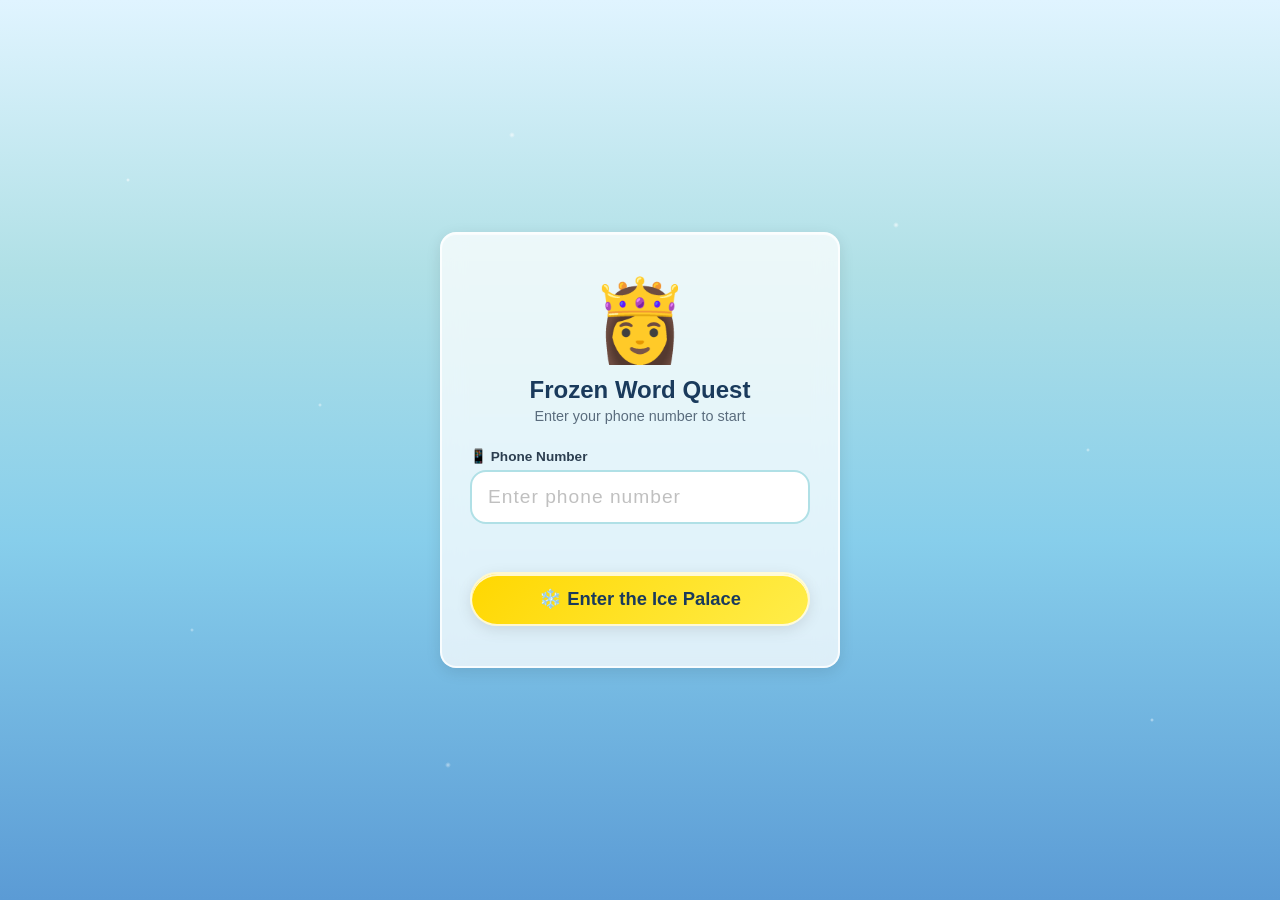
<file: index.html>
<!DOCTYPE html>
<html lang="en">
<head>
<meta charset="UTF-8">
<meta name="viewport" content="width=device-width, initial-scale=1.0">
<title>Frozen Word Quest — Elsa's Ice Palace</title>
<link rel="stylesheet" href="shared/frozen-theme.css">
<style>
  .container { max-width: 800px; margin: 0 auto; padding: 0 16px 40px; position: relative; z-index: 1; }

  /* Top bar */
  .top-bar {
    display: flex; justify-content: space-between; align-items: center;
    padding: 12px 16px; gap: 12px; flex-wrap: wrap;
  }

  /* Elsa's Castle */
  .elsa-stage {
    text-align: center; padding: 20px 16px; position: relative;
  }
  .elsa-figure {
    font-size: 120px; position: relative; display: inline-block;
    transition: all 0.4s;
    filter: drop-shadow(0 8px 20px rgba(135,206,235,0.5));
  }
  .elsa-platform {
    width: 160px; height: 12px; margin: 0 auto 8px;
    background: linear-gradient(90deg, transparent, rgba(255,255,255,0.4), rgba(255,255,255,0.8), rgba(255,255,255,0.4), transparent);
    border-radius: 50%;
  }

  /* Snowflakes around Elsa */
  .snowflake-deco {
    position: absolute; font-size: 28px; animation: floatSnow 3s ease-in-out infinite;
  }
  .snowflake-deco:nth-child(1) { top: 10px; left: 10px; animation-delay: 0s; }
  .snowflake-deco:nth-child(2) { top: 20px; right: 10px; animation-delay: 0.8s; }
  .snowflake-deco:nth-child(3) { bottom: 30px; left: 0; animation-delay: 1.6s; }
  .snowflake-deco:nth-child(4) { bottom: 20px; right: 5px; animation-delay: 2.4s; }
  @keyframes floatSnow {
    0%,100% { transform: translateY(0) rotate(0deg); opacity: 0.7; }
    50% { transform: translateY(-12px) rotate(180deg); opacity: 1; }
  }

  /* Unit & Lesson grid */
  .unit-section { margin-top: 12px; }
  .unit-section h2 {
    font-size: 1.2rem; color: var(--deep-blue); margin-bottom: 8px;
    display: flex; align-items: center; gap: 8px;
  }
  .unit-section h2 .unit-num {
    display: inline-flex; width: 32px; height: 32px; border-radius: 50%;
    background: var(--frost-purple); color: white; align-items: center; justify-content: center;
    font-size: 0.9rem;
  }
  .unit-section.locked h2 .unit-num { background: #aaa; }
  .unit-section.locked { opacity: 0.6; }

  .lesson-grid {
    display: grid; grid-template-columns: repeat(auto-fill, minmax(180px, 1fr));
    gap: 10px; margin-bottom: 16px;
  }
  .lesson-card {
    display: flex; flex-direction: column; gap: 6px;
    padding: 14px 16px;
    background: rgba(255,255,255,0.75);
    backdrop-filter: blur(8px);
    border-radius: var(--radius-sm);
    border: 2px solid rgba(255,255,255,0.8);
    cursor: pointer;
    transition: all 0.2s;
    text-decoration: none;
    color: var(--text-dark);
    box-shadow: 0 2px 8px rgba(0,0,0,0.06);
  }
  .lesson-card:hover {
    transform: translateY(-2px);
    box-shadow: var(--shadow-lg);
  }
  .lesson-card.locked {
    opacity: 0.5; cursor: not-allowed;
    pointer-events: none;
    filter: grayscale(40%);
  }
  .lesson-card .lesson-title {
    font-weight: 700; font-size: 0.95rem;
  }
  .lesson-card .lesson-subtitle {
    font-size: 0.75rem; color: var(--text-light);
  }
  .lesson-card .stage-dots {
    display: flex; gap: 3px;
  }
  .stage-dot {
    width: 14px; height: 14px; border-radius: 50%;
    background: rgba(255,255,255,0.7);
    border: 1.5px solid var(--frost-silver);
  }
  .stage-dot.done {
    background: var(--correct-green); border-color: white;
  }
  .stage-dot.current {
    background: var(--star-yellow); border-color: white;
  }

  /* Gift Shop Modal */
  .modal-overlay {
    display: none; position: fixed; top: 0; left: 0;
    width: 100%; height: 100%; z-index: 1000;
    background: rgba(0,0,0,0.5);
    justify-content: center; align-items: center;
  }
  .modal-overlay.show { display: flex; }

  .modal {
    background: white;
    border-radius: var(--radius);
    padding: 24px;
    max-width: 580px; width: 94%; max-height: 88vh;
    overflow-y: auto;
    box-shadow: var(--shadow-lg);
    position: relative;
    border: 3px solid var(--ice-light);
  }
  .modal h3 {
    text-align: center; font-size: 1.3rem; color: var(--deep-blue); margin-bottom: 16px;
  }
  .modal .close-btn {
    position: absolute; top: 12px; right: 16px;
    font-size: 1.5rem; cursor: pointer; color: var(--text-light);
    background: none; border: none;
  }
  .shop-grid {
    display: grid; grid-template-columns: repeat(auto-fill, minmax(120px, 1fr));
    gap: 10px;
  }
  .shop-item {
    display: flex; flex-direction: column; align-items: center; gap: 4px;
    padding: 12px 8px; border-radius: var(--radius-sm);
    background: var(--snow-white); border: 2px solid var(--ice-light);
    cursor: pointer; transition: all 0.2s;
  }
  .shop-item:hover { transform: translateY(-2px); box-shadow: var(--shadow); }
  .shop-item.owned { border-color: var(--correct-green); background: #E8F5E9; }
  .shop-item .item-emoji { font-size: 2rem; }
  .shop-item .item-name { font-size: 0.75rem; font-weight: 600; text-align: center; }
  .shop-item .item-cost { font-size: 0.7rem; color: var(--gold); }

  /* Equipped badge */
  .equipped-badge {
    font-size: 0.65rem; background: var(--frost-purple); color: white;
    padding: 2px 8px; border-radius: 10px;
  }

  /* Tab navigation for shop */
  .shop-tabs {
    display: flex; gap: 4px; margin-bottom: 12px; justify-content: center;
  }
  .shop-tab {
    padding: 6px 16px; border-radius: 16px;
    background: rgba(255,255,255,0.6); border: 1px solid var(--ice-light);
    cursor: pointer; font-size: 0.85rem; font-weight: 600;
    transition: all 0.2s;
  }
  .shop-tab.active {
    background: var(--frost-purple); color: white; border-color: var(--frost-purple);
  }

  /* Sparkle animation for earning stars */
  .stars-earned {
    position: fixed; top: 50%; left: 50%; transform: translate(-50%, -50%);
    font-size: 3rem; z-index: 2000; pointer-events: none;
    animation: starUp 1.5s ease-out forwards;
  }
  @keyframes starUp {
    0% { opacity: 1; transform: translate(-50%,-50%) scale(0.5); }
    50% { opacity: 1; transform: translate(-50%,-80%) scale(1.3); }
    100% { opacity: 0; transform: translate(-50%,-120%) scale(0.8); }
  }
</style>
</head>
<body>

<div class="container">

  <!-- Top Bar -->
  <div class="top-bar">
    <div class="star-bar" id="starBar">
      <span class="star-icon">⭐</span>
      <span id="starCount">0</span>
    </div>
    <button class="ice-btn purple" onclick="openShop()">🎁 Gift Shop</button>
    <button class="ice-btn" onclick="logout()" style="font-size:0.8rem;padding:6px 14px;">🚪 Leave</button>
  </div>

  <!-- Elsa Stage -->
  <div class="elsa-stage">
    <div class="elsa-figure" id="elsaFigure">👸</div>
    <div class="elsa-platform"></div>
    <p style="color:var(--deep-blue);font-weight:700;margin-top:4px;">Elsa's Ice Palace</p>
  </div>

  <!-- Unit & Lesson Grid -->
  <div id="unitGrid"></div>

</div>

<!-- Gift Shop Modal -->
<div class="modal-overlay" id="shopModal">
  <div class="modal" id="shopModalInner">
    <button class="close-btn" onclick="closeShop()">✕</button>
    <h3>🎁 Elsa's Gift Shop</h3>
    <div class="star-bar" style="justify-content:center;margin-bottom:12px;">
      <span class="star-icon">⭐</span>
      <span id="shopStarCount">0</span>
      <span>available</span>
    </div>

    <!-- Main Tabs -->
    <div class="shop-tabs" id="mainTabs">
      <button class="shop-tab active" data-maintab="shop" onclick="switchMainTab('shop')">🛍️ Shop</button>
      <button class="shop-tab" data-maintab="inventory" onclick="switchMainTab('inventory')">🎒 My Items</button>
      <button class="shop-tab" data-maintab="dressup" onclick="switchMainTab('dressup')">👗 Dress Up</button>
    </div>

    <!-- Sub-tabs for Shop (food/clothes/accessories) -->
    <div class="shop-tabs" id="subTabs">
      <button class="shop-tab active" data-shoptab="food" onclick="switchShopTab('food')">🍰 Food</button>
      <button class="shop-tab" data-shoptab="clothes" onclick="switchShopTab('clothes')">👗 Clothes</button>
      <button class="shop-tab" data-shoptab="accessories" onclick="switchShopTab('accessories')">💎 Accessories</button>
    </div>

    <!-- Shop Grid -->
    <div class="shop-grid" id="shopGrid"></div>

    <!-- Inventory Grid -->
    <div class="shop-grid" id="inventoryGrid" style="display:none;"></div>

    <!-- Dress Up Area -->
    <div id="dressupArea" style="display:none;text-align:center;">
      <div id="elsaFullBody" style="position:relative;width:240px;height:340px;margin:8px auto;">
        <!-- Head -->
        <div id="elsaHead" style="position:absolute;top:0;left:50%;transform:translateX(-50%);width:80px;height:80px;background:#FFE0BD;border-radius:50%;border:2px solid #E8C9A0;z-index:5;">
          <!-- Hair -->
          <div style="position:absolute;top:-10px;left:-6px;width:92px;height:55px;background:#FFD54F;border-radius:50% 50% 0 0;"></div>
          <!-- Braid -->
          <div style="position:absolute;top:28px;left:-12px;width:14px;height:55px;background:#FFD54F;border-radius:0 0 7px 7px;"></div>
          <!-- Eyes -->
          <div style="position:absolute;top:30px;left:18px;width:8px;height:10px;background:white;border-radius:50%;"></div>
          <div style="position:absolute;top:31px;left:20px;width:4px;height:4px;background:#333;border-radius:50%;"></div>
          <div style="position:absolute;top:30px;left:48px;width:8px;height:10px;background:white;border-radius:50%;"></div>
          <div style="position:absolute;top:31px;left:50px;width:4px;height:4px;background:#333;border-radius:50%;"></div>
          <!-- Smile -->
          <div style="position:absolute;top:46px;left:28px;width:18px;height:7px;border-bottom:2.5px solid #E57373;border-radius:0 0 9px 9px;"></div>
          <!-- Blush -->
          <div style="position:absolute;top:38px;left:10px;width:11px;height:6px;background:#FFCDD2;border-radius:50%;opacity:0.6;"></div>
          <div style="position:absolute;top:38px;left:54px;width:11px;height:6px;background:#FFCDD2;border-radius:50%;opacity:0.6;"></div>
        </div>
        <!-- Neck -->
        <div style="position:absolute;top:78px;left:50%;transform:translateX(-50%);width:20px;height:14px;background:#FFE0BD;z-index:4;"></div>
        <!-- Body/Torso -->
        <div id="elsaTorso" style="position:absolute;top:90px;left:50%;transform:translateX(-50%);width:66px;height:70px;background:#64B5F6;border-radius:14px 14px 3px 3px;z-index:3;">
          <!-- Belt -->
          <div style="position:absolute;top:0;left:7px;width:52px;height:5px;background:#0D47A1;border-radius:2px;"></div>
          <!-- Snowflake -->
          <div style="position:absolute;top:22px;left:20px;font-size:18px;color:white;opacity:0.3;">❄</div>
        </div>
        <!-- Arms -->
        <div style="position:absolute;top:96px;left:62px;width:13px;height:52px;background:#FFE0BD;border-radius:6px;z-index:2;"></div>
        <div style="position:absolute;top:96px;right:62px;width:13px;height:52px;background:#FFE0BD;border-radius:6px;z-index:2;"></div>
        <!-- Dress/skirt overlay -->
        <div id="elsaClothesLayer" style="position:absolute;top:80px;left:50%;transform:translateX(-50%);font-size:90px;z-index:4;pointer-events:none;line-height:1;"></div>
        <!-- Legs -->
        <div style="position:absolute;top:158px;left:54px;width:14px;height:50px;background:#FFE0BD;border-radius:7px;z-index:2;"></div>
        <div style="position:absolute;top:158px;right:54px;width:14px;height:50px;background:#FFE0BD;border-radius:7px;z-index:2;"></div>
        <!-- Shoes -->
        <div style="position:absolute;top:204px;left:48px;width:22px;height:10px;background:#1565C0;border-radius:10px 4px 4px 10px;z-index:2;"></div>
        <div style="position:absolute;top:204px;right:48px;width:22px;height:10px;background:#1565C0;border-radius:4px 10px 10px 4px;z-index:2;"></div>
        <!-- Accessory overlay -->
        <div id="elsaAccLayer" style="position:absolute;top:-22px;left:50%;transform:translateX(-50%);font-size:42px;z-index:6;pointer-events:none;line-height:1;"></div>
      </div>
      <p style="font-size:0.8rem;color:var(--text-light);margin-top:4px;">Click an item below to dress Elsa</p>
      <div class="shop-grid" id="dressupItems"></div>
    </div>
  </div>
</div>

<script src="data/words.js"></script>
<script src="shared/storage.js"></script>
<script src="shared/tts.js"></script>

<script>
// ========================================
// Login check
// ========================================
(function() {
  const token = localStorage.getItem('frozen_word_quest_login');
  if (!token) { window.location.href = 'login.html'; return; }
  try {
    const data = JSON.parse(atob(token));
    if (!data.phone || data.expires <= Date.now()) {
      localStorage.removeItem('frozen_word_quest_login');
      window.location.href = 'login.html';
      return;
    }
  } catch(e) {
    window.location.href = 'login.html';
    return;
  }
})();

// ========================================
// Init
// ========================================
var state;
try {
  state = Storage.load();
} catch(e) {
  document.getElementById('unitGrid').innerHTML = '<div class="frost-card" style="margin:20px;padding:20px;background:#FFEBEE;"><h2>Storage Error</h2><p>' + e.message + '</p></div>';
}

function init() {
  try {
    updateStarDisplay();
    renderUnits();
    var grid = document.getElementById('unitGrid');
    if (!grid.innerHTML.trim()) {
      grid.innerHTML = '<div class="frost-card" style="margin:20px;padding:20px;"><p>Grid empty. WORD_DATA: ' + (typeof WORD_DATA !== 'undefined' ? Object.keys(WORD_DATA).join(',') : 'UNDEFINED') + '</p><p>Storage: ' + (typeof Storage !== 'undefined' ? 'OK' : 'UNDEFINED') + '</p></div>';
    }
  } catch(e) {
    document.getElementById('unitGrid').innerHTML = '<div class="frost-card" style="margin:20px;padding:20px;background:#FFEBEE;border:3px solid #F44336;"><h2>Error</h2><p>' + e.message + '</p></div>';
  }
}

function logout() {
  localStorage.removeItem('frozen_word_quest_login');
  window.location.href = 'login.html';
}

function updateStarDisplay() {
  const s = Storage.load();
  document.getElementById('starCount').textContent = s.stars;
  document.getElementById('shopStarCount').textContent = s.stars;
}

function renderUnits() {
  const grid = document.getElementById('unitGrid');
  grid.innerHTML = '';

  for (const [unitId, unitData] of Object.entries(WORD_DATA)) {
    const section = document.createElement('div');
    section.className = 'unit-section';
    section.innerHTML = `
      <h2>
        <span class="unit-num">❄️</span>
        ${unitData.title}
      </h2>
    `;

    const lessonGrid = document.createElement('div');
    lessonGrid.className = 'lesson-grid';

    for (const [lessonId, lessonData] of Object.entries(unitData.lessons)) {
      const isReview = lessonId === 'review';
      const hasWords = isReview || (lessonData.words && lessonData.words.length > 0);

      // Get progress
      const prog = Storage.getProgress(unitId, lessonId);
      const stages = ['story','listen','wordsearch','match','boss'];
      const completedStages = stages.filter(s => prog[s] !== undefined).length;
      const lessonCompleted = prog.completed;

      const card = document.createElement('a');
      card.className = 'lesson-card';
      if (isReview) card.style.borderColor = 'var(--frost-purple)';
      if (isReview) card.style.borderWidth = '3px';

      if (hasWords) {
        card.href = isReview
          ? `stages/1-flashcard.html?unit=${unitId}&lesson=review`
          : `stages/1-story.html?unit=${unitId}&lesson=${lessonId}`;
      }

      // Stage dots
      let dotsHtml = '';
      stages.forEach((s, i) => {
        let dotClass = '';
        if (prog[s] !== undefined) dotClass = 'done';
        else if (!lessonCompleted && i === completedStages) dotClass = 'current';
        dotsHtml += `<span class="stage-dot ${dotClass}"></span>`;
      });

      const wordCount = isReview ? '39 words (Review)' : (lessonData.words ? lessonData.words.length + ' words' : 'Coming soon');
      card.innerHTML = `
        <div class="lesson-title">${isReview ? '🔄 ' : '📖 '}${lessonData.title}</div>
        <div class="lesson-subtitle">${wordCount} · ${lessonCompleted ? '✅ Complete' : (completedStages > 0 ? completedStages + '/5 done' : '▶ Play')}</div>
        <div class="stage-dots">${dotsHtml}</div>
      `;

      lessonGrid.appendChild(card);
    }

    section.appendChild(lessonGrid);
    grid.appendChild(section);
  }
}

// ========================================
// Gift Shop
// ========================================
let currentMainTab = 'shop';
let currentShopCategory = 'food';

function openShop() {
  document.getElementById('shopModal').classList.add('show');
  document.getElementById('shopStarCount').textContent = Storage.load().stars;
  switchMainTab('shop');
}

function closeShop() {
  document.getElementById('shopModal').classList.remove('show');
  updateStarDisplay();
  renderUnits();
  updateElsaAppearance();
}

// Main tab switch: Shop / Inventory / Dress Up
function switchMainTab(tab) {
  currentMainTab = tab;
  // Highlight tab
  document.querySelectorAll('#mainTabs .shop-tab').forEach(t => {
    t.classList.toggle('active', t.dataset.maintab === tab);
  });
  // Show/hide sections
  document.getElementById('subTabs').style.display = tab === 'shop' ? 'flex' : 'none';
  document.getElementById('shopGrid').style.display = tab === 'shop' ? 'grid' : 'none';
  document.getElementById('inventoryGrid').style.display = tab === 'inventory' ? 'grid' : 'none';
  document.getElementById('dressupArea').style.display = tab === 'dressup' ? 'block' : 'none';

  if (tab === 'shop') renderShop();
  if (tab === 'inventory') renderInventory();
  if (tab === 'dressup') renderDressUp();
}

// Shop sub-tabs
function switchShopTab(cat) {
  currentShopCategory = cat;
  document.querySelectorAll('#subTabs .shop-tab').forEach(t => {
    t.classList.toggle('active', t.dataset.shoptab === cat);
  });
  renderShop();
}

// Render shop (buy items)
function renderShop() {
  const grid = document.getElementById('shopGrid');
  const s = Storage.load();
  const items = GIFT_SHOP[currentShopCategory];

  grid.innerHTML = items.map(item => {
    const owned = s.inventory.includes(item.id);
    const canBuy = !owned && s.stars >= item.cost;

    return `
      <div class="shop-item ${owned ? 'owned' : ''}" onclick="${owned ? '' : `buyItem('${item.id}', '${currentShopCategory}')`}">
        <span class="item-emoji">${item.emoji}</span>
        <span class="item-name">${item.name}</span>
        ${owned ? '<span class="equipped-badge" style="background:#4CAF50;">Owned</span>' :
          `<span class="item-cost">⭐ ${item.cost}</span>`}
      </div>
    `;
  }).join('');
}

function buyItem(itemId, category) {
  const result = Storage.buyItem(itemId, category);
  if (result.success) {
    const item = GIFT_SHOP[category].find(i => i.id === itemId);
    showStarsEarned(-1 * item.cost);
    updateStarDisplay();
    renderShop();
  } else {
    alert(result.reason === 'Not enough stars' ? 'Not enough stars! ⭐ Complete more stages to earn stars.' : result.reason);
  }
}

// Render inventory (my items)
function renderInventory() {
  const grid = document.getElementById('inventoryGrid');
  const s = Storage.load();
  let allOwned = [];

  for (const [cat, items] of Object.entries(GIFT_SHOP)) {
    items.forEach(item => {
      if (s.inventory.includes(item.id)) {
        allOwned.push({ ...item, category: cat });
      }
    });
  }

  if (allOwned.length === 0) {
    grid.innerHTML = '<p style="text-align:center;color:var(--text-light);grid-column:1/-1;padding:20px;">No items yet. Earn stars and buy gifts!</p>';
    return;
  }

  grid.innerHTML = allOwned.map(item => {
    const equipped = (item.category === 'clothes' && s.outfit.clothes === item.id) ||
                    (item.category === 'accessories' && s.outfit.accessory === item.id);
    return `
      <div class="shop-item owned">
        <span class="item-emoji">${item.emoji}</span>
        <span class="item-name">${item.name}</span>
        ${equipped ? '<span class="equipped-badge">Wearing</span>' :
          `<span class="equipped-badge" style="background:#4CAF50;">Owned</span>`}
      </div>
    `;
  }).join('');
}

// Render dress-up area
function renderDressUp() {
  const s = Storage.load();
  const grid = document.getElementById('dressupItems');

  // Update Elsa's look
  updateDressUpElsa();

  // Show owned clothes + accessories
  let dressItems = [];
  for (const cat of ['clothes', 'accessories']) {
    GIFT_SHOP[cat].forEach(item => {
      if (s.inventory.includes(item.id)) {
        dressItems.push({ ...item, category: cat });
      }
    });
  }

  if (dressItems.length === 0) {
    grid.innerHTML = '<p style="text-align:center;color:var(--text-light);grid-column:1/-1;padding:20px;">Buy some clothes first! Go to 🛍️ Shop.</p>';
    return;
  }

  grid.innerHTML = dressItems.map(item => {
    const equipped = (item.category === 'clothes' && s.outfit.clothes === item.id) ||
                    (item.category === 'accessories' && s.outfit.accessory === item.id);
    return `
      <div class="shop-item ${equipped ? 'owned' : ''}"
           style="${equipped ? 'border-color:var(--frost-purple);border-width:3px;' : ''}"
           onclick="equipOnElsa('${item.id}', '${item.category}')">
        <span class="item-emoji">${item.emoji}</span>
        <span class="item-name">${item.name}</span>
        ${equipped ? '<span class="equipped-badge">Wearing</span>' : '<span style="font-size:0.65rem;color:var(--frost-purple);">Tap to wear</span>'}
      </div>
    `;
  }).join('');
}

function equipOnElsa(itemId, category) {
  const s = Storage.load();
  // If already equipped, unequip it
  if ((category === 'clothes' && s.outfit.clothes === itemId) ||
      (category === 'accessories' && s.outfit.accessory === itemId)) {
    Storage.equipOutfit(category, null);
  } else {
    Storage.equipOutfit(category, itemId);
  }
  renderDressUp();
  updateElsaAppearance();
  updateDressUpElsa();
}

function updateDressUpElsa() {
  const s = Storage.load();
  const accLayer = document.getElementById('elsaAccLayer');
  const clothLayer = document.getElementById('elsaClothesLayer');

  if (s.outfit.accessory) {
    const acc = GIFT_SHOP.accessories.find(i => i.id === s.outfit.accessory);
    accLayer.textContent = acc ? acc.emoji : '';
  } else {
    accLayer.textContent = '';
  }

  if (s.outfit.clothes) {
    const cloth = GIFT_SHOP.clothes.find(i => i.id === s.outfit.clothes);
    clothLayer.textContent = cloth ? cloth.emoji : '';
  } else {
    clothLayer.textContent = '';
  }
}

// Update main page Elsa — always show just the basic Elsa
function updateElsaAppearance() {
  document.getElementById('elsaFigure').textContent = '👸';
}

// Allow equipping null (unequip) in storage
// (storage.js already handles this — equipOutfit with null works)

function showStarsEarned(amount) {
  const el = document.createElement('div');
  el.className = 'stars-earned';
  el.textContent = amount > 0 ? `+${amount} ⭐` : `${amount} ⭐`;
  document.body.appendChild(el);
  setTimeout(() => el.remove(), 1500);
}

// Init on load
init();
updateElsaAppearance();
</script>

</body>
</html>
</file>
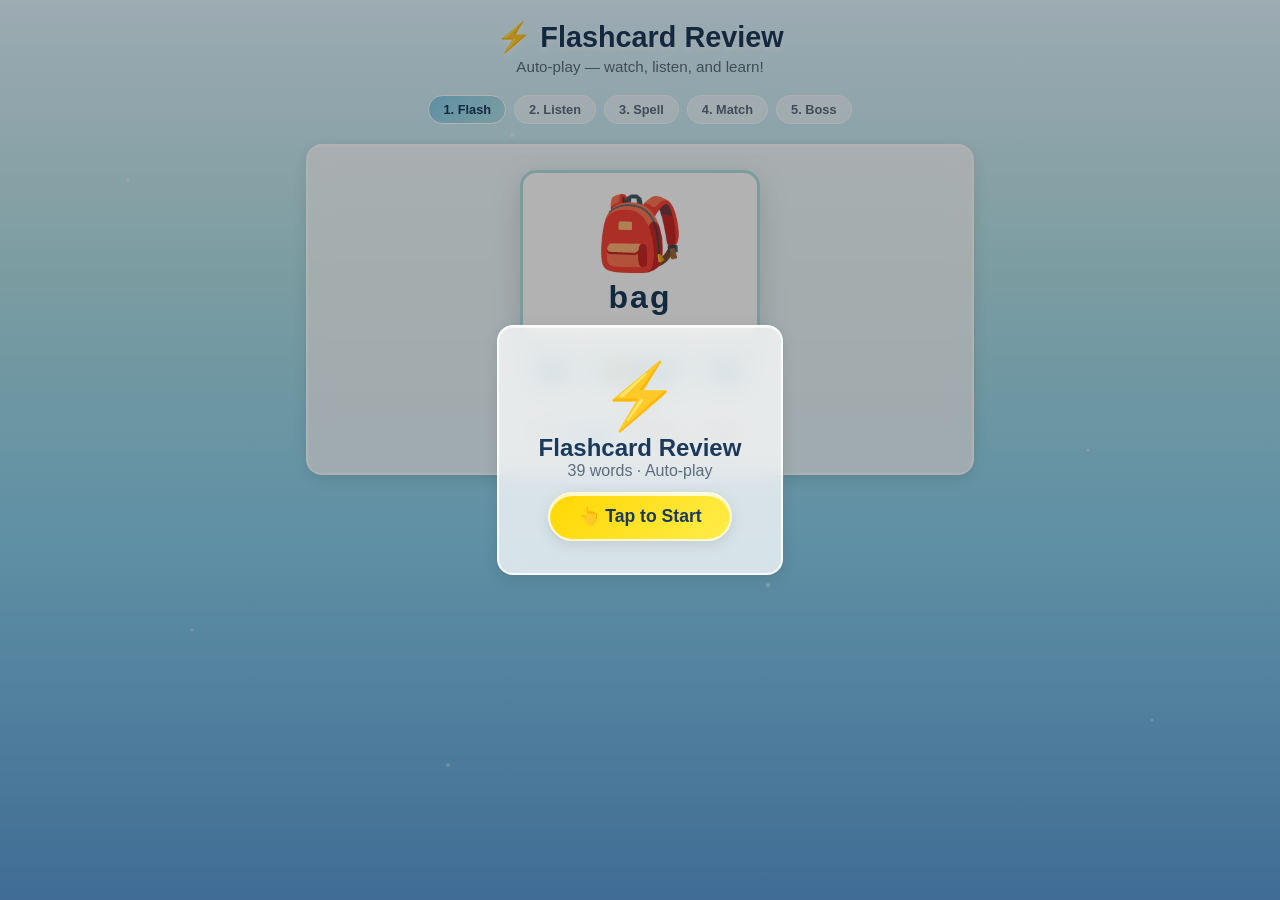
<file: 1-flashcard.html>
<!DOCTYPE html>
<html lang="en">
<head>
<meta charset="UTF-8">
<meta name="viewport" content="width=device-width, initial-scale=1.0">
<title>Review — Flashcard</title>
<link rel="stylesheet" href="../shared/frozen-theme.css">
<style>
  .container { max-width: 700px; margin: 0 auto; padding: 0 16px 40px; position: relative; z-index: 1; }
  .stage-nav { display: flex; justify-content: center; gap: 8px; padding: 12px; flex-wrap: wrap; }
  .stage-nav a { text-decoration: none; padding: 6px 14px; border-radius: 20px; font-size: 0.8rem; font-weight: 600; background: rgba(255,255,255,0.5); border: 1px solid rgba(255,255,255,0.6); color: var(--text-light); }
  .stage-nav a.active { background: linear-gradient(135deg, var(--ice-blue), var(--ice-light)); color: var(--deep-blue); border-color: white; }
  .stage-nav a.done { background: var(--correct-green); color: white; border-color: white; }

  .flashcard-area { text-align: center; padding: 24px 20px; margin-top: 8px; min-height: 300px; display: flex; flex-direction: column; align-items: center; justify-content: center; gap: 10px; }
  .flashcard-card { width: 240px; padding: 24px 16px; background: white; border-radius: var(--radius); box-shadow: var(--shadow-lg); border: 3px solid var(--ice-light); display: flex; flex-direction: column; align-items: center; gap: 10px; transition: all 0.3s; }
  .flashcard-emoji { font-size: 4.5rem; line-height: 1; }
  .flashcard-word { font-size: 2rem; font-weight: 800; color: var(--deep-blue); letter-spacing: 2px; }

  .flashcard-controls { display: flex; gap: 12px; align-items: center; flex-wrap: wrap; justify-content: center; }
  .flashcard-counter { font-size: 0.9rem; color: var(--text-light); font-weight: 600; min-width: 60px; text-align: center; }

  .speed-btns { display: flex; gap: 4px; }
  .speed-btn { padding: 4px 12px; border-radius: 12px; border: 1.5px solid var(--frost-silver); background: white; cursor: pointer; font-size: 0.75rem; font-weight: 600; transition: all 0.15s; }
  .speed-btn.active { background: var(--ice-blue); border-color: var(--ice-blue); color: white; }

  .complete-section { text-align: center; padding: 30px; animation: popIn 0.5s ease-out; }
</style>
</head>
<body>
<div class="container">
  <div class="page-header"><h1>⚡ Flashcard Review</h1><p class="subtitle">Auto-play — watch, listen, and learn!</p></div>
  <div class="stage-nav" id="stageNav"></div>

  <!-- Start overlay -->
  <div id="startOverlay" style="position:fixed;top:0;left:0;width:100%;height:100%;background:rgba(0,0,0,0.3);z-index:100;display:flex;align-items:center;justify-content:center;cursor:pointer;" onclick="startWithGesture()">
    <div class="frost-card" style="text-align:center;padding:32px 40px;">
      <div style="font-size:4rem;">⚡</div>
      <h2 style="color:var(--deep-blue);">Flashcard Review</h2>
      <p style="color:var(--text-light);">39 words · Auto-play</p>
      <button class="ice-btn gold" style="margin-top:12px;">👆 Tap to Start</button>
    </div>
  </div>

  <div id="gameArea">
    <div class="frost-card flashcard-area">
      <div class="flashcard-card" id="flashcardCard">
        <div class="flashcard-emoji" id="cardEmoji"></div>
        <div class="flashcard-word" id="cardWord"></div>
      </div>
      <div class="flashcard-controls">
        <button class="ice-btn" onclick="prevCard()" style="font-size:0.85rem;padding:8px 16px;">◀</button>
        <button class="ice-btn" id="playPauseBtn" onclick="togglePlay()" style="font-size:0.85rem;padding:8px 20px;">⏸️ Pause</button>
        <button class="ice-btn" onclick="nextCard()" style="font-size:0.85rem;padding:8px 16px;">▶</button>
      </div>
      <div class="flashcard-counter" id="cardCounter">1/0</div>
      <div class="speed-btns">
        <span style="font-size:0.7rem;color:var(--text-light);">Speed:</span>
        <button class="speed-btn active" onclick="setSpeed(2000)">Fast</button>
        <button class="speed-btn" onclick="setSpeed(2200)">Normal</button>
        <button class="speed-btn" onclick="setSpeed(3500)">Slow</button>
      </div>
    </div>
  </div>

  <div id="completeSection" style="display:none;"><div class="frost-card complete-section"><h2>🌟 Great Review!</h2><p>All 39 words reviewed!</p><div style="margin-top:20px;"><a class="ice-btn gold" href="2-listen.html?unit=2&lesson=review">⭐ Continue to Stage 2</a></div></div></div>
</div>

<script src="../data/words.js"></script>
<script src="../shared/storage.js"></script>
<script src="../shared/tts.js"></script>
<script src="../shared/emoji-helper.js"></script>

<script>
const params = new URLSearchParams(window.location.search);
const unitId = params.get('unit') || '2';
const unitData = WORD_DATA[unitId];
let allWords = [];
const seenF = new Set();
for (const [lid, ldata] of Object.entries(unitData.lessons)) {
  if (lid !== 'review' && ldata.words) {
    ldata.words.forEach(w => {
      if (!seenF.has(w.en.toLowerCase())) { seenF.add(w.en.toLowerCase()); allWords.push(w); }
    });
  }
}

let currentIdx = 0;
let isPlaying = true;
let speed = 2000;
let timer = null;
let hasUserGesture = false;

function startWithGesture() {
  if (hasUserGesture) return;
  hasUserGesture = true;
  document.getElementById('startOverlay').style.display = 'none';
  // Speak first word to unlock Chrome's speech API
  const w = allWords[0];
  if (w) { const s = window.speechSynthesis; s.cancel(); const u = new SpeechSynthesisUtterance(w.en); u.volume = 0; u.rate = 2; s.speak(u); }
  showCard();
  resetTimer();
}

function buildStageNav() {
  const nav = document.getElementById('stageNav');
  const stages = [
    { id: 'flashcard', name: '1. Flash', file: '1-flashcard.html' },
    { id: 'review-listen', name: '2. Listen', file: '2-listen.html' },
    { id: 'review-spell', name: '3. Spell', file: '3-spell.html' },
    { id: 'review-match', name: '4. Match', file: '4-match.html' },
    { id: 'review-boss', name: '5. Boss', file: '5-boss.html' }
  ];
  nav.innerHTML = stages.map(s => {
    let cls = s.id === 'flashcard' ? 'active' : '';
    return `<a href="${s.file}?unit=${unitId}&lesson=review" class="${cls}">${s.name}</a>`;
  }).join('');
}

let speechQueue = [];
let isSpeaking = false;

function showCard() {
  if (currentIdx >= allWords.length) {
    stopTimer();
    document.getElementById('gameArea').style.display = 'none';
    document.getElementById('completeSection').style.display = 'block';
    Storage.completeStage(unitId, 'review', 'story', STAGE_STARS.story);
    buildStageNav();
    return;
  }
  const w = allWords[currentIdx];
  document.getElementById('cardEmoji').innerHTML = emojiHTML(w.emoji);
  document.getElementById('cardWord').textContent = w.en;
  document.getElementById('cardCounter').textContent = (currentIdx+1) + '/' + allWords.length;

  // Speak immediately — fire and forget, Chrome handles the queue
  speakFlash(w.en);
}

// Preload voices on page load
let voicesReady = false;
window.speechSynthesis.onvoiceschanged = () => { voicesReady = true; };
window.speechSynthesis.getVoices();

function speakFlash(word) {
  const synth = window.speechSynthesis;
  if (!synth) return;

  // Cancel any previous speech
  synth.cancel();

  const utter = new SpeechSynthesisUtterance(word);
  utter.lang = 'en-US';
  utter.rate = 0.85;
  utter.pitch = 1.1;
  utter.volume = 1.0;

  // Use a US English voice if available
  const voices = synth.getVoices();
  const enVoice = voices.find(v => v.lang.startsWith('en-US'));
  if (enVoice) utter.voice = enVoice;

  synth.speak(utter);
}

function nextCard() {
  if (currentIdx < allWords.length - 1) { currentIdx++; showCard(); resetTimer(); }
  else { currentIdx = allWords.length; showCard(); }
}
function prevCard() { stopTimer(); if (currentIdx > 0) { currentIdx--; showCard(); } }

function togglePlay() {
  isPlaying = !isPlaying;
  document.getElementById('playPauseBtn').textContent = isPlaying ? '⏸️ Pause' : '▶ Play';
  if (isPlaying) resetTimer(); else stopTimer();
}

function setSpeed(ms) {
  speed = ms;
  document.querySelectorAll('.speed-btn').forEach(b => b.classList.remove('active'));
  document.querySelector(`.speed-btn[onclick="setSpeed(${ms})"]`).classList.add('active');
  if (isPlaying) resetTimer();
}

function resetTimer() { stopTimer(); if (isPlaying) timer = setTimeout(autoAdvance, speed); }
function stopTimer() { if (timer) { clearTimeout(timer); timer = null; } }

function autoAdvance() {
  if (!isPlaying) return;
  if (currentIdx < allWords.length - 1) { currentIdx++; showCard(); resetTimer(); }
  else { currentIdx = allWords.length; showCard(); stopTimer(); }
}

document.addEventListener('keydown', e => {
  if (e.key === 'ArrowRight') { nextCard(); }
  else if (e.key === 'ArrowLeft') { prevCard(); }
  else if (e.key === ' ') { e.preventDefault(); togglePlay(); }
});

buildStageNav();
// Show first card visually but wait for user gesture to start audio
showCardSilent();
function showCardSilent() {
  const w = allWords[0];
  document.getElementById('cardEmoji').innerHTML = emojiHTML(w.emoji);
  document.getElementById('cardWord').textContent = w.en;
  document.getElementById('cardCounter').textContent = '1/' + allWords.length;
}
</script>
</body>
</html>
</file>
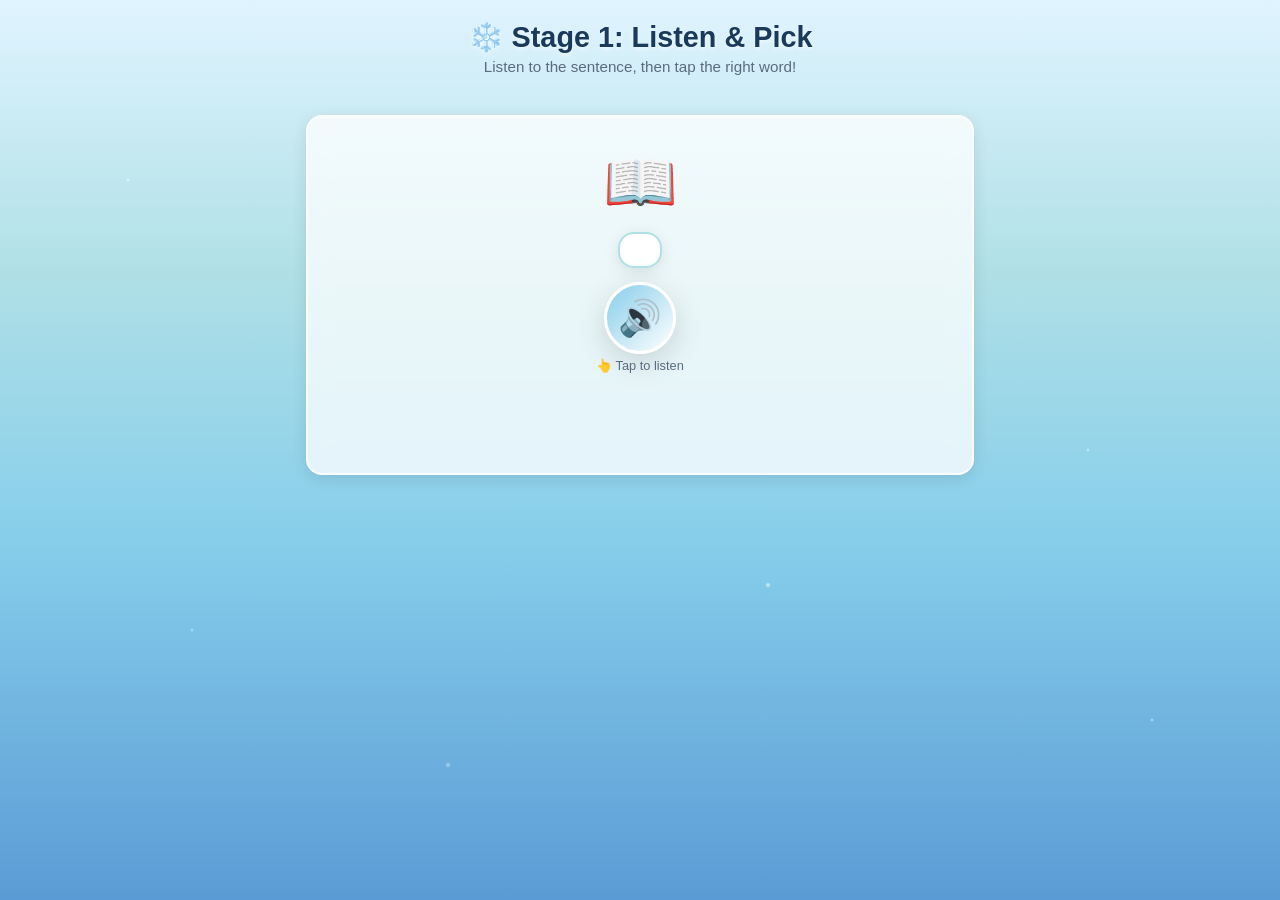
<file: 1-story.html>
<!DOCTYPE html>
<html lang="en">
<head>
<meta charset="UTF-8">
<meta name="viewport" content="width=device-width, initial-scale=1.0">
<title>Stage 1 — Listen & Pick</title>
<link rel="stylesheet" href="../shared/frozen-theme.css">
<style>
  .container { max-width: 700px; margin: 0 auto; padding: 0 16px 40px; position: relative; z-index: 1; }

  .stage-nav {
    display: flex; justify-content: center; gap: 8px; padding: 12px; flex-wrap: wrap;
  }
  .stage-nav a {
    text-decoration: none; padding: 6px 14px; border-radius: 20px;
    font-size: 0.8rem; font-weight: 600;
    background: rgba(255,255,255,0.5);
    border: 1px solid rgba(255,255,255,0.6);
    color: var(--text-light);
  }
  .stage-nav a.active {
    background: linear-gradient(135deg, var(--ice-blue), var(--ice-light));
    color: var(--deep-blue); border-color: white;
  }
  .stage-nav a.done { background: var(--correct-green); color: white; border-color: white; }

  /* Game card */
  .game-card {
    text-align: center; padding: 20px 16px; margin-top: 8px;
    min-height: 360px; display: flex; flex-direction: column;
    align-items: center; justify-content: center; gap: 14px;
  }

  /* Emoji */
  .scene-emoji {
    font-size: 60px;
    animation: floatEmoji 2s ease-in-out infinite;
  }
  @keyframes floatEmoji {
    0%,100% { transform: translateY(0); }
    50% { transform: translateY(-10px); }
  }

  /* Sentence display */
  .sentence-box {
    background: white; border-radius: var(--radius);
    padding: 16px 20px; max-width: 520px; margin: 0 auto;
    font-size: 1.2rem; line-height: 1.8; color: var(--text-dark);
    box-shadow: var(--shadow); border: 2px solid var(--ice-light);
    position: relative;
  }
  .sentence-box .target-word {
    color: var(--frost-purple); font-weight: 800;
    background: rgba(147,112,219,0.12); padding: 2px 8px; border-radius: 6px;
  }

  /* Speaker button */
  .speaker-wrap { text-align: center; }
  .speaker-btn {
    width: 72px; height: 72px; border-radius: 50%;
    background: linear-gradient(135deg, var(--ice-blue), white);
    border: 3px solid white; box-shadow: var(--shadow-lg);
    cursor: pointer; font-size: 2.2rem;
    display: inline-flex; align-items: center; justify-content: center;
    transition: all 0.2s;
  }
  .speaker-btn:hover { transform: scale(1.08); }
  .speaker-btn.playing {
    border-color: var(--frost-purple);
    background: var(--ice-pale);
  }
  .speaker-btn.done {
    background: var(--correct-green); color: white;
    pointer-events: none;
  }
  .speaker-hint {
    font-size: 0.8rem; color: var(--text-light); margin-top: 4px;
  }

  /* Word choice grid */
  .word-choices {
    display: grid; grid-template-columns: 1fr 1fr; gap: 10px;
    max-width: 400px; margin: 0 auto;
  }
  .word-choice {
    display: flex; align-items: center; gap: 10px;
    padding: 14px 16px; background: white; border-radius: var(--radius);
    box-shadow: var(--shadow); cursor: pointer;
    border: 3px solid transparent; transition: all 0.15s;
    font-size: 1.1rem; font-weight: 700; color: var(--deep-blue);
    user-select: none;
  }
  .word-choice:hover { transform: translateY(-2px); box-shadow: var(--shadow-lg); }
  .word-choice .choice-num {
    width: 30px; height: 30px; border-radius: 50%;
    background: var(--ice-pale); color: var(--deep-blue);
    display: flex; align-items: center; justify-content: center;
    font-size: 0.9rem; font-weight: 800; flex-shrink: 0;
  }
  .word-choice.correct {
    border-color: var(--correct-green); background: #E8F5E9;
    animation: popIn 0.3s ease-out; pointer-events: none;
  }
  .word-choice.correct .choice-num { background: var(--correct-green); color: white; }
  .word-choice.wrong {
    border-color: var(--wrong-red); background: #FFEBEE;
    animation: shake 0.4s ease;
  }

  /* Feedback */
  .feedback-row {
    min-height: 28px; font-size: 1rem; font-weight: 700;
    transition: all 0.2s;
  }
  .feedback-row.good { color: var(--correct-green); }
  .feedback-row.bad { color: var(--wrong-red); }

  /* Progress dots */
  .scene-dots {
    display: flex; gap: 5px; justify-content: center;
  }
  .scene-dot {
    width: 9px; height: 9px; border-radius: 50%;
    background: var(--frost-silver); transition: all 0.3s;
  }
  .scene-dot.current { background: var(--ice-blue); transform: scale(1.5); }
  .scene-dot.visited { background: var(--frost-purple-light); }

  /* Complete */
  .complete-section {
    text-align: center; padding: 24px; animation: popIn 0.5s ease-out;
  }
  .review-grid {
    display: grid; grid-template-columns: repeat(auto-fill, minmax(110px, 1fr));
    gap: 10px; margin-top: 12px;
  }
  .review-card {
    display: flex; align-items: center; gap: 8px;
    padding: 10px 14px; background: white; border-radius: var(--radius-sm);
    box-shadow: 0 2px 6px rgba(0,0,0,0.06);
    cursor: pointer; border: 2px solid transparent; transition: all 0.2s;
  }
  .review-card:hover { border-color: var(--ice-blue); transform: translateY(-2px); }
  .review-card .rev-emoji { font-size: 1.5rem; }
  .review-card .rev-word { font-weight: 700; font-size: 0.85rem; color: var(--deep-blue); }
</style>
</head>
<body>

<div class="container">
  <div class="page-header">
    <h1>❄️ Stage 1: Listen & Pick</h1>
    <p class="subtitle">Listen to the sentence, then tap the right word!</p>
  </div>

  <div class="stage-nav" id="stageNav"></div>

  <!-- Game Card -->
  <div class="frost-card game-card" id="gameCard">
    <!-- Emoji -->
    <div class="scene-emoji" id="sceneEmoji">📖</div>

    <!-- Sentence -->
    <div class="sentence-box" id="sentenceBox"></div>

    <!-- Speaker (click to play) -->
    <div class="speaker-wrap">
      <button class="speaker-btn" id="speakerBtn" onclick="playSentence()">🔊</button>
      <div class="speaker-hint" id="speakerHint">👆 Tap to listen</div>
    </div>

    <!-- Feedback -->
    <div class="feedback-row" id="feedbackRow"></div>

    <!-- Word Choices -->
    <div class="word-choices" id="wordChoices"></div>

    <!-- Progress dots -->
    <div class="scene-dots" id="sceneDots"></div>
  </div>

  <!-- Complete -->
  <div id="completeSection" style="display:none;">
    <div class="frost-card complete-section">
      <h2>🌟 Story Complete!</h2>
      <p style="color:var(--text-light);">Tap each word to hear it again</p>
      <div class="review-grid" id="reviewGrid"></div>
      <div style="margin-top:20px;">
        <button class="ice-btn gold" onclick="goToNextStage()">⭐ Continue to Stage 2</button>
      </div>
    </div>
  </div>
</div>

<script src="../data/words.js"></script>
<script src="../shared/storage.js"></script>
<script src="../shared/tts.js"></script>
<script src="../shared/emoji-helper.js"></script>

<script>
const params = new URLSearchParams(window.location.search);
const unitId = params.get('unit') || '1';
const lessonId = params.get('lesson') || '1';
const lessonData = WORD_DATA[unitId].lessons[lessonId];
const scenes = lessonData.story.scenes;
const allWords = lessonData.words;

let currentScene = 0;
let hasListened = false;
let answered = false;

function shuffleArray(arr) {
  const a = [...arr];
  for (let i = a.length - 1; i > 0; i--) {
    const j = Math.floor(Math.random() * (i + 1));
    [a[i], a[j]] = [a[j], a[i]];
  }
  return a;
}

function buildStageNav() {
  const nav = document.getElementById('stageNav');
  const stages = [
    { id: 'story', name: '1. Story', file: '1-story.html' },
    { id: 'listen', name: '2. Listen', file: '2-listen.html' },
    { id: 'wordsearch', name: '3. Search', file: '3-wordsearch.html' },
    { id: 'match', name: '4. Match', file: '4-match.html' },
    { id: 'boss', name: '5. Boss', file: '5-boss.html' }
  ];
  const prog = Storage.getProgress(unitId, lessonId);
  nav.innerHTML = stages.map(s => {
    let cls = '';
    if (s.id === 'story') cls = 'active';
    if (prog[s.id] !== undefined) cls = 'done';
    return `<a href="${s.file}?unit=${unitId}&lesson=${lessonId}" class="${cls}">${s.name}</a>`;
  }).join('');
}

function renderScene() {
  if (currentScene >= scenes.length) {
    showComplete();
    return;
  }

  const scene = scenes[currentScene];
  hasListened = false;
  answered = false;

  // Emoji
  document.getElementById('sceneEmoji').innerHTML = emojiHTML(scene.emoji);

  // Sentence with highlighted target word
  const sentenceBox = document.getElementById('sentenceBox');
  const target = scene.word;
  // Build highlighted sentence: wrap target word in <span>
  const escapedTarget = target.replace(/[.*+?^${}()|[\]\\]/g, '\\$&');
  const regex = new RegExp(`(<b>)?${escapedTarget}(</b>)?`, 'gi');
  const highlighted = scene.text.replace(regex, `<span class="target-word">${target}</span>`);
  sentenceBox.innerHTML = highlighted;

  // Reset speaker
  const speakerBtn = document.getElementById('speakerBtn');
  speakerBtn.className = 'speaker-btn';
  speakerBtn.textContent = '🔊';
  document.getElementById('speakerHint').textContent = '👆 Tap to listen';

  // Reset feedback
  const fb = document.getElementById('feedbackRow');
  fb.textContent = '';
  fb.className = 'feedback-row';

  // Build word choices
  const distractors = shuffleArray(allWords.filter(w => w.en !== target)).slice(0, 3);
  const choices = shuffleArray([
    { en: target, isTarget: true },
    ...distractors.map(w => ({ en: w.en, isTarget: false }))
  ]);
  renderChoices(choices);

  // Dots
  updateDots();
}

function renderChoices(choices) {
  const grid = document.getElementById('wordChoices');
  // Hide choices until they've listened
  grid.style.opacity = hasListened ? '1' : '0.4';
  grid.style.pointerEvents = hasListened ? 'auto' : 'none';

  grid.innerHTML = choices.map((c, i) => `
    <div class="word-choice" data-target="${c.isTarget}" onclick="pickWord(this, '${c.en.replace(/'/g, "\\'")}', ${c.isTarget})">
      <span class="choice-num">${i + 1}</span>
      <span>${c.en}</span>
    </div>
  `).join('');
}

function enableChoices() {
  const grid = document.getElementById('wordChoices');
  grid.style.opacity = '1';
  grid.style.pointerEvents = 'auto';
}

function updateDots() {
  const dots = document.getElementById('sceneDots');
  dots.innerHTML = scenes.map((_, i) => {
    let cls = 'scene-dot';
    if (i === currentScene) cls += ' current';
    if (i < currentScene) cls += ' visited';
    return `<span class="${cls}"></span>`;
  }).join('');
}

// ========================================
// Play sentence (click to play)
// ========================================
async function playSentence() {
  if (hasListened) return; // Already played for this scene

  const scene = scenes[currentScene];
  const btn = document.getElementById('speakerBtn');
  const hint = document.getElementById('speakerHint');

  btn.classList.add('playing');
  btn.textContent = '🔊';
  hint.textContent = 'Playing...';

  // Get plain text from HTML
  const tempDiv = document.createElement('div');
  tempDiv.innerHTML = scene.text;
  const plainText = tempDiv.textContent;

  // Speak with longer timeout to ensure complete playback
  await TTS.speak(plainText);

  btn.classList.remove('playing');
  btn.classList.add('done');
  btn.textContent = '✅';
  hint.textContent = 'Now pick the word!';
  hasListened = true;
  enableChoices();
}

// ========================================
// Pick the word
// ========================================
function pickWord(el, word, isTarget) {
  if (!hasListened) return; // Must listen first
  if (answered) return;

  const fb = document.getElementById('feedbackRow');

  if (isTarget) {
    // Correct!
    answered = true;
    el.classList.add('correct');
    fb.textContent = '✅ Perfect!';
    fb.className = 'feedback-row good';

    // Brief celebration then next scene
    setTimeout(() => {
      currentScene++;
      renderScene();
    }, 800);
  } else {
    // Wrong — show feedback, let them try again
    el.classList.add('wrong');
    fb.textContent = '❌ Not that one. Try again!';
    fb.className = 'feedback-row bad';

    setTimeout(() => {
      el.classList.remove('wrong');
      fb.textContent = '';
      fb.className = 'feedback-row';
    }, 800);
  }
}

// ========================================
// Complete
// ========================================
function showComplete() {
  document.getElementById('gameCard').style.display = 'none';
  document.getElementById('completeSection').style.display = 'block';

  const grid = document.getElementById('reviewGrid');
  grid.innerHTML = allWords.map(w => `
    <div class="review-card" onclick="TTS.speakWord('${w.en.replace(/'/g, "\\'")}')">
      <span class="rev-emoji">${emojiHTML(w.emoji)}</span>
      <span class="rev-word">${w.en}</span>
    </div>
  `).join('');

  const starsEarned = STAGE_STARS.story;
  Storage.completeStage(unitId, lessonId, 'story', starsEarned);
  buildStageNav();

  const el = document.createElement('div');
  el.textContent = '⭐'.repeat(Math.min(starsEarned, 5));
  el.style.cssText = 'position:fixed;top:50%;left:50%;transform:translate(-50%,-50%);font-size:3rem;z-index:2000;pointer-events:none;animation:starUp 1.5s ease-out forwards;';
  document.body.appendChild(el);
  setTimeout(() => el.remove(), 1500);
}

function goToNextStage() {
  window.location.href = `2-listen.html?unit=${unitId}&lesson=${lessonId}`;
}

// Init
buildStageNav();
renderScene();
</script>

</body>
</html>
</file>
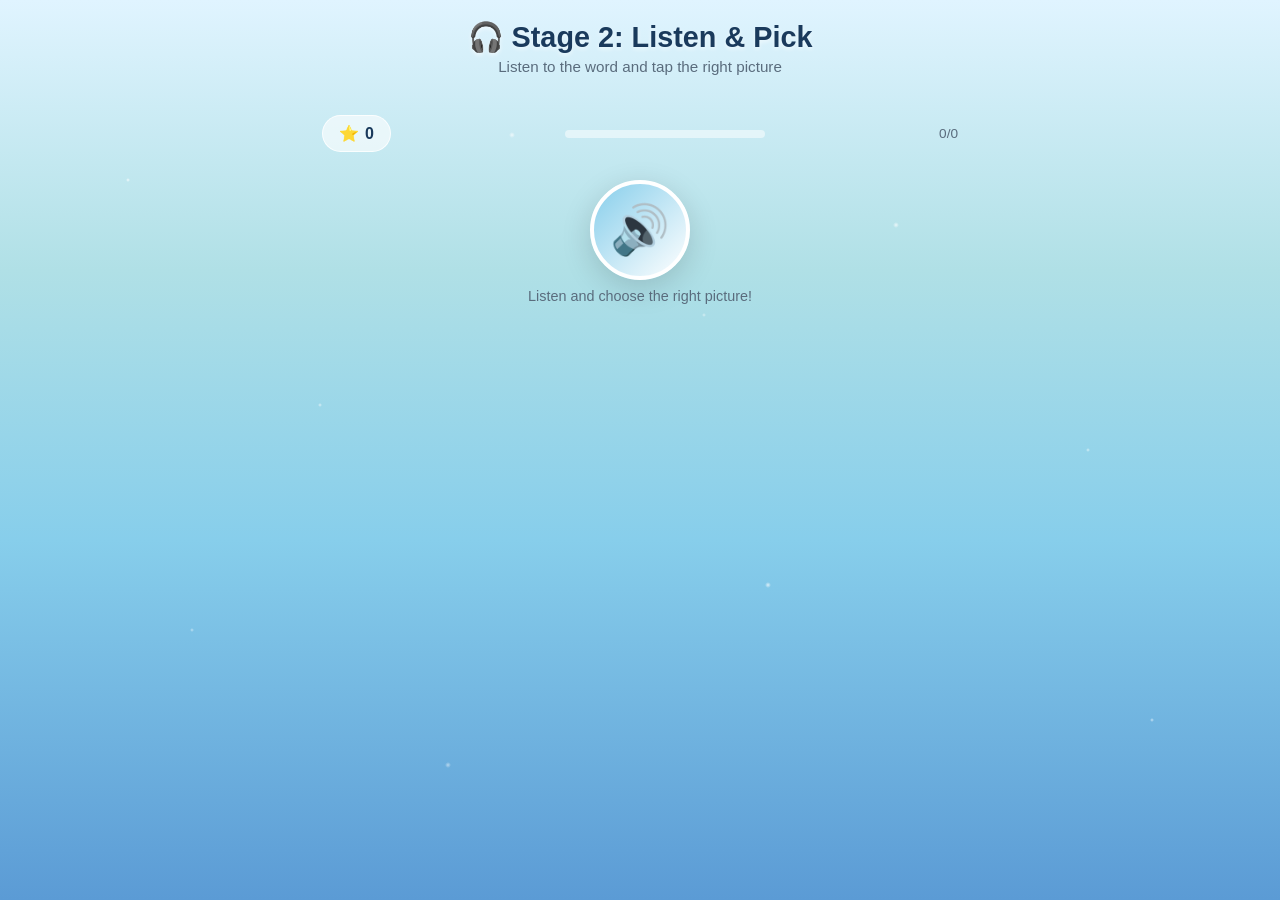
<file: 2-listen.html>
<!DOCTYPE html>
<html lang="en">
<head>
<meta charset="UTF-8">
<meta name="viewport" content="width=device-width, initial-scale=1.0">
<title>Stage 2 — Listen & Pick</title>
<link rel="stylesheet" href="../shared/frozen-theme.css">
<style>
  .container { max-width: 700px; margin: 0 auto; padding: 0 16px 40px; position: relative; z-index: 1; }

  /* Stage Navigation */
  .stage-nav {
    display: flex; justify-content: center; gap: 8px; padding: 12px; flex-wrap: wrap;
  }
  .stage-nav a {
    text-decoration: none; padding: 6px 14px; border-radius: 20px;
    font-size: 0.8rem; font-weight: 600;
    background: rgba(255,255,255,0.5);
    border: 1px solid rgba(255,255,255,0.6);
    color: var(--text-light);
  }
  .stage-nav a.active {
    background: linear-gradient(135deg, var(--ice-blue), var(--ice-light));
    color: var(--deep-blue); border-color: white;
  }
  .stage-nav a.done { background: var(--correct-green); color: white; border-color: white; }

  /* Score & Progress */
  .score-bar {
    display: flex; justify-content: space-between; align-items: center;
    padding: 8px 16px; gap: 12px; flex-wrap: wrap;
  }

  /* Speaker area */
  .speaker-zone {
    text-align: center; padding: 20px;
  }
  .speaker-btn {
    width: 100px; height: 100px; border-radius: 50%;
    background: linear-gradient(135deg, var(--ice-blue), white);
    border: 4px solid white; box-shadow: var(--shadow-lg);
    cursor: pointer; font-size: 3rem;
    transition: all 0.2s; display: inline-flex;
    align-items: center; justify-content: center;
  }
  .speaker-btn:hover { transform: scale(1.08); }
  .speaker-btn.playing {
    animation: speakerPulse 0.6s ease-in-out infinite;
    border-color: var(--frost-purple);
  }
  @keyframes speakerPulse {
    0%,100% { box-shadow: 0 0 0 0 rgba(147,112,219,0.4); }
    50% { box-shadow: 0 0 0 20px rgba(147,112,219,0); }
  }
  .speaker-hint {
    color: var(--text-light); font-size: 0.9rem; margin-top: 8px;
  }

  /* Choice grid */
  .choice-grid {
    display: grid; grid-template-columns: 1fr 1fr; gap: 14px;
    padding: 8px 16px; max-width: 420px; margin: 0 auto;
  }
  .choice-card {
    display: flex; flex-direction: column; align-items: center; gap: 6px;
    padding: 20px 16px; background: white; border-radius: var(--radius);
    box-shadow: var(--shadow); cursor: pointer; border: 3px solid transparent;
    transition: all 0.2s; user-select: none;
  }
  .choice-card:hover { transform: translateY(-3px); box-shadow: var(--shadow-lg); }
  .choice-card.correct {
    border-color: var(--correct-green);
    background: #E8F5E9;
    animation: popIn 0.4s ease-out;
  }
  .choice-card.wrong {
    border-color: var(--wrong-red);
    background: #FFEBEE;
    animation: shake 0.4s ease;
  }
  .choice-card .choice-emoji { font-size: 3rem; }

  /* Question counter */
  .q-counter {
    display: flex; gap: 6px; justify-content: center; padding: 8px;
  }
  .q-dot {
    width: 14px; height: 14px; border-radius: 50%;
    background: rgba(255,255,255,0.6);
    border: 1.5px solid var(--frost-silver);
  }
  .q-dot.correct-q { background: var(--correct-green); border-color: white; }
  .q-dot.wrong-q { background: var(--wrong-red); border-color: white; }

  /* Complete section */
  .complete-section {
    text-align: center; padding: 30px; animation: popIn 0.5s ease-out;
  }
  .complete-section .big-emoji { font-size: 4rem; }
  .result-stars { font-size: 2rem; letter-spacing: 4px; margin: 12px 0; }
</style>
</head>
<body>

<div class="container">
  <div class="page-header">
    <h1>🎧 Stage 2: Listen & Pick</h1>
    <p class="subtitle">Listen to the word and tap the right picture</p>
  </div>

  <div class="stage-nav" id="stageNav"></div>

  <div id="gameArea">
    <div class="score-bar">
      <div class="star-bar">
        <span>⭐</span><span id="scoreDisplay">0</span>
      </div>
      <div class="progress-bar" style="max-width:200px;">
        <div class="fill" id="progressFill" style="width:0%"></div>
      </div>
      <span style="font-size:0.85rem;color:var(--text-light);" id="roundDisplay">0/0</span>
    </div>

    <div class="speaker-zone">
      <button class="speaker-btn" id="speakerBtn" onclick="playWord()">🔊</button>
      <p class="speaker-hint">Listen and choose the right picture!</p>
    </div>

    <div class="choice-grid" id="choiceGrid"></div>

    <div class="q-counter" id="qCounter"></div>
  </div>

  <div id="completeSection" style="display:none;">
    <div class="frost-card complete-section">
      <div class="big-emoji">🎉</div>
      <h2>Great Listening!</h2>
      <div class="result-stars" id="resultStars"></div>
      <p style="color:var(--text-light);" id="resultText"></p>
      <div style="margin-top:20px;">
        <button class="ice-btn gold" onclick="goToNext()">⭐ Continue to Stage 3</button>
      </div>
    </div>
  </div>
</div>

<script src="../data/words.js"></script>
<script src="../shared/storage.js"></script>
<script src="../shared/tts.js"></script>
<script src="../shared/emoji-helper.js"></script>

<script>
const params = new URLSearchParams(window.location.search);
const unitId = params.get('unit') || '1';
const lessonId = params.get('lesson') || '1';
const lessonData = WORD_DATA[unitId].lessons[lessonId];
// For review, combine all lesson words (deduplicate by word)
let allWords = lessonData.words || [];
if (lessonId === 'review' || allWords.length === 0) {
  const seen = new Set();
  allWords = [];
  for (const [lid, ldata] of Object.entries(WORD_DATA[unitId].lessons)) {
    if (lid !== 'review' && ldata.words) {
      ldata.words.forEach(w => {
        if (!seen.has(w.en.toLowerCase())) { seen.add(w.en.toLowerCase()); allWords.push(w); }
      });
    }
  }
}

// Select 8 random words (or all if less than 8)
const gameWords = shuffleArray([...allWords]).slice(0, Math.min(8, allWords.length));

let currentQ = 0;
let score = 0;
let results = [];
let answered = false;

function shuffleArray(arr) {
  const a = [...arr];
  for (let i = a.length - 1; i > 0; i--) {
    const j = Math.floor(Math.random() * (i + 1));
    [a[i], a[j]] = [a[j], a[i]];
  }
  return a;
}

function buildStageNav() {
  const nav = document.getElementById('stageNav');
  const stages = [
    { id: 'story', name: '1. Story', file: '1-story.html' },
    { id: 'listen', name: '2. Listen', file: '2-listen.html' },
    { id: 'wordsearch', name: '3. Search', file: '3-wordsearch.html' },
    { id: 'match', name: '4. Match', file: '4-match.html' },
    { id: 'boss', name: '5. Boss', file: '5-boss.html' }
  ];
  const prog = Storage.getProgress(unitId, lessonId);
  nav.innerHTML = stages.map(s => {
    let cls = '';
    if (s.id === 'listen') cls = 'active';
    if (prog[s.id] !== undefined) cls = 'done';
    return `<a href="${s.file}?unit=${unitId}&lesson=${lessonId}" class="${cls}">${s.name}</a>`;
  }).join('');
}

function renderQuestion() {
  if (currentQ >= gameWords.length) {
    showComplete();
    return;
  }

  answered = false;
  const target = gameWords[currentQ];

  // Build 4 options (1 correct + 3 distractors)
  const distractors = shuffleArray(allWords.filter(w => w.en !== target.en)).slice(0, 3);
  const options = shuffleArray([target, ...distractors]);

  // Render choices
  const grid = document.getElementById('choiceGrid');
  grid.innerHTML = options.map(w => `
    <div class="choice-card" data-word="${w.en}" onclick="selectAnswer(this, '${w.en.replace(/'/g, "\\'")}')">
      <span class="choice-emoji">${emojiHTML(w.emoji)}</span>
    </div>
  `).join('');

  // Update UI
  document.getElementById('roundDisplay').textContent = `${currentQ + 1}/${gameWords.length}`;
  document.getElementById('progressFill').style.width = ((currentQ / gameWords.length) * 100) + '%';
  document.getElementById('scoreDisplay').textContent = score;

  // Update q-counter dots
  updateQCounter();

  // Auto-play word
  setTimeout(() => playWord(), 400);
}

function updateQCounter() {
  const counter = document.getElementById('qCounter');
  counter.innerHTML = gameWords.map((_, i) => {
    let cls = 'q-dot';
    if (results[i] === true) cls += ' correct-q';
    if (results[i] === false) cls += ' wrong-q';
    return `<span class="${cls}"></span>`;
  }).join('');
}

async function playWord() {
  if (currentQ >= gameWords.length) return;
  const btn = document.getElementById('speakerBtn');
  btn.classList.add('playing');
  await TTS.speakWord(gameWords[currentQ].en);
  btn.classList.remove('playing');
}

async function selectAnswer(card, word) {
  if (answered) return;

  const target = gameWords[currentQ].en;
  const correct = word === target;

  if (correct) {
    answered = true;
    card.classList.add('correct');
    score++;
    results.push(true);
    TTS.speak('Great!');
    document.getElementById('scoreDisplay').textContent = score;
    updateQCounter();
    // Advance to next question after brief celebration
    setTimeout(() => {
      currentQ++;
      renderQuestion();
    }, 900);
  } else {
    // Wrong — flash red only, let student find the correct one
    card.classList.add('wrong');
    setTimeout(() => {
      card.classList.remove('wrong');
    }, 800);
  }
}

function showComplete() {
  document.getElementById('gameArea').style.display = 'none';
  document.getElementById('completeSection').style.display = 'block';

  const maxStars = STAGE_STARS.listen;
  const ratio = score / gameWords.length;
  let earned;
  if (ratio >= 0.9) earned = maxStars;
  else if (ratio >= 0.7) earned = maxStars - 1;
  else if (ratio >= 0.5) earned = 1;
  else earned = 0;

  document.getElementById('resultStars').textContent = '⭐'.repeat(earned) + '☆'.repeat(maxStars - earned);
  document.getElementById('resultText').textContent = `You got ${score}/${gameWords.length} correct!`;

  Storage.completeStage(unitId, lessonId, 'listen', earned);
  buildStageNav();

  if (earned >= 2) {
    const el = document.createElement('div');
    el.textContent = '⭐'.repeat(earned);
    el.style.cssText = 'position:fixed;top:50%;left:50%;transform:translate(-50%,-50%);font-size:3rem;z-index:2000;pointer-events:none;animation:starUp 1.5s ease-out forwards;';
    document.body.appendChild(el);
    setTimeout(() => el.remove(), 1500);
  }
}

function goToNext() {
  window.location.href = `3-wordsearch.html?unit=${unitId}&lesson=${lessonId}`;
}

// Init
buildStageNav();
renderQuestion();
</script>

</body>
</html>
</file>
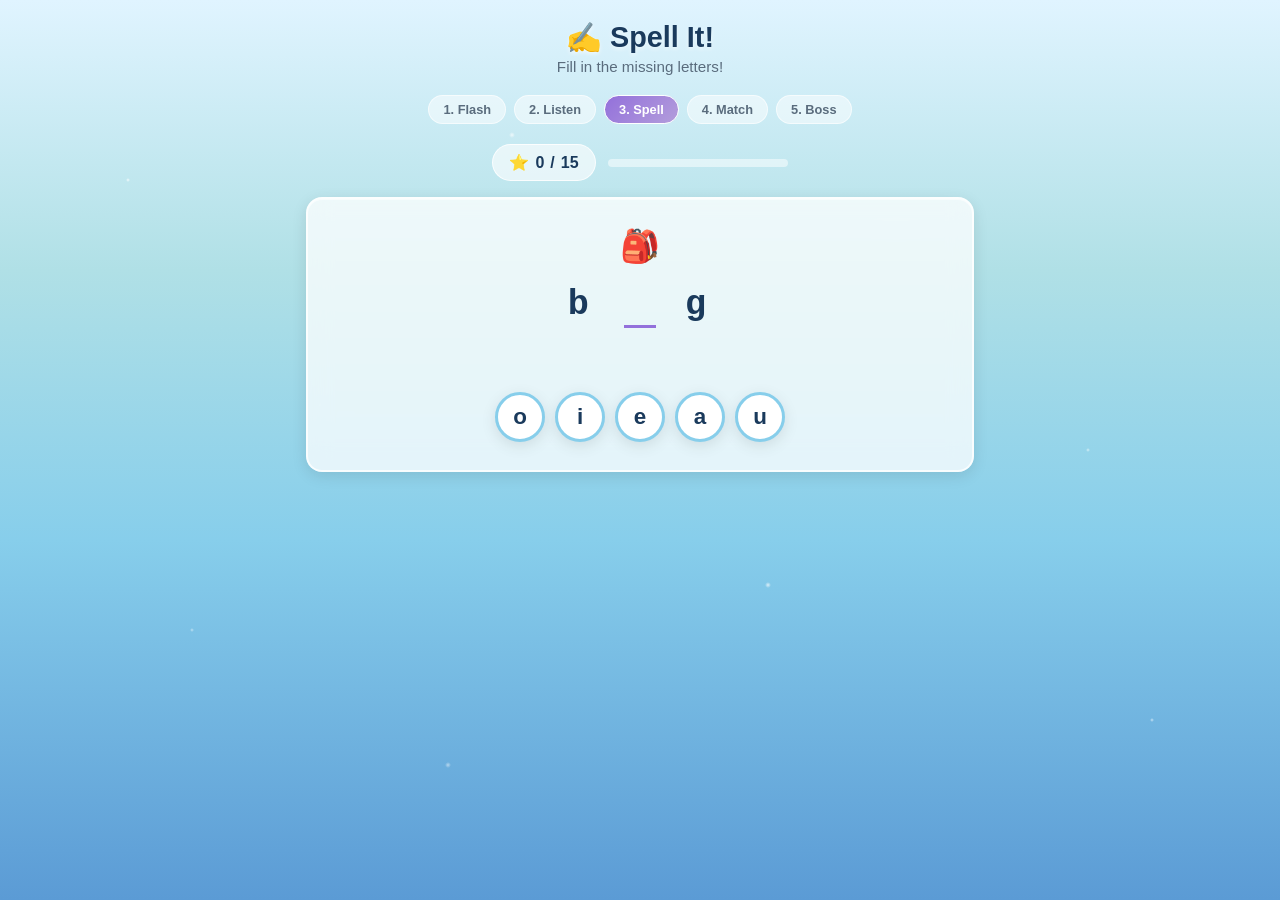
<file: 3-spell.html>
<!DOCTYPE html>
<html lang="en">
<head>
<meta charset="UTF-8">
<meta name="viewport" content="width=device-width, initial-scale=1.0">
<title>Review — Spell It!</title>
<link rel="stylesheet" href="../shared/frozen-theme.css">
<style>
  .container { max-width: 700px; margin: 0 auto; padding: 0 16px 40px; position: relative; z-index: 1; }
  .stage-nav { display: flex; justify-content: center; gap: 8px; padding: 12px; flex-wrap: wrap; }
  .stage-nav a { text-decoration: none; padding: 6px 14px; border-radius: 20px; font-size: 0.8rem; font-weight: 600; background: rgba(255,255,255,0.5); border: 1px solid rgba(255,255,255,0.6); color: var(--text-light); }
  .stage-nav a.active { background: linear-gradient(135deg, var(--frost-purple), var(--frost-purple-light)); color: white; border-color: white; }
  .stage-nav a.done { background: var(--correct-green); color: white; border-color: white; }
  .score-bar { display: flex; justify-content: center; align-items: center; gap: 12px; padding: 8px 16px; flex-wrap: wrap; }

  .spell-card { text-align: center; padding: 28px 20px; margin-top: 8px; min-height: 260px; display: flex; flex-direction: column; align-items: center; justify-content: center; gap: 20px; }
  .spell-hint { font-size: 2.2rem; font-weight: 800; color: var(--deep-blue); letter-spacing: 6px; font-family: 'Courier New', monospace; }
  .spell-hint .blank-slot { display: inline-block; width: 32px; border-bottom: 3px solid var(--frost-purple); margin: 0 2px; color: transparent; transition: all 0.3s; }
  .spell-hint .blank-slot.filled { color: var(--correct-green); border-bottom-color: var(--correct-green); }
  .spell-letter-emoji { font-size: 2rem; }

  .letter-choices { display: flex; flex-wrap: wrap; gap: 10px; justify-content: center; }
  .letter-btn { width: 50px; height: 50px; border-radius: 50%; background: white; border: 3px solid var(--ice-blue); font-size: 1.4rem; font-weight: 800; cursor: pointer; display: flex; align-items: center; justify-content: center; transition: all 0.15s; color: var(--deep-blue); box-shadow: var(--shadow); user-select: none; }
  .letter-btn:hover { transform: scale(1.1); background: var(--ice-pale); }
  .letter-btn.used { background: var(--correct-green); color: white; border-color: white; pointer-events: none; opacity: 0.5; }
  .letter-btn.wrong-flash { border-color: var(--wrong-red); background: #FFEBEE; animation: shake 0.4s ease; }

  .spell-feedback { min-height: 24px; font-weight: 700; font-size: 1rem; }
  .spell-feedback.good { color: var(--correct-green); }
  .spell-feedback.bad { color: var(--wrong-red); }

  .complete-section { text-align: center; padding: 30px; animation: popIn 0.5s ease-out; }
</style>
</head>
<body>
<div class="container">
  <div class="page-header"><h1>✍️ Spell It!</h1><p class="subtitle">Fill in the missing letters!</p></div>
  <div class="stage-nav" id="stageNav"></div>

  <div id="gameArea">
    <div class="score-bar">
      <div class="star-bar"><span>⭐</span><span id="scoreDisplay">0</span>/<span id="totalDisplay">0</span></div>
      <div class="progress-bar" style="max-width:180px;"><div class="fill" id="progressFill" style="width:0%"></div></div>
    </div>
    <div class="frost-card spell-card">
      <div class="spell-letter-emoji" id="spellEmoji"></div>
      <div class="spell-hint" id="spellHint"></div>
      <div class="spell-feedback" id="spellFeedback"></div>
      <div class="letter-choices" id="letterChoices"></div>
    </div>
  </div>

  <div id="completeSection" style="display:none;"><div class="frost-card complete-section"><h2>🌟 Great Spelling!</h2><p id="resultText"></p><div style="margin-top:20px;"><a class="ice-btn gold" href="4-match.html?unit=2&lesson=review">⭐ Continue</a></div></div></div>
</div>

<script src="../data/words.js"></script>
<script src="../shared/storage.js"></script>
<script src="../shared/tts.js"></script>

<script>
const params = new URLSearchParams(window.location.search);
const unitId = params.get('unit') || '2';
const unitData = WORD_DATA[unitId];
const spellData = unitData.lessons.review?.spell || [];
let spells = [...spellData];
let currentQ = 0;
let score = 0;
let answered = false;
let blanksFilled = 0;
let totalBlanks = 0;

// Count total blanks
spells.forEach(s => totalBlanks += s.missing.length);

function buildStageNav() {
  const nav = document.getElementById('stageNav');
  const stages = [
    { id: 'flashcard', name: '1. Flash', file: '1-flashcard.html' },
    { id: 'review-listen', name: '2. Listen', file: '2-listen.html' },
    { id: 'review-spell', name: '3. Spell', file: '3-spell.html' },
    { id: 'review-match', name: '4. Match', file: '4-match.html' },
    { id: 'review-boss', name: '5. Boss', file: '5-boss.html' }
  ];
  nav.innerHTML = stages.map(s => {
    let cls = s.id === 'review-spell' ? 'active' : '';
    return `<a href="${s.file}?unit=${unitId}&lesson=review" class="${cls}">${s.name}</a>`;
  }).join('');
}

function renderQuestion() {
  if (currentQ >= spells.length) {
    showComplete();
    return;
  }
  answered = false;
  const spell = spells[currentQ];
  const missing = [...spell.missing]; // copy
  const filled = new Array(missing.length).fill(false);

  // Store state on the DOM
  document.getElementById('spellHint').dataset.missing = JSON.stringify(missing);
  document.getElementById('spellHint').dataset.filled = JSON.stringify(filled);
  document.getElementById('spellHint').dataset.remaining = missing.length;

  // Find emoji from unit words
  let emoji = '📝';
  for (const [lid, ldata] of Object.entries(unitData.lessons)) {
    if (lid === 'review') continue;
    const found = (ldata.words||[]).find(w => w.en.toLowerCase() === spell.word.toLowerCase());
    if (found) { emoji = found.emoji; break; }
  }
  document.getElementById('spellEmoji').textContent = emoji;

  // Render hint with blanks
  let html = '';
  let blankIdx = 0;
  for (const ch of spell.hint) {
    if (ch === '_') {
      html += `<span class="blank-slot" id="slot${blankIdx}">_</span>`;
      blankIdx++;
    } else if (ch !== ' ') {
      html += ch;
    } else {
      html += ' ';
    }
  }
  document.getElementById('spellHint').innerHTML = html;

  // Letter choices
  const choices = [...new Set([...spell.missing, ...spell.distractors])];
  const shuffled = choices.sort(() => Math.random() - 0.5);
  document.getElementById('letterChoices').innerHTML = shuffled.map(l =>
    `<div class="letter-btn" onclick="pickLetter(this, '${l}')">${l}</div>`
  ).join('');

  document.getElementById('spellFeedback').textContent = '';
  document.getElementById('spellFeedback').className = 'spell-feedback';
  document.getElementById('scoreDisplay').textContent = score;
  document.getElementById('totalDisplay').textContent = spells.length;
  document.getElementById('progressFill').style.width = ((currentQ / spells.length)*100) + '%';
}

function pickLetter(el, letter) {
  if (answered) return;
  const missing = JSON.parse(document.getElementById('spellHint').dataset.missing);
  const filled = JSON.parse(document.getElementById('spellHint').dataset.filled);

  // Find first unfilled slot that needs this letter
  let slotIdx = -1;
  for (let i = 0; i < missing.length; i++) {
    if (!filled[i] && missing[i] === letter) { slotIdx = i; break; }
  }

  const fb = document.getElementById('spellFeedback');
  if (slotIdx >= 0) {
    // Correct!
    filled[slotIdx] = true;
    document.getElementById('spellHint').dataset.filled = JSON.stringify(filled);
    const remaining = parseInt(document.getElementById('spellHint').dataset.remaining) - 1;
    document.getElementById('spellHint').dataset.remaining = remaining;

    const slot = document.getElementById('slot' + slotIdx);
    if (slot) { slot.textContent = letter; slot.classList.add('filled'); }
    el.classList.add('used');
    TTS.speak(letter);

    if (remaining <= 0) {
      // Word complete!
      answered = true;
      score++;
      fb.textContent = '✅ ' + spells[currentQ].word + '!';
      fb.className = 'spell-feedback good';
      TTS.speakWord(spells[currentQ].word);
      setTimeout(() => { currentQ++; renderQuestion(); }, 900);
    } else {
      fb.textContent = '👍 Good!';
      fb.className = 'spell-feedback good';
      setTimeout(() => { fb.textContent = ''; fb.className = 'spell-feedback'; }, 600);
    }
  } else {
    el.classList.add('wrong-flash');
    fb.textContent = '❌ Try again!';
    fb.className = 'spell-feedback bad';
    setTimeout(() => { el.classList.remove('wrong-flash'); fb.textContent = ''; fb.className = 'spell-feedback'; }, 700);
  }
}

function showComplete() {
  document.getElementById('gameArea').style.display = 'none';
  document.getElementById('completeSection').style.display = 'block';
  document.getElementById('resultText').textContent = score + '/' + spells.length + ' words spelled!';
  Storage.completeStage(unitId, 'review', 'wordsearch', STAGE_STARS.wordsearch);
  buildStageNav();
}

buildStageNav();
renderQuestion();
</script>
</body>
</html>
</file>
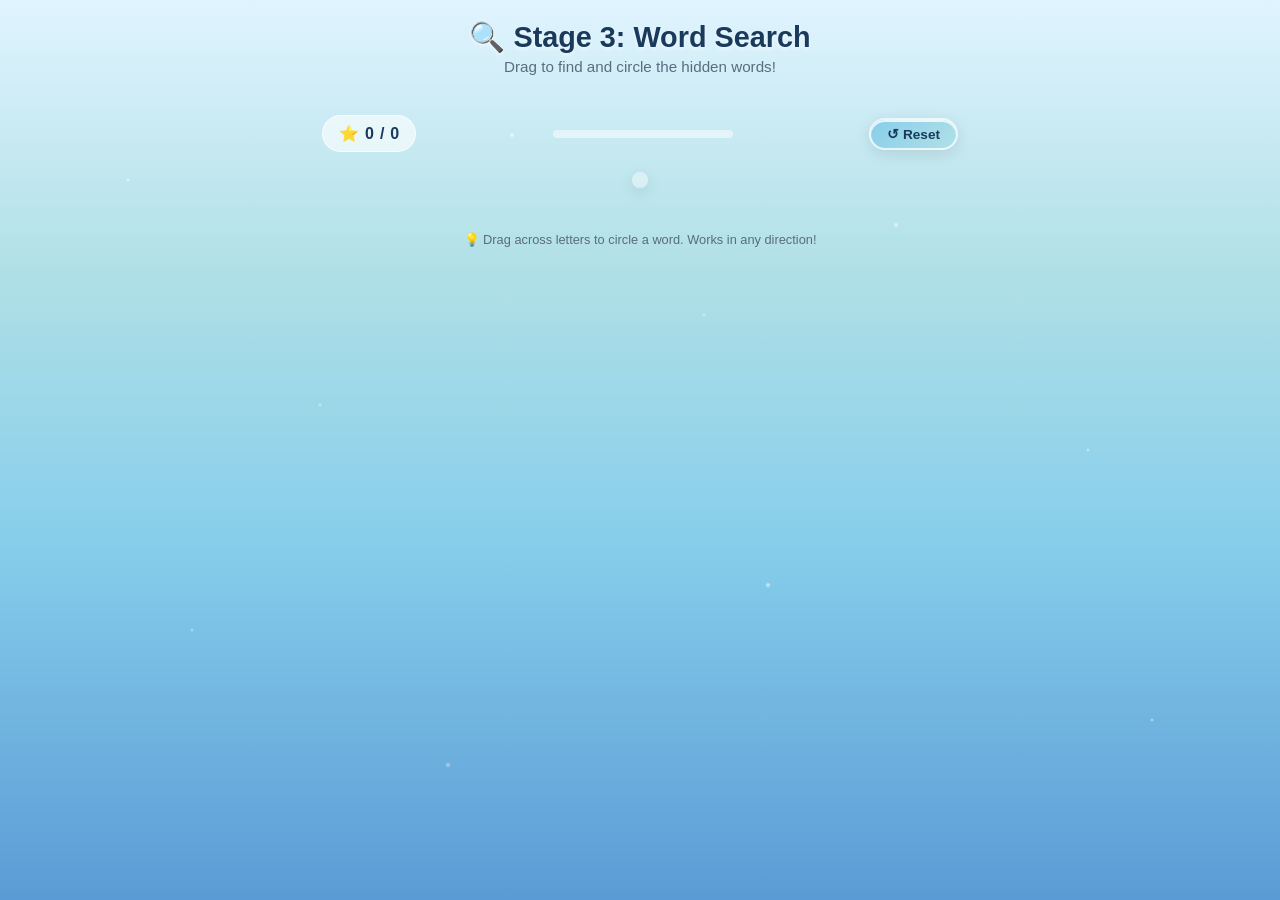
<file: 3-wordsearch.html>
<!DOCTYPE html>
<html lang="en">
<head>
<meta charset="UTF-8">
<meta name="viewport" content="width=device-width, initial-scale=1.0">
<title>Stage 3 — Word Search</title>
<link rel="stylesheet" href="../shared/frozen-theme.css">
<style>
  .container { max-width: 700px; margin: 0 auto; padding: 0 16px 40px; position: relative; z-index: 1; }

  .stage-nav {
    display: flex; justify-content: center; gap: 8px; padding: 12px; flex-wrap: wrap;
  }
  .stage-nav a {
    text-decoration: none; padding: 6px 14px; border-radius: 20px;
    font-size: 0.8rem; font-weight: 600;
    background: rgba(255,255,255,0.5);
    border: 1px solid rgba(255,255,255,0.6);
    color: var(--text-light);
  }
  .stage-nav a.active {
    background: linear-gradient(135deg, var(--ice-blue), var(--ice-light));
    color: var(--deep-blue); border-color: white;
  }
  .stage-nav a.done { background: var(--correct-green); color: white; border-color: white; }

  /* Grid container */
  .grid-wrapper {
    display: flex; justify-content: center; padding: 12px;
    user-select: none; -webkit-user-select: none;
    touch-action: none;
  }
  .letter-grid {
    display: grid; gap: 3px;
    background: rgba(255,255,255,0.4);
    padding: 8px; border-radius: var(--radius);
    box-shadow: var(--shadow);
  }
  .letter-cell {
    width: 38px; height: 38px;
    display: flex; align-items: center; justify-content: center;
    background: white; border-radius: 6px;
    font-size: 1.1rem; font-weight: 700;
    color: var(--deep-blue);
    cursor: pointer;
    border: 2px solid transparent;
    transition: all 0.15s;
    position: relative;
  }
  .letter-cell:hover { background: var(--ice-pale); }
  .letter-cell.selected {
    background: var(--ice-blue);
    border-color: var(--frost-purple);
    color: white;
    transform: scale(1.05);
  }
  .letter-cell.found {
    background: var(--correct-green);
    color: white;
    border-color: #388E3C;
    animation: popIn 0.3s ease-out;
  }

  /* Word list */
  .word-list {
    display: flex; flex-wrap: wrap; gap: 8px; justify-content: center; padding: 12px;
  }
  .word-badge {
    padding: 6px 14px; border-radius: 20px;
    background: rgba(255,255,255,0.7);
    border: 2px solid var(--frost-silver);
    font-size: 0.9rem; font-weight: 700;
    color: var(--text-light);
    transition: all 0.3s;
  }
  .word-badge.found {
    background: var(--correct-green);
    color: white;
    border-color: white;
    text-decoration: line-through;
  }

  /* Score bar */
  .score-bar {
    display: flex; justify-content: space-between; align-items: center;
    padding: 8px 16px; gap: 12px; flex-wrap: wrap;
  }

  /* Complete */
  .complete-section {
    text-align: center; padding: 30px; animation: popIn 0.5s ease-out;
  }
  .complete-section .big-emoji { font-size: 4rem; }
</style>
</head>
<body>

<div class="container">
  <div class="page-header">
    <h1>🔍 Stage 3: Word Search</h1>
    <p class="subtitle">Drag to find and circle the hidden words!</p>
  </div>

  <div class="stage-nav" id="stageNav"></div>

  <div id="gameArea">
    <div class="score-bar">
      <div class="star-bar"><span>⭐</span><span id="foundCount">0</span>/<span id="totalCount">0</span></div>
      <div class="progress-bar" style="max-width:180px;">
        <div class="fill" id="progressFill" style="width:0%"></div>
      </div>
      <button class="ice-btn" onclick="resetSelection()" style="font-size:0.85rem;padding:6px 16px;">↺ Reset</button>
    </div>

    <div class="grid-wrapper">
      <div class="letter-grid" id="letterGrid"></div>
    </div>

    <div class="word-list" id="wordList"></div>

    <p style="text-align:center;color:var(--text-light);font-size:0.8rem;margin-top:8px;">
      💡 Drag across letters to circle a word. Works in any direction!
    </p>
  </div>

  <div id="completeSection" style="display:none;">
    <div class="frost-card complete-section">
      <div class="big-emoji">🏆</div>
      <h2>All Words Found!</h2>
      <p id="resultStars" style="font-size:1.5rem;margin:8px 0;"></p>
      <div style="margin-top:20px;">
        <button class="ice-btn gold" onclick="goToNext()">⭐ Continue to Stage 4</button>
      </div>
    </div>
  </div>
</div>

<script src="../data/words.js"></script>
<script src="../shared/storage.js"></script>
<script src="../shared/tts.js"></script>

<script>
const params = new URLSearchParams(window.location.search);
const unitId = params.get('unit') || '1';
const lessonId = params.get('lesson') || '1';
const lessonData = WORD_DATA[unitId].lessons[lessonId];

const GRID_SIZE = lessonData.wordSearch.gridSize || 8;
// Only use shorter words (≤5 letters) for young kids, pick max 8
let targetWords = lessonData.wordSearch.words
  .map(w => w.toLowerCase())
  .filter(w => w.length <= 5)
  .slice(0, 8);

let grid = [];
let selectedCells = [];
let foundWords = [];
let isDragging = false;
let dragStartCell = null;

function buildStageNav() {
  const nav = document.getElementById('stageNav');
  const stages = [
    { id: 'story', name: '1. Story', file: '1-story.html' },
    { id: 'listen', name: '2. Listen', file: '2-listen.html' },
    { id: 'wordsearch', name: '3. Search', file: '3-wordsearch.html' },
    { id: 'match', name: '4. Match', file: '4-match.html' },
    { id: 'boss', name: '5. Boss', file: '5-boss.html' }
  ];
  const prog = Storage.getProgress(unitId, lessonId);
  nav.innerHTML = stages.map(s => {
    let cls = '';
    if (s.id === 'wordsearch') cls = 'active';
    if (prog[s.id] !== undefined) cls = 'done';
    return `<a href="${s.file}?unit=${unitId}&lesson=${lessonId}" class="${cls}">${s.name}</a>`;
  }).join('');
}

// ========================================
// Generate word search grid
// ========================================
function generateGrid() {
  // Initialize empty grid
  grid = Array.from({length: GRID_SIZE}, () => Array(GRID_SIZE).fill(''));

  // Place each word — only horizontal & vertical for young kids
  const directions = [
    [0,1], [1,0], [0,-1], [-1,0]
  ];

  for (const word of targetWords) {
    let placed = false;
    let attempts = 0;

    while (!placed && attempts < 100) {
      attempts++;
      const dir = directions[Math.floor(Math.random() * directions.length)];
      const row = Math.floor(Math.random() * GRID_SIZE);
      const col = Math.floor(Math.random() * GRID_SIZE);

      // Check if word fits
      const endRow = row + dir[0] * (word.length - 1);
      const endCol = col + dir[1] * (word.length - 1);

      if (endRow < 0 || endRow >= GRID_SIZE || endCol < 0 || endCol >= GRID_SIZE) continue;

      // Check overlap
      let canPlace = true;
      for (let i = 0; i < word.length; i++) {
        const r = row + dir[0] * i;
        const c = col + dir[1] * i;
        if (grid[r][c] !== '' && grid[r][c] !== word[i]) {
          canPlace = false;
          break;
        }
      }

      if (canPlace) {
        for (let i = 0; i < word.length; i++) {
          const r = row + dir[0] * i;
          const c = col + dir[1] * i;
          grid[r][c] = word[i];
        }
        placed = true;
      }
    }
  }

  // Fill empty cells with random letters
  const letters = 'abcdefghijklmnopqrstuvwxyz';
  for (let r = 0; r < GRID_SIZE; r++) {
    for (let c = 0; c < GRID_SIZE; c++) {
      if (grid[r][c] === '') {
        grid[r][c] = letters[Math.floor(Math.random() * letters.length)];
      }
    }
  }
}

function renderGrid() {
  const gridEl = document.getElementById('letterGrid');
  gridEl.style.gridTemplateColumns = `repeat(${GRID_SIZE}, 38px)`;

  gridEl.innerHTML = '';
  for (let r = 0; r < GRID_SIZE; r++) {
    for (let c = 0; c < GRID_SIZE; c++) {
      const cell = document.createElement('div');
      cell.className = 'letter-cell';
      cell.textContent = grid[r][c];
      cell.dataset.row = r;
      cell.dataset.col = c;

      // Mouse events
      cell.addEventListener('mousedown', (e) => startDrag(r, c, e));
      cell.addEventListener('mouseenter', (e) => continueDrag(r, c, e));
      cell.addEventListener('mouseup', (e) => endDrag(e));

      // Touch events
      cell.addEventListener('touchstart', (e) => startDrag(r, c, e));
      cell.addEventListener('touchmove', (e) => {
        e.preventDefault();
        const touch = e.touches[0];
        const el = document.elementFromPoint(touch.clientX, touch.clientY);
        if (el && el.classList.contains('letter-cell')) {
          const tr = parseInt(el.dataset.row);
          const tc = parseInt(el.dataset.col);
          continueDrag(tr, tc, e);
        }
      });
      cell.addEventListener('touchend', (e) => endDrag(e));

      gridEl.appendChild(cell);
    }
  }

  // Global mouse up
  document.addEventListener('mouseup', (e) => endDrag(e));
}

function startDrag(r, c, e) {
  e.preventDefault();
  isDragging = true;
  selectedCells = [{r, c}];
  dragStartCell = {r, c};
  updateCellStyles();
}

function continueDrag(r, c, e) {
  if (!isDragging) return;

  // Only add if adjacent or in a straight line from previous selections
  if (selectedCells.length === 0) return;

  // Allow backtracking: if the cell was already selected and is the previous one, remove it
  if (selectedCells.length >= 2) {
    const prev = selectedCells[selectedCells.length - 2];
    if (prev.r === r && prev.c === c) {
      selectedCells.pop();
      updateCellStyles();
      return;
    }
  }

  // Check if already selected
  if (selectedCells.some(s => s.r === r && s.c === c)) return;

  // Determine direction
  if (selectedCells.length === 1) {
    // Any adjacent cell is fine
    const dr = Math.abs(r - selectedCells[0].r);
    const dc = Math.abs(c - selectedCells[0].c);
    if (dr <= 1 && dc <= 1 && (dr + dc > 0)) {
      selectedCells.push({r, c});
    }
  } else {
    // Must continue in same direction
    const dRow = selectedCells[1].r - selectedCells[0].r;
    const dCol = selectedCells[1].c - selectedCells[0].c;
    const last = selectedCells[selectedCells.length - 1];
    const expectedR = last.r + dRow;
    const expectedC = last.c + dCol;
    if (r === expectedR && c === expectedC) {
      selectedCells.push({r, c});
    }
  }

  updateCellStyles();
}

function endDrag(e) {
  if (!isDragging) return;
  isDragging = false;

  // Check if selected cells form a valid word
  const selectedWord = selectedCells.map(s => grid[s.r][s.c]).join('');
  const reversedWord = [...selectedWord].reverse().join('');

  const matchWord = targetWords.find(w => w === selectedWord || w === reversedWord);
  if (matchWord && !foundWords.includes(matchWord)) {
    // Word found!
    foundWords.push(matchWord);

    // Mark cells as found
    selectedCells.forEach(s => {
      const cell = document.querySelector(`.letter-cell[data-row="${s.r}"][data-col="${s.c}"]`);
      if (cell) cell.classList.add('found');
    });

    // Update word list
    updateWordList();

    // Speak
    TTS.speakWord(matchWord);

    // Update progress
    document.getElementById('foundCount').textContent = foundWords.length;
    document.getElementById('progressFill').style.width = ((foundWords.length / targetWords.length) * 100) + '%';

    // Check if all found
    if (foundWords.length === targetWords.length) {
      setTimeout(showComplete, 800);
    }
  }

  selectedCells = [];
  updateCellStyles();
}

function updateCellStyles() {
  document.querySelectorAll('.letter-cell').forEach(cell => {
    const r = parseInt(cell.dataset.row);
    const c = parseInt(cell.dataset.col);
    if (selectedCells.some(s => s.r === r && s.c === c)) {
      cell.classList.add('selected');
    } else if (!cell.classList.contains('found')) {
      cell.classList.remove('selected');
    }
  });
}

function resetSelection() {
  selectedCells = [];
  updateCellStyles();
}

function updateWordList() {
  const list = document.getElementById('wordList');
  list.innerHTML = targetWords.map(w => {
    const found = foundWords.includes(w);
    return `<span class="word-badge ${found ? 'found' : ''}">${w}</span>`;
  }).join('');
}

function showComplete() {
  document.getElementById('gameArea').style.display = 'none';
  document.getElementById('completeSection').style.display = 'block';

  const maxStars = STAGE_STARS.wordsearch;
  document.getElementById('resultStars').textContent = '⭐'.repeat(maxStars) + ' You earned ' + maxStars + ' stars!';

  Storage.completeStage(unitId, lessonId, 'wordsearch', maxStars);
  buildStageNav();

  const el = document.createElement('div');
  el.textContent = '⭐'.repeat(maxStars);
  el.style.cssText = 'position:fixed;top:50%;left:50%;transform:translate(-50%,-50%);font-size:3rem;z-index:2000;pointer-events:none;animation:starUp 1.5s ease-out forwards;';
  document.body.appendChild(el);
  setTimeout(() => el.remove(), 1500);
}

function goToNext() {
  window.location.href = `4-match.html?unit=${unitId}&lesson=${lessonId}`;
}

// Init
buildStageNav();
generateGrid();
renderGrid();
updateWordList();
document.getElementById('totalCount').textContent = targetWords.length;
document.getElementById('foundCount').textContent = '0';
</script>

</body>
</html>
</file>
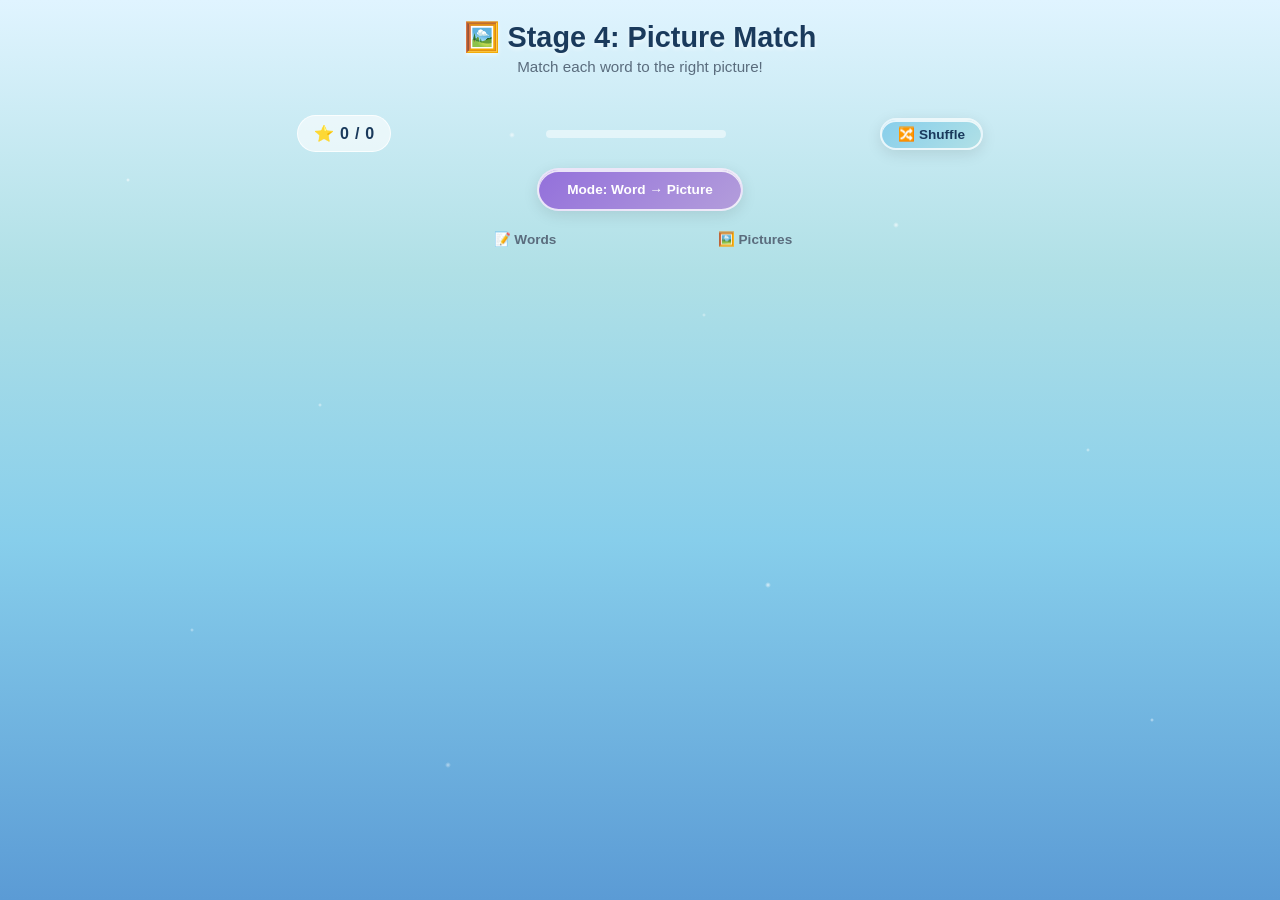
<file: 4-match.html>
<!DOCTYPE html>
<html lang="en">
<head>
<meta charset="UTF-8">
<meta name="viewport" content="width=device-width, initial-scale=1.0">
<title>Stage 4 — Picture Match</title>
<link rel="stylesheet" href="../shared/frozen-theme.css">
<style>
  .container { max-width: 750px; margin: 0 auto; padding: 0 16px 40px; position: relative; z-index: 1; }

  .stage-nav {
    display: flex; justify-content: center; gap: 8px; padding: 12px; flex-wrap: wrap;
  }
  .stage-nav a {
    text-decoration: none; padding: 6px 14px; border-radius: 20px;
    font-size: 0.8rem; font-weight: 600;
    background: rgba(255,255,255,0.5);
    border: 1px solid rgba(255,255,255,0.6);
    color: var(--text-light);
  }
  .stage-nav a.active {
    background: linear-gradient(135deg, var(--ice-blue), var(--ice-light));
    color: var(--deep-blue); border-color: white;
  }
  .stage-nav a.done { background: var(--correct-green); color: white; border-color: white; }

  .score-bar {
    display: flex; justify-content: space-between; align-items: center;
    padding: 8px 16px; gap: 12px; flex-wrap: wrap;
  }

  /* Match area */
  .match-area {
    display: flex; gap: 30px; justify-content: center;
    padding: 12px; flex-wrap: wrap;
  }
  .match-column {
    display: flex; flex-direction: column; gap: 10px;
    min-width: 130px;
  }
  .match-column h3 {
    text-align: center; font-size: 0.85rem;
    color: var(--text-light); margin-bottom: 4px;
  }

  .match-card {
    display: flex; align-items: center; gap: 8px;
    padding: 12px 16px;
    background: white; border-radius: var(--radius-sm);
    box-shadow: var(--shadow);
    cursor: pointer; border: 3px solid transparent;
    transition: all 0.2s; user-select: none;
    min-height: 52px; justify-content: center;
  }
  .match-card:hover { transform: translateY(-2px); box-shadow: var(--shadow-lg); }

  .match-card.selected {
    border-color: var(--ice-blue);
    background: var(--ice-pale);
    box-shadow: 0 0 0 4px rgba(135,206,235,0.3);
  }
  .match-card.matched {
    border-color: var(--correct-green);
    background: #E8F5E9;
    opacity: 0.7; cursor: default; pointer-events: none;
  }
  .match-card.wrong-flash {
    border-color: var(--wrong-red);
    background: #FFEBEE;
    animation: shake 0.4s ease;
  }

  .match-card .match-emoji { font-size: 2rem; }
  .match-card .match-word {
    font-weight: 700; font-size: 1.05rem;
    color: var(--deep-blue);
  }

  /* Lines connecting matched pairs */
  .match-connections {
    display: flex; flex-direction: column; gap: 10px;
    justify-content: center; align-items: center;
    min-width: 40px;
  }
  .match-connector {
    width: 36px; height: 52px;
    display: flex; align-items: center; justify-content: center;
    font-size: 0.9rem; color: var(--correct-green);
    opacity: 0;
    transition: opacity 0.3s;
  }
  .match-connector.connected { opacity: 1; }

  /* Mode toggle */
  .mode-toggle {
    text-align: center; padding: 8px;
  }

  /* Complete */
  .complete-section {
    text-align: center; padding: 30px; animation: popIn 0.5s ease-out;
  }
</style>
</head>
<body>

<div class="container">
  <div class="page-header">
    <h1>🖼️ Stage 4: Picture Match</h1>
    <p class="subtitle">Match each word to the right picture!</p>
  </div>

  <div class="stage-nav" id="stageNav"></div>

  <div id="gameArea">
    <div class="score-bar">
      <div class="star-bar"><span>⭐</span><span id="matchScore">0</span>/<span id="matchTotal">0</span></div>
      <div class="progress-bar" style="max-width:180px;">
        <div class="fill" id="progressFill" style="width:0%"></div>
      </div>
      <button class="ice-btn" onclick="shuffleAll()" style="font-size:0.85rem;padding:6px 16px;">🔀 Shuffle</button>
    </div>

    <div class="mode-toggle">
      <button class="ice-btn purple" onclick="toggleMode()" style="font-size:0.85rem;">
        <span id="modeLabel">Mode: Word → Picture</span>
      </button>
    </div>

    <div class="match-area">
      <div class="match-column" id="leftCol">
        <h3>📝 Words</h3>
      </div>
      <div class="match-connections" id="matchConnectors"></div>
      <div class="match-column" id="rightCol">
        <h3>🖼️ Pictures</h3>
      </div>
    </div>
  </div>

  <div id="completeSection" style="display:none;">
    <div class="frost-card complete-section">
      <div class="big-emoji">🎨</div>
      <h2>Perfect Match!</h2>
      <p id="resultDisplay" style="font-size:1.2rem;color:var(--text-light);"></p>
      <div style="margin-top:20px;">
        <button class="ice-btn gold" onclick="goToNext()">⭐ Continue to Boss Stage!</button>
      </div>
    </div>
  </div>
</div>

<script src="../data/words.js"></script>
<script src="../shared/storage.js"></script>
<script src="../shared/tts.js"></script>
<script src="../shared/emoji-helper.js"></script>

<script>
const params = new URLSearchParams(window.location.search);
const unitId = params.get('unit') || '1';
const lessonId = params.get('lesson') || '1';
const lessonData = WORD_DATA[unitId].lessons[lessonId];
let allWords = lessonData.words || [];
if (lessonId === 'review' || allWords.length === 0) {
  const seen = new Set();
  allWords = [];
  for (const [lid, ldata] of Object.entries(WORD_DATA[unitId].lessons)) {
    if (lid !== 'review' && ldata.words) {
      ldata.words.forEach(w => {
        if (!seen.has(w.en.toLowerCase())) { seen.add(w.en.toLowerCase()); allWords.push(w); }
      });
    }
  }
}

// Use ALL words for matching
const matchWords = shuffleArray([...allWords]);

let leftItems = [];   // Word side
let rightItems = [];  // Picture side
let selectedSide = null; // 'left' or 'right'
let selectedIndex = -1;
let matchedPairs = [];
let modeReversed = false; // false = left words, right pictures

function shuffleArray(arr) { const a = [...arr]; for (let i = a.length-1; i>0; i--) { const j = Math.floor(Math.random()*(i+1)); [a[i],a[j]]=[a[j],a[i]]; } return a; }

function buildStageNav() {
  const nav = document.getElementById('stageNav');
  const stages = [
    { id: 'story', name: '1. Story', file: '1-story.html' },
    { id: 'listen', name: '2. Listen', file: '2-listen.html' },
    { id: 'wordsearch', name: '3. Search', file: '3-wordsearch.html' },
    { id: 'match', name: '4. Match', file: '4-match.html' },
    { id: 'boss', name: '5. Boss', file: '5-boss.html' }
  ];
  const prog = Storage.getProgress(unitId, lessonId);
  nav.innerHTML = stages.map(s => {
    let cls = '';
    if (s.id === 'match') cls = 'active';
    if (prog[s.id] !== undefined) cls = 'done';
    return `<a href="${s.file}?unit=${unitId}&lesson=${lessonId}" class="${cls}">${s.name}</a>`;
  }).join('');
}

function toggleMode() {
  modeReversed = !modeReversed;
  document.getElementById('modeLabel').textContent = modeReversed ? 'Mode: Picture → Word' : 'Mode: Word → Picture';
  selectedSide = null;
  selectedIndex = -1;
  // Swap left/right
  shuffleAll();
}

function shuffleAll() {
  leftItems = shuffleArray(matchWords.map(w => ({ word: w.en, emoji: w.emoji, id: w.en })));
  rightItems = shuffleArray(matchWords.map(w => ({ word: w.en, emoji: w.emoji, id: w.en })));
  // If reversed, swap content
  renderMatchArea();
}

function renderMatchArea() {
  const leftCol = document.getElementById('leftCol');
  const rightCol = document.getElementById('rightCol');
  const connectors = document.getElementById('matchConnectors');

  // Left: words or pictures depending on mode
  const leftContent = modeReversed ? rightItems : leftItems;
  const rightContent = modeReversed ? leftItems : rightItems;

  leftCol.innerHTML = '<h3>' + (modeReversed ? '🖼️ Pictures' : '📝 Words') + '</h3>' +
    leftContent.map((item, i) => {
      const matched = matchedPairs.some(p => p.word === item.word);
      const sel = selectedSide === 'left' && selectedIndex === i;
      return `
        <div class="match-card ${matched ? 'matched' : ''} ${sel ? 'selected' : ''}"
             onclick="selectCard('left', ${i})" data-id="${item.word}">
          ${modeReversed
            ? `<span class="match-emoji">${emojiHTML(item.emoji)}</span>`
            : `<span class="match-word">${item.word}</span>`
          }
        </div>`;
    }).join('');

  rightCol.innerHTML = '<h3>' + (modeReversed ? '📝 Words' : '🖼️ Pictures') + '</h3>' +
    rightContent.map((item, i) => {
      const matched = matchedPairs.some(p => p.word === item.word);
      const sel = selectedSide === 'right' && selectedIndex === i;
      return `
        <div class="match-card ${matched ? 'matched' : ''} ${sel ? 'selected' : ''}"
             onclick="selectCard('right', ${i})" data-id="${item.word}">
          ${modeReversed
            ? `<span class="match-word">${item.word}</span>`
            : `<span class="match-emoji">${emojiHTML(item.emoji)}</span>`
          }
        </div>`;
    }).join('');

  // Connectors
  connectors.innerHTML = matchWords.map((w, i) => {
    const matched = matchedPairs.some(p => p.word === w.en);
    return `<div class="match-connector ${matched ? 'connected' : ''}">➜</div>`;
  }).join('');

  // Update counts
  document.getElementById('matchScore').textContent = matchedPairs.length;
  document.getElementById('matchTotal').textContent = matchWords.length;
  document.getElementById('progressFill').style.width = ((matchedPairs.length / matchWords.length) * 100) + '%';
}

function selectCard(side, index) {
  // Determine which content array corresponds
  const sideContent = side === 'left' ? (modeReversed ? rightItems : leftItems) : (modeReversed ? leftItems : rightItems);
  const otherContent = side === 'left' ? (modeReversed ? leftItems : rightItems) : (modeReversed ? rightItems : leftItems);

  const item = sideContent[index];
  if (matchedPairs.some(p => p.word === item.word)) return; // Already matched

  if (selectedSide === null) {
    // First selection
    selectedSide = side;
    selectedIndex = index;
    renderMatchArea();
    // Speak the word if clicking on word side
    if ((side === 'left' && !modeReversed) || (side === 'right' && modeReversed)) {
      TTS.speakWord(item.word);
    }
  } else if (selectedSide === side) {
    // Clicking same side — switch selection
    selectedIndex = index;
    renderMatchArea();
    if ((side === 'left' && !modeReversed) || (side === 'right' && modeReversed)) {
      TTS.speakWord(item.word);
    }
  } else {
    // Second side selected — check match
    const firstContent = selectedSide === 'left' ? (modeReversed ? rightItems : leftItems) : (modeReversed ? leftItems : rightItems);
    const firstItem = firstContent[selectedIndex];

    if (firstItem.word === item.word) {
      // Correct match!
      matchedPairs.push({ word: item.word });
      selectedSide = null;
      selectedIndex = -1;
      renderMatchArea();
      TTS.speak('Perfect!');

      // Check if all matched
      if (matchedPairs.length === matchWords.length) {
        setTimeout(showComplete, 600);
      }
    } else {
      // Wrong match
      const leftIdx = selectedSide === 'left' ? selectedIndex : index;
      const rightIdx = selectedSide === 'right' ? selectedIndex : index;

      // Flash both cards red
      const leftCard = document.querySelector(`#leftCol .match-card:nth-child(${leftIdx + 2})`);
      const rightCard = document.querySelector(`#rightCol .match-card:nth-child(${rightIdx + 2})`);
      if (leftCard) leftCard.classList.add('wrong-flash');
      if (rightCard) rightCard.classList.add('wrong-flash');

      TTS.speak('Try again!');

      setTimeout(() => {
        if (leftCard) leftCard.classList.remove('wrong-flash');
        if (rightCard) rightCard.classList.remove('wrong-flash');
        selectedSide = null;
        selectedIndex = -1;
        renderMatchArea();
      }, 500);
    }
  }
}

function showComplete() {
  document.getElementById('gameArea').style.display = 'none';
  document.getElementById('completeSection').style.display = 'block';

  const maxStars = STAGE_STARS.match;
  document.getElementById('resultDisplay').textContent = '⭐'.repeat(maxStars) + ' All ' + matchWords.length + ' pairs matched!';

  Storage.completeStage(unitId, lessonId, 'match', maxStars);
  buildStageNav();

  const el = document.createElement('div');
  el.textContent = '⭐'.repeat(maxStars);
  el.style.cssText = 'position:fixed;top:50%;left:50%;transform:translate(-50%,-50%);font-size:3rem;z-index:2000;pointer-events:none;animation:starUp 1.5s ease-out forwards;';
  document.body.appendChild(el);
  setTimeout(() => el.remove(), 1500);
}

function goToNext() {
  window.location.href = `5-boss.html?unit=${unitId}&lesson=${lessonId}`;
}

// Init
buildStageNav();
shuffleAll();
</script>

</body>
</html>
</file>
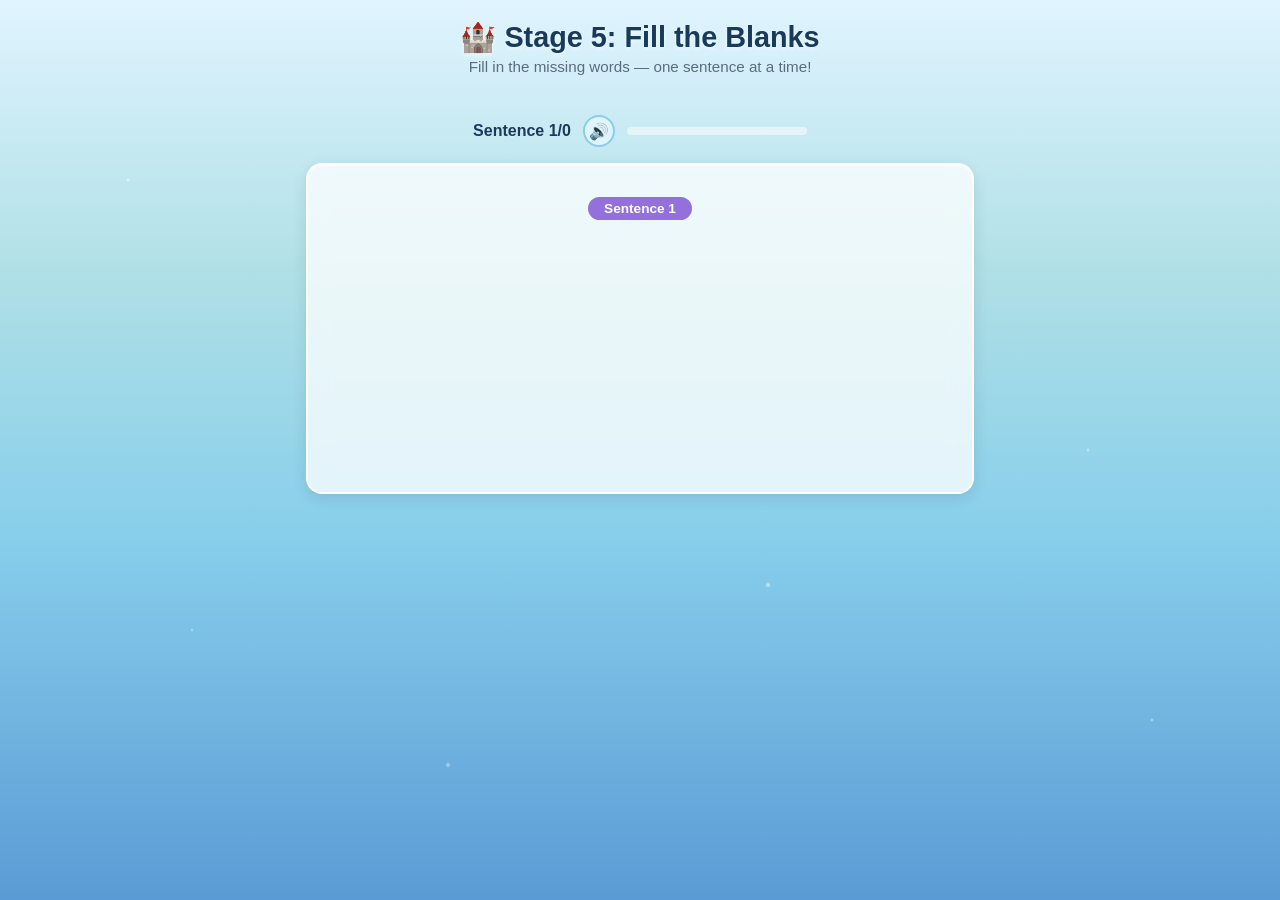
<file: 5-boss.html>
<!DOCTYPE html>
<html lang="en">
<head>
<meta charset="UTF-8">
<meta name="viewport" content="width=device-width, initial-scale=1.0">
<title>Stage 5 — Fill the Blanks</title>
<link rel="stylesheet" href="../shared/frozen-theme.css">
<style>
  .container { max-width: 700px; margin: 0 auto; padding: 0 16px 40px; position: relative; z-index: 1; }

  .stage-nav {
    display: flex; justify-content: center; gap: 8px; padding: 12px; flex-wrap: wrap;
  }
  .stage-nav a {
    text-decoration: none; padding: 6px 14px; border-radius: 20px;
    font-size: 0.8rem; font-weight: 600;
    background: rgba(255,255,255,0.5);
    border: 1px solid rgba(255,255,255,0.6);
    color: var(--text-light);
  }
  .stage-nav a.active {
    background: linear-gradient(135deg, var(--frost-purple), var(--frost-purple-light));
    color: white; border-color: white;
  }
  .stage-nav a.done { background: var(--correct-green); color: white; border-color: white; }

  /* Score bar */
  .score-bar {
    display: flex; justify-content: center; align-items: center; gap: 12px;
    padding: 8px 16px; flex-wrap: wrap;
  }

  /* Sentence card */
  .sentence-card {
    text-align: center; padding: 32px 20px; margin-top: 8px;
    min-height: 220px; display: flex; flex-direction: column;
    align-items: center; justify-content: center; gap: 20px;
  }
  .sentence-num {
    display: inline-block; padding: 4px 16px; border-radius: 16px;
    background: var(--frost-purple); color: white;
    font-size: 0.85rem; font-weight: 800;
  }
  .sentence-canvas-wrap {
    margin: 4px 0; display: flex; justify-content: center;
  }
  @keyframes floatEmoji {
    0%,100% { transform: translateY(0); }
    50% { transform: translateY(-8px); }
  }
  .sentence-text {
    font-size: 1.4rem; line-height: 2.2; color: var(--text-dark);
  }
  .sentence-text .blank {
    display: inline-block; min-width: 80px;
    border-bottom: 3px dashed var(--frost-purple);
    margin: 0 6px; padding: 2px 8px; font-weight: 700;
    transition: all 0.3s;
  }
  .sentence-text .blank.active {
    border-bottom-color: var(--ice-blue);
    background: rgba(135,206,235,0.12);
    border-radius: 4px;
    animation: blankPulse 1s ease-in-out infinite;
  }
  .sentence-text .blank.filled {
    border-bottom-style: solid;
    border-bottom-color: var(--correct-green);
    color: var(--correct-green);
    background: rgba(76,175,80,0.08);
  }
  @keyframes blankPulse {
    0%,100% { border-bottom-color: var(--ice-blue); }
    50% { border-bottom-color: var(--frost-purple); }
  }

  /* Word bank */
  .word-bank {
    display: flex; flex-wrap: wrap; gap: 10px; justify-content: center;
    padding: 16px;
  }
  .word-btn {
    padding: 12px 22px; background: white; border-radius: 24px;
    box-shadow: var(--shadow); cursor: pointer;
    border: 3px solid var(--ice-light); font-size: 1.1rem;
    font-weight: 700; color: var(--deep-blue);
    transition: all 0.2s; user-select: none;
  }
  .word-btn:hover { transform: translateY(-2px); box-shadow: var(--shadow-lg); }
  .word-btn.used {
    background: var(--correct-green); color: white;
    border-color: white; opacity: 0.5; cursor: default;
    pointer-events: none; text-decoration: line-through;
  }
  .word-btn.wrong-flash {
    border-color: var(--wrong-red); background: #FFEBEE;
    animation: shake 0.4s ease;
  }

  /* Feedback */
  .boss-feedback {
    text-align: center; min-height: 28px; font-weight: 700; font-size: 1.1rem;
    padding: 4px;
  }
  .speaker-mini {
    width: 32px; height: 32px; border-radius: 50%;
    background: var(--ice-pale); border: 2px solid var(--ice-blue);
    cursor: pointer; font-size: 1rem;
    display: inline-flex; align-items: center; justify-content: center;
    transition: all 0.15s;
  }
  .speaker-mini:hover { background: var(--ice-blue); }
  .boss-feedback.good { color: var(--correct-green); }
  .boss-feedback.bad { color: var(--wrong-red); }

  /* Sentence dots */
  .sentence-dots {
    display: flex; gap: 5px; justify-content: center; padding: 8px;
  }
  .sent-dot {
    width: 11px; height: 11px; border-radius: 50%;
    background: var(--frost-silver); transition: all 0.3s;
  }
  .sent-dot.current { background: var(--frost-purple); transform: scale(1.5); }
  .sent-dot.done { background: var(--correct-green); }

  /* Complete */
  .complete-section {
    text-align: center; padding: 30px; animation: popIn 0.5s ease-out;
  }
  .complete-section .big-emoji { font-size: 4rem; }
</style>
</head>
<body>

<div class="container">
  <div class="page-header">
    <h1>🏰 Stage 5: Fill the Blanks</h1>
    <p class="subtitle">Fill in the missing words — one sentence at a time!</p>
  </div>

  <div class="stage-nav" id="stageNav"></div>

  <div id="gameArea">
    <div class="score-bar">
      <span style="font-weight:700;color:var(--deep-blue);">Sentence <span id="currentSent">1</span>/<span id="totalSent">0</span></span>
      <button class="speaker-mini" id="speakerMini" onclick="playSentenceAudio()" title="Listen">🔊</button>
      <div class="progress-bar" style="max-width:180px;">
        <div class="fill" id="progressFill" style="width:0%"></div>
      </div>
    </div>

    <!-- Sentence -->
    <div class="frost-card sentence-card" id="sentenceCard">
      <div class="sentence-num" id="sentNum">Sentence 1</div>
      <canvas id="sceneCanvas" width="320" height="200" style="max-width:100%;height:auto;border-radius:12px;"></canvas>
      <div class="sentence-text" id="sentenceText"></div>
    </div>

    <!-- Feedback -->
    <div class="boss-feedback" id="bossFeedback"></div>

    <!-- Word Bank -->
    <div class="word-bank" id="wordBank"></div>

    <!-- Sentence dots -->
    <div class="sentence-dots" id="sentDots"></div>
  </div>

  <!-- Complete -->
  <div id="completeSection" style="display:none;">
    <div class="frost-card complete-section">
      <div class="big-emoji">🏆</div>
      <h2>All Sentences Complete!</h2>
      <p id="resultStars" style="font-size:1.5rem;margin:8px 0;"></p>
      <p style="color:var(--text-light);">You filled every blank in the story!</p>
      <div style="margin-top:20px;">
        <a class="ice-btn gold" href="../index.html">🏠 Back to Elsa's Palace</a>
      </div>
    </div>
  </div>
</div>

<script src="../data/words.js"></script>
<script src="../shared/storage.js"></script>
<script src="../shared/tts.js"></script>
<script src="../shared/emoji-helper.js"></script>
<script src="../shared/canvas-illustrations.js"></script>

<script>
const params = new URLSearchParams(window.location.search);
const unitId = params.get('unit') || '1';
const lessonId = params.get('lesson') || '1';
const lessonData = WORD_DATA[unitId].lessons[lessonId];
// For review, combine all lesson words
let allWordsArr = lessonData.words || [];
if (lessonId === 'review' || allWordsArr.length === 0) {
  const seen = new Set();
  allWordsArr = [];
  for (const [lid, ldata] of Object.entries(WORD_DATA[unitId].lessons)) {
    if (lid !== 'review' && ldata.words) {
      ldata.words.forEach(w => {
        if (!seen.has(w.en.toLowerCase())) { seen.add(w.en.toLowerCase()); allWordsArr.push(w); }
      });
    }
  }
}
const allLessonWords = allWordsArr.map(w => w.en.toLowerCase());

const clozeData = lessonData.cloze;
const sentences = clozeData ? clozeData.sentences : [];

let currentSentenceIdx = 0;
let currentBlankInSentence = 0; // which blank within the current sentence
let answered = false;

function shuffleArray(arr) {
  const a = [...arr];
  for (let i = a.length - 1; i > 0; i--) {
    const j = Math.floor(Math.random() * (i + 1));
    [a[i], a[j]] = [a[j], a[i]];
  }
  return a;
}

function buildStageNav() {
  const nav = document.getElementById('stageNav');
  const stages = [
    { id: 'story', name: '1. Story', file: '1-story.html' },
    { id: 'listen', name: '2. Listen', file: '2-listen.html' },
    { id: 'wordsearch', name: '3. Search', file: '3-wordsearch.html' },
    { id: 'match', name: '4. Match', file: '4-match.html' },
    { id: 'boss', name: '5. Boss', file: '5-boss.html' }
  ];
  const prog = Storage.getProgress(unitId, lessonId);
  nav.innerHTML = stages.map(s => {
    let cls = '';
    if (s.id === 'boss') cls = 'active';
    if (prog[s.id] !== undefined) cls = 'done';
    return `<a href="${s.file}?unit=${unitId}&lesson=${lessonId}" class="${cls}">${s.name}</a>`;
  }).join('');
}

function renderSentence() {
  if (currentSentenceIdx >= sentences.length) {
    showComplete();
    return;
  }

  answered = false;
  currentBlankInSentence = 0;

  const sent = sentences[currentSentenceIdx];
  const blanks = sent.blanks;

  // Build sentence HTML with blanks
  let html = '';
  let blankIdx = 0;
  const parts = sent.text.split('___');
  for (let i = 0; i < parts.length; i++) {
    html += parts[i];
    if (i < parts.length - 1) {
      const isActive = blankIdx === 0; // first blank is active
      html += `<span class="blank${isActive ? ' active' : ''}" id="blank${blankIdx}"></span>`;
      blankIdx++;
    }
  }

  document.getElementById('sentNum').textContent = 'Sentence ' + (currentSentenceIdx + 1);
  drawCanvasScene(document.getElementById('sceneCanvas'), unitId, lessonId, currentSentenceIdx);
  document.getElementById('sentenceText').innerHTML = html;
  document.getElementById('currentSent').textContent = currentSentenceIdx + 1;
  document.getElementById('totalSent').textContent = sentences.length;
  document.getElementById('progressFill').style.width = ((currentSentenceIdx / sentences.length) * 100) + '%';
  document.getElementById('bossFeedback').textContent = '';
  document.getElementById('bossFeedback').className = 'boss-feedback';

  // Build word bank — always at least 2 choices
  const targets = blanks.map(b => b.toLowerCase());
  // Pick distractors: different first letter from all targets, rotate so each sentence gets a different one
  const candidates = allLessonWords.filter(w => !targets.includes(w) && !targets.some(t => w[0] === t[0]));
  // Sort by length difference from target (prefer different length), then cycle by sentence index
  const sorted = candidates.sort((a,b) => a.length - b.length);
  const minWords = Math.max(2, targets.length + (parseInt(unitId) >= 3 ? 1 : 0));
  const needExtra = Math.max(0, minWords - targets.length);
  // Use sentence index to pick different distractors for different sentences
  const distractors = [];
  for (let i = 0; i < needExtra; i++) {
    const idx = (currentSentenceIdx * 3 + i * 7) % sorted.length;
    distractors.push(sorted[idx]);
  }
  const bank = shuffleArray([...targets, ...distractors]);

  const bankDiv = document.getElementById('wordBank');
  bankDiv.innerHTML = bank.map(w => {
    return `<div class="word-btn" onclick="pickWord(this, '${w}')">${w}</div>`;
  }).join('');

  // Update dots
  updateDots();
}

function updateDots() {
  const dots = document.getElementById('sentDots');
  dots.innerHTML = sentences.map((_, i) => {
    let cls = 'sent-dot';
    if (i === currentSentenceIdx) cls += ' current';
    if (i < currentSentenceIdx) cls += ' done';
    return `<span class="${cls}"></span>`;
  }).join('');
}

function pickWord(el, word) {
  if (answered) return;

  const sent = sentences[currentSentenceIdx];
  const target = sent.blanks[currentBlankInSentence].toLowerCase();
  const fb = document.getElementById('bossFeedback');

  if (word === target) {
    // Correct! Fill this blank
    answered = true;

    // Update the blank visually (do this FIRST, before any delay)
    const blankEl = document.getElementById('blank' + currentBlankInSentence);
    if (blankEl) {
      blankEl.textContent = word;
      blankEl.classList.remove('active');
      blankEl.classList.add('filled');
    }
    el.classList.add('used');

    currentBlankInSentence++;

    // Check if all blanks in this sentence are filled
    if (currentBlankInSentence >= sent.blanks.length) {
      // Sentence complete — advance after a brief pause
      fb.textContent = '✅ Great!';
      fb.className = 'boss-feedback good';
      setTimeout(() => {
        currentSentenceIdx++;
        renderSentence();
      }, 700);
    } else {
      // Move to next blank in same sentence
      answered = false;
      fb.textContent = '✅ Yes!';
      fb.className = 'boss-feedback good';
      setTimeout(() => {
        fb.textContent = '';
        fb.className = 'boss-feedback';
        // Highlight next blank
        const nextBlank = document.getElementById('blank' + currentBlankInSentence);
        if (nextBlank) nextBlank.classList.add('active');
      }, 300);
    }
  } else {
    // Wrong
    el.classList.add('wrong-flash');
    fb.textContent = '❌ Not that one. Try again!';
    fb.className = 'boss-feedback bad';

    setTimeout(() => {
      el.classList.remove('wrong-flash');
      fb.textContent = '';
      fb.className = 'boss-feedback';
    }, 800);
  }
}

// Play the current sentence audio
async function playSentenceAudio() {
  if (currentSentenceIdx >= sentences.length) return;
  const sent = sentences[currentSentenceIdx];
  // Read the sentence with blanks filled or as original text
  const text = sent.text.replace(/___/g, '...');
  const btn = document.getElementById('speakerMini');
  btn.textContent = '🔊';
  btn.style.background = 'var(--ice-blue)';
  await TTS.speak(text);
  btn.textContent = '🔊';
  btn.style.background = '';
}

function showComplete() {
  document.getElementById('gameArea').style.display = 'none';
  document.getElementById('completeSection').style.display = 'block';

  const maxStars = STAGE_STARS.boss;
  document.getElementById('resultStars').textContent = '⭐'.repeat(maxStars) + ' All ' + sentences.length + ' sentences done!';

  Storage.completeStage(unitId, lessonId, 'boss', maxStars);
  buildStageNav();

  const el = document.createElement('div');
  el.textContent = '⭐'.repeat(maxStars);
  el.style.cssText = 'position:fixed;top:50%;left:50%;transform:translate(-50%,-50%);font-size:3rem;z-index:2000;pointer-events:none;animation:starUp 1.5s ease-out forwards;';
  document.body.appendChild(el);
  setTimeout(() => el.remove(), 1500);
}

// Init
if (!clozeData || sentences.length === 0) {
  document.getElementById('gameArea').innerHTML = '<div class="frost-card" style="text-align:center;padding:40px;"><h2>🚧 Coming Soon</h2><p>Cloze passage not yet added for this lesson.</p><a class="ice-btn gold" href="../index.html">🏠 Back</a></div>';
} else {
  buildStageNav();
  renderSentence();
}
</script>

</body>
</html>
</file>
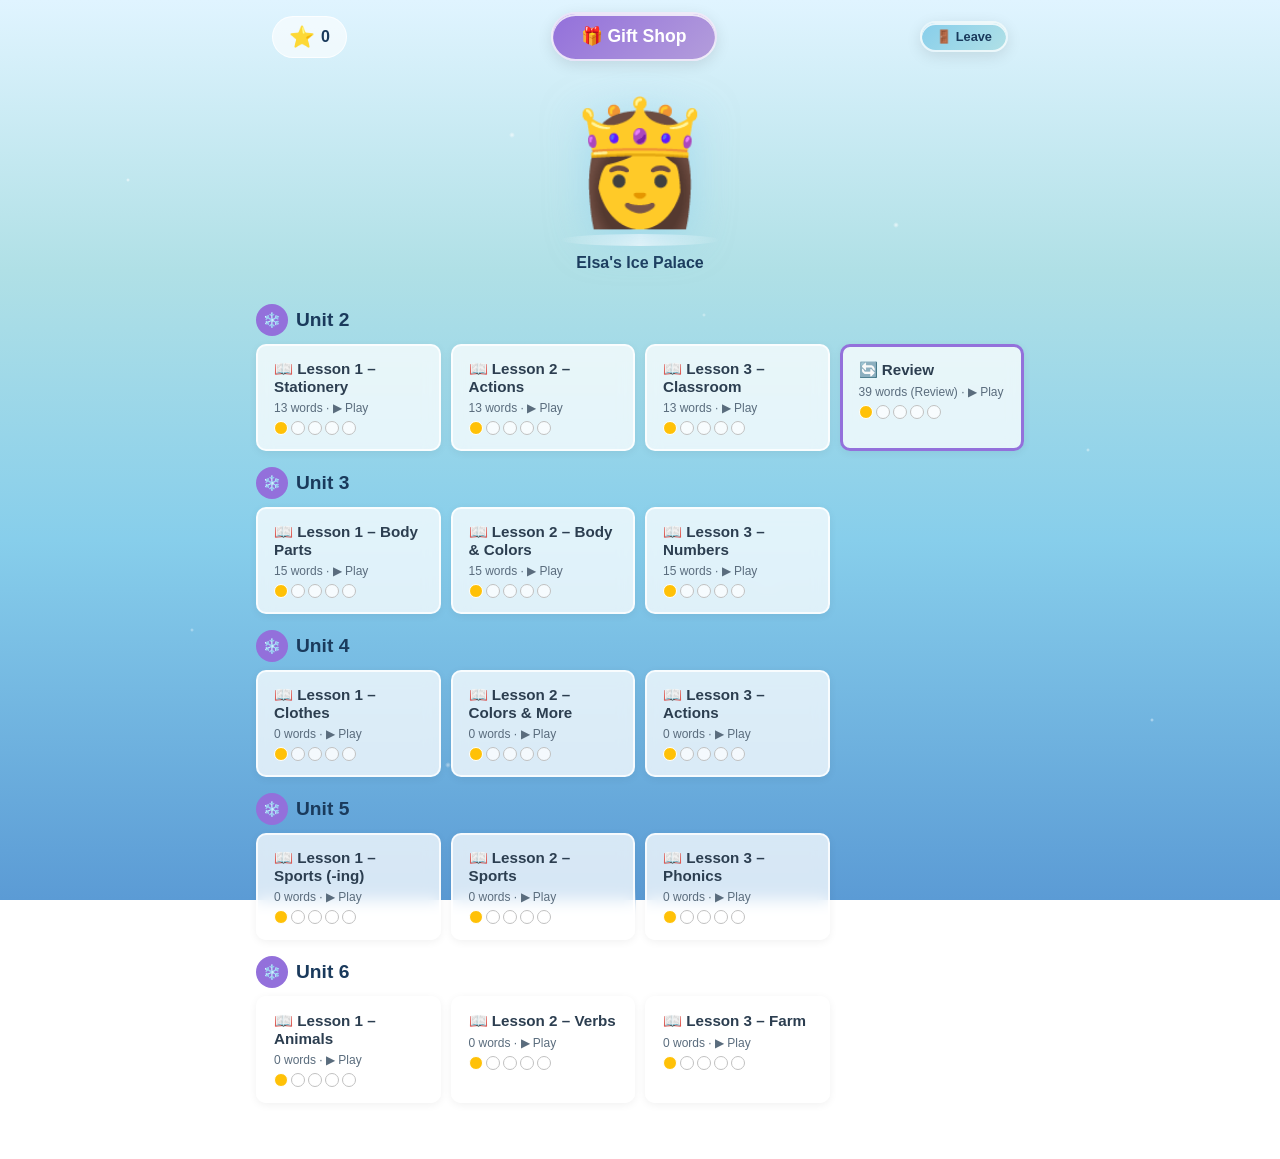
<file: index-standalone.html>
<!DOCTYPE html>
<html lang="en">
<head>
<meta charset="UTF-8">
<meta name="viewport" content="width=device-width, initial-scale=1.0">
<title>Frozen Word Quest — Elsa's Ice Palace</title>
<link rel="stylesheet" href="shared/frozen-theme.css">
<style>
  .container { max-width: 800px; margin: 0 auto; padding: 0 16px 40px; position: relative; z-index: 1; }

  /* Top bar */
  .top-bar {
    display: flex; justify-content: space-between; align-items: center;
    padding: 12px 16px; gap: 12px; flex-wrap: wrap;
  }

  /* Elsa's Castle */
  .elsa-stage {
    text-align: center; padding: 20px 16px; position: relative;
  }
  .elsa-figure {
    font-size: 120px; position: relative; display: inline-block;
    transition: all 0.4s;
    filter: drop-shadow(0 8px 20px rgba(135,206,235,0.5));
  }
  .elsa-platform {
    width: 160px; height: 12px; margin: 0 auto 8px;
    background: linear-gradient(90deg, transparent, rgba(255,255,255,0.4), rgba(255,255,255,0.8), rgba(255,255,255,0.4), transparent);
    border-radius: 50%;
  }

  /* Snowflakes around Elsa */
  .snowflake-deco {
    position: absolute; font-size: 28px; animation: floatSnow 3s ease-in-out infinite;
  }
  .snowflake-deco:nth-child(1) { top: 10px; left: 10px; animation-delay: 0s; }
  .snowflake-deco:nth-child(2) { top: 20px; right: 10px; animation-delay: 0.8s; }
  .snowflake-deco:nth-child(3) { bottom: 30px; left: 0; animation-delay: 1.6s; }
  .snowflake-deco:nth-child(4) { bottom: 20px; right: 5px; animation-delay: 2.4s; }
  @keyframes floatSnow {
    0%,100% { transform: translateY(0) rotate(0deg); opacity: 0.7; }
    50% { transform: translateY(-12px) rotate(180deg); opacity: 1; }
  }

  /* Unit & Lesson grid */
  .unit-section { margin-top: 12px; }
  .unit-section h2 {
    font-size: 1.2rem; color: var(--deep-blue); margin-bottom: 8px;
    display: flex; align-items: center; gap: 8px;
  }
  .unit-section h2 .unit-num {
    display: inline-flex; width: 32px; height: 32px; border-radius: 50%;
    background: var(--frost-purple); color: white; align-items: center; justify-content: center;
    font-size: 0.9rem;
  }
  .unit-section.locked h2 .unit-num { background: #aaa; }
  .unit-section.locked { opacity: 0.6; }

  .lesson-grid {
    display: grid; grid-template-columns: repeat(auto-fill, minmax(180px, 1fr));
    gap: 10px; margin-bottom: 16px;
  }
  .lesson-card {
    display: flex; flex-direction: column; gap: 6px;
    padding: 14px 16px;
    background: rgba(255,255,255,0.75);
    backdrop-filter: blur(8px);
    border-radius: var(--radius-sm);
    border: 2px solid rgba(255,255,255,0.8);
    cursor: pointer;
    transition: all 0.2s;
    text-decoration: none;
    color: var(--text-dark);
    box-shadow: 0 2px 8px rgba(0,0,0,0.06);
  }
  .lesson-card:hover {
    transform: translateY(-2px);
    box-shadow: var(--shadow-lg);
  }
  .lesson-card.locked {
    opacity: 0.5; cursor: not-allowed;
    pointer-events: none;
    filter: grayscale(40%);
  }
  .lesson-card .lesson-title {
    font-weight: 700; font-size: 0.95rem;
  }
  .lesson-card .lesson-subtitle {
    font-size: 0.75rem; color: var(--text-light);
  }
  .lesson-card .stage-dots {
    display: flex; gap: 3px;
  }
  .stage-dot {
    width: 14px; height: 14px; border-radius: 50%;
    background: rgba(255,255,255,0.7);
    border: 1.5px solid var(--frost-silver);
  }
  .stage-dot.done {
    background: var(--correct-green); border-color: white;
  }
  .stage-dot.current {
    background: var(--star-yellow); border-color: white;
  }

  /* Gift Shop Modal */
  .modal-overlay {
    display: none; position: fixed; top: 0; left: 0;
    width: 100%; height: 100%; z-index: 1000;
    background: rgba(0,0,0,0.5);
    justify-content: center; align-items: center;
  }
  .modal-overlay.show { display: flex; }

  .modal {
    background: white;
    border-radius: var(--radius);
    padding: 24px;
    max-width: 580px; width: 94%; max-height: 88vh;
    overflow-y: auto;
    box-shadow: var(--shadow-lg);
    position: relative;
    border: 3px solid var(--ice-light);
  }
  .modal h3 {
    text-align: center; font-size: 1.3rem; color: var(--deep-blue); margin-bottom: 16px;
  }
  .modal .close-btn {
    position: absolute; top: 12px; right: 16px;
    font-size: 1.5rem; cursor: pointer; color: var(--text-light);
    background: none; border: none;
  }
  .shop-grid {
    display: grid; grid-template-columns: repeat(auto-fill, minmax(120px, 1fr));
    gap: 10px;
  }
  .shop-item {
    display: flex; flex-direction: column; align-items: center; gap: 4px;
    padding: 12px 8px; border-radius: var(--radius-sm);
    background: var(--snow-white); border: 2px solid var(--ice-light);
    cursor: pointer; transition: all 0.2s;
  }
  .shop-item:hover { transform: translateY(-2px); box-shadow: var(--shadow); }
  .shop-item.owned { border-color: var(--correct-green); background: #E8F5E9; }
  .shop-item .item-emoji { font-size: 2rem; }
  .shop-item .item-name { font-size: 0.75rem; font-weight: 600; text-align: center; }
  .shop-item .item-cost { font-size: 0.7rem; color: var(--gold); }

  /* Equipped badge */
  .equipped-badge {
    font-size: 0.65rem; background: var(--frost-purple); color: white;
    padding: 2px 8px; border-radius: 10px;
  }

  /* Tab navigation for shop */
  .shop-tabs {
    display: flex; gap: 4px; margin-bottom: 12px; justify-content: center;
  }
  .shop-tab {
    padding: 6px 16px; border-radius: 16px;
    background: rgba(255,255,255,0.6); border: 1px solid var(--ice-light);
    cursor: pointer; font-size: 0.85rem; font-weight: 600;
    transition: all 0.2s;
  }
  .shop-tab.active {
    background: var(--frost-purple); color: white; border-color: var(--frost-purple);
  }

  /* Sparkle animation for earning stars */
  .stars-earned {
    position: fixed; top: 50%; left: 50%; transform: translate(-50%, -50%);
    font-size: 3rem; z-index: 2000; pointer-events: none;
    animation: starUp 1.5s ease-out forwards;
  }
  @keyframes starUp {
    0% { opacity: 1; transform: translate(-50%,-50%) scale(0.5); }
    50% { opacity: 1; transform: translate(-50%,-80%) scale(1.3); }
    100% { opacity: 0; transform: translate(-50%,-120%) scale(0.8); }
  }
</style>
</head>
<body>

<div class="container">

  <!-- Top Bar -->
  <div class="top-bar">
    <div class="star-bar" id="starBar">
      <span class="star-icon">⭐</span>
      <span id="starCount">0</span>
    </div>
    <button class="ice-btn purple" onclick="openShop()">🎁 Gift Shop</button>
    <button class="ice-btn" onclick="logout()" style="font-size:0.8rem;padding:6px 14px;">🚪 Leave</button>
  </div>

  <!-- Elsa Stage -->
  <div class="elsa-stage">
    <div class="elsa-figure" id="elsaFigure">👸</div>
    <div class="elsa-platform"></div>
    <p style="color:var(--deep-blue);font-weight:700;margin-top:4px;">Elsa's Ice Palace</p>
  </div>

  <!-- Unit & Lesson Grid -->
  <div id="unitGrid"></div>

</div>

<!-- Gift Shop Modal -->
<div class="modal-overlay" id="shopModal">
  <div class="modal" id="shopModalInner">
    <button class="close-btn" onclick="closeShop()">✕</button>
    <h3>🎁 Elsa's Gift Shop</h3>
    <div class="star-bar" style="justify-content:center;margin-bottom:12px;">
      <span class="star-icon">⭐</span>
      <span id="shopStarCount">0</span>
      <span>available</span>
    </div>

    <!-- Main Tabs -->
    <div class="shop-tabs" id="mainTabs">
      <button class="shop-tab active" data-maintab="shop" onclick="switchMainTab('shop')">🛍️ Shop</button>
      <button class="shop-tab" data-maintab="inventory" onclick="switchMainTab('inventory')">🎒 My Items</button>
      <button class="shop-tab" data-maintab="dressup" onclick="switchMainTab('dressup')">👗 Dress Up</button>
    </div>

    <!-- Sub-tabs for Shop (food/clothes/accessories) -->
    <div class="shop-tabs" id="subTabs">
      <button class="shop-tab active" data-shoptab="food" onclick="switchShopTab('food')">🍰 Food</button>
      <button class="shop-tab" data-shoptab="clothes" onclick="switchShopTab('clothes')">👗 Clothes</button>
      <button class="shop-tab" data-shoptab="accessories" onclick="switchShopTab('accessories')">💎 Accessories</button>
    </div>

    <!-- Shop Grid -->
    <div class="shop-grid" id="shopGrid"></div>

    <!-- Inventory Grid -->
    <div class="shop-grid" id="inventoryGrid" style="display:none;"></div>

    <!-- Dress Up Area -->
    <div id="dressupArea" style="display:none;text-align:center;">
      <div id="elsaFullBody" style="position:relative;width:240px;height:340px;margin:8px auto;">
        <!-- Head -->
        <div id="elsaHead" style="position:absolute;top:0;left:50%;transform:translateX(-50%);width:80px;height:80px;background:#FFE0BD;border-radius:50%;border:2px solid #E8C9A0;z-index:5;">
          <!-- Hair -->
          <div style="position:absolute;top:-10px;left:-6px;width:92px;height:55px;background:#FFD54F;border-radius:50% 50% 0 0;"></div>
          <!-- Braid -->
          <div style="position:absolute;top:28px;left:-12px;width:14px;height:55px;background:#FFD54F;border-radius:0 0 7px 7px;"></div>
          <!-- Eyes -->
          <div style="position:absolute;top:30px;left:18px;width:8px;height:10px;background:white;border-radius:50%;"></div>
          <div style="position:absolute;top:31px;left:20px;width:4px;height:4px;background:#333;border-radius:50%;"></div>
          <div style="position:absolute;top:30px;left:48px;width:8px;height:10px;background:white;border-radius:50%;"></div>
          <div style="position:absolute;top:31px;left:50px;width:4px;height:4px;background:#333;border-radius:50%;"></div>
          <!-- Smile -->
          <div style="position:absolute;top:46px;left:28px;width:18px;height:7px;border-bottom:2.5px solid #E57373;border-radius:0 0 9px 9px;"></div>
          <!-- Blush -->
          <div style="position:absolute;top:38px;left:10px;width:11px;height:6px;background:#FFCDD2;border-radius:50%;opacity:0.6;"></div>
          <div style="position:absolute;top:38px;left:54px;width:11px;height:6px;background:#FFCDD2;border-radius:50%;opacity:0.6;"></div>
        </div>
        <!-- Neck -->
        <div style="position:absolute;top:78px;left:50%;transform:translateX(-50%);width:20px;height:14px;background:#FFE0BD;z-index:4;"></div>
        <!-- Body/Torso -->
        <div id="elsaTorso" style="position:absolute;top:90px;left:50%;transform:translateX(-50%);width:66px;height:70px;background:#64B5F6;border-radius:14px 14px 3px 3px;z-index:3;">
          <!-- Belt -->
          <div style="position:absolute;top:0;left:7px;width:52px;height:5px;background:#0D47A1;border-radius:2px;"></div>
          <!-- Snowflake -->
          <div style="position:absolute;top:22px;left:20px;font-size:18px;color:white;opacity:0.3;">❄</div>
        </div>
        <!-- Arms -->
        <div style="position:absolute;top:96px;left:62px;width:13px;height:52px;background:#FFE0BD;border-radius:6px;z-index:2;"></div>
        <div style="position:absolute;top:96px;right:62px;width:13px;height:52px;background:#FFE0BD;border-radius:6px;z-index:2;"></div>
        <!-- Dress/skirt overlay -->
        <div id="elsaClothesLayer" style="position:absolute;top:80px;left:50%;transform:translateX(-50%);font-size:90px;z-index:4;pointer-events:none;line-height:1;"></div>
        <!-- Legs -->
        <div style="position:absolute;top:158px;left:54px;width:14px;height:50px;background:#FFE0BD;border-radius:7px;z-index:2;"></div>
        <div style="position:absolute;top:158px;right:54px;width:14px;height:50px;background:#FFE0BD;border-radius:7px;z-index:2;"></div>
        <!-- Shoes -->
        <div style="position:absolute;top:204px;left:48px;width:22px;height:10px;background:#1565C0;border-radius:10px 4px 4px 10px;z-index:2;"></div>
        <div style="position:absolute;top:204px;right:48px;width:22px;height:10px;background:#1565C0;border-radius:4px 10px 10px 4px;z-index:2;"></div>
        <!-- Accessory overlay -->
        <div id="elsaAccLayer" style="position:absolute;top:-22px;left:50%;transform:translateX(-50%);font-size:42px;z-index:6;pointer-events:none;line-height:1;"></div>
      </div>
      <p style="font-size:0.8rem;color:var(--text-light);margin-top:4px;">Click an item below to dress Elsa</p>
      <div class="shop-grid" id="dressupItems"></div>
    </div>
  </div>
</div>

<script>
// ========================================
// Word Game - All Units & Lessons Data
// ========================================

const WORD_DATA = {

  // ==================== UNIT 2 ====================
  "2": {
    title: "Unit 2",
    lessons: {
      "1": {
        title: "Lesson 1 – Stationery",
        words: [
          { en: "bag", zh: "书包", emoji: "🎒", type: "noun" },
          { en: "book", zh: "书", emoji: "📖", type: "noun" },
          { en: "eraser", zh: "橡皮", emoji: "___eraser___", type: "noun" },
          { en: "glue", zh: "胶水", emoji: "___glue___", type: "noun" },
          { en: "paper", zh: "纸", emoji: "📄", type: "noun" },
          { en: "pen", zh: "钢笔", emoji: "🖊️", type: "noun" },
          { en: "pencil", zh: "铅笔", emoji: "✏️", type: "noun" },
          { en: "ruler", zh: "尺子", emoji: "📏", type: "noun" },
          { en: "scissors", zh: "剪刀", emoji: "✂️", type: "noun" },
          { en: "nut", zh: "坚果", emoji: "🥜", type: "noun" },
          { en: "bed", zh: "床", emoji: "🛏️", type: "noun" },
          { en: "bug", zh: "虫子", emoji: "🐛", type: "noun" },
          { en: "pet", zh: "宠物", emoji: "🐾", type: "noun" }
        ],
        story: {
          title: "Elsa Packs Her Bag",
          scenes: [
            { text: "Elsa picks up her <b>bag</b>. \"This is my school bag!\"", word: "bag", emoji: "🎒", audio: "bag" },
            { text: "She puts a <b>book</b> inside. \"I love reading!\"", word: "book", emoji: "📖", audio: "book" },
            { text: "Then an <b>eraser</b>. \"Mistakes are OK — I can erase them!\"", word: "eraser", emoji: "___eraser___", audio: "eraser" },
            { text: "Some <b>glue</b> too. \"Glue is sticky — be careful!\"", word: "glue", emoji: "___glue___", audio: "glue" },
            { text: "A sheet of <b>paper</b>. \"Paper for drawing and writing!\"", word: "paper", emoji: "📄", audio: "paper" },
            { text: "A blue <b>pen</b>. \"My favorite pen!\"", word: "pen", emoji: "🖊️", audio: "pen" },
            { text: "A yellow <b>pencil</b>. \"Pencils are great for sketching.\"", word: "pencil", emoji: "✏️", audio: "pencil" },
            { text: "A long <b>ruler</b>. \"I can draw straight lines!\"", word: "ruler", emoji: "📏", audio: "ruler" },
            { text: "Sharp <b>scissors</b>. \"Cut carefully with scissors!\"", word: "scissors", emoji: "✂️", audio: "scissors" },
            { text: "Elsa finds a little <b>nut</b> on the desk. \"A tasty snack!\"", word: "nut", emoji: "🥜", audio: "nut" },
            { text: "She goes to her <b>bed</b>. \"Time to rest for a moment.\"", word: "bed", emoji: "🛏️", audio: "bed" },
            { text: "Oh! A tiny <b>bug</b> is on the bed! \"Hello, little bug!\"", word: "bug", emoji: "🐛", audio: "bug" },
            { text: "Her <b>pet</b> comes to say hello. \"This is my lovely pet!\"", word: "pet", emoji: "🐾", audio: "pet" }
          ]
        },
        wordSearch: { gridSize: 7, words: ["BAG","BOOK","GLUE","PAPER","PEN","RULER","NUT","BED","BUG","PET"] },
        // Cloze passage for Stage 5 Boss
        cloze: {
          title: "Elsa's School Day",
          sentences: [
            { text: "Elsa puts her ___ in her ___.", blanks: ["book", "bag"], emoji: "👸📖🎒" },
            { text: "She writes with a ___ on the ___.", blanks: ["pencil", "paper"], emoji: "👸✏️📄" },
            { text: "She uses an ___ to fix her mistake.", blanks: ["eraser"], emoji: "👸📝✨" },
            { text: "She uses ___ to stick a picture.", blanks: ["glue"], emoji: "👸🖼️📌" },
            { text: "With ___, she cuts the paper.", blanks: ["scissors"], emoji: "👸✂️📄" },
            { text: "She draws a line with her ___.", blanks: ["ruler"], emoji: "👸📏➖" },
            { text: "She writes her name with a ___.", blanks: ["pen"], emoji: "👸🖊️✍️" },
            { text: "At home, she sees a ___ on her ___.", blanks: ["bug", "bed"], emoji: "👸🐛🛏️" },
            { text: "She eats a ___ and plays with her ___.", blanks: ["nut", "pet"], emoji: "👸🥜🐕" }
          ]
        }
      },
      "2": {
        title: "Lesson 2 – Actions",
        words: [
          { en: "draw", zh: "画画", emoji: "🎨", type: "verb" },
          { en: "write", zh: "写", emoji: "✍️", type: "verb" },
          { en: "stick", zh: "粘贴", emoji: "📌", type: "verb" },
          { en: "fold", zh: "折叠", emoji: "___fold___", type: "verb" },
          { en: "cut", zh: "剪", emoji: "✂️", type: "verb" },
          { en: "color", zh: "涂色", emoji: "🖍️", type: "verb" },
          { en: "open", zh: "打开", emoji: "📂", type: "verb" },
          { en: "close", zh: "关上", emoji: "📁", type: "verb" },
          { en: "point", zh: "指", emoji: "👉", type: "verb" },
          { en: "tidy", zh: "整理", emoji: "🧹", type: "verb" },
          { en: "put away", zh: "收好", emoji: "📦", type: "verb" },
          { en: "got", zh: "得到", emoji: "✅", type: "verb" },
          { en: "gum", zh: "口香糖", emoji: "___gum___", type: "noun" }
        ],
        story: {
          title: "Let's Make a Card!",
          scenes: [
            { text: "\"Let's make a birthday card!\" says Elsa. First, she will <b>draw</b> a picture.", word: "draw", emoji: "🎨", audio: "draw" },
            { text: "Then she will <b>write</b> a message. \"Happy Birthday, Anna!\"", word: "write", emoji: "✍️", audio: "write" },
            { text: "Now she will <b>stick</b> the paper together. \"The glue helps it stick!\"", word: "stick", emoji: "📌", audio: "stick" },
            { text: "Time to <b>fold</b> the card in half. \"Fold it nice and straight.\"", word: "fold", emoji: "___fold___", audio: "fold" },
            { text: "Elsa will <b>cut</b> the edges carefully. \"Scissors — cut, cut, cut!\"", word: "cut", emoji: "✂️", audio: "cut" },
            { text: "She will <b>color</b> the snowflake blue. \"Blue is my favorite color!\"", word: "color", emoji: "🖍️", audio: "color" },
            { text: "She will <b>open</b> the card to check. \"Open it up!\"", word: "open", emoji: "📂", audio: "open" },
            { text: "And <b>close</b> it gently. \"Close it carefully.\"", word: "close", emoji: "📁", audio: "close" },
            { text: "\"Look!\" she says. \"Let me <b>point</b> to the pretty snowflake!\"", word: "point", emoji: "👉", audio: "point" },
            { text: "After making the card, Elsa will <b>tidy</b> the desk. \"Keep it clean!\"", word: "tidy", emoji: "🧹", audio: "tidy" },
            { text: "She will <b>put away</b> all the supplies. \"Everything in its place.\"", word: "put away", emoji: "📦", audio: "put away" },
            { text: "Elsa <b>got</b> a hug from Anna! \"The best reward!\"", word: "got", emoji: "✅", audio: "got" },
            { text: "And she shares some <b>gum</b> with her sister. \"Yummy gum!\"", word: "gum", emoji: "___gum___", audio: "gum" }
          ]
        },
        wordSearch: { gridSize: 7, words: ["DRAW","WRITE","STICK","FOLD","CUT","COLOR","OPEN","CLOSE","POINT","TIDY","GOT","GUM"] },
        cloze: {
          title: "Elsa Makes a Card",
          sentences: [
            { text: "Elsa will ___ a picture and ___ a message.", blanks: ["draw", "write"], emoji: "l2s0" },
            { text: "She will ___ the paper and ___ the card.", blanks: ["stick", "fold"], emoji: "l2s1" },
            { text: "She will ___ the edges and ___ it blue.", blanks: ["cut", "color"], emoji: "l2s2" },
            { text: "She will ___ and ___ the card.", blanks: ["open", "close"], emoji: "l2s3" },
            { text: "She will ___ to the pretty snowflake.", blanks: ["point"], emoji: "l2s4" },
            { text: "She will ___ up and ___ her supplies.", blanks: ["tidy", "put away"], emoji: "l2s5" },
            { text: "She ___ a hug and shares some ___.", blanks: ["got", "gum"], emoji: "l2s6" }
          ]
        }
      },
      "3": {
        title: "Lesson 3 – Classroom",
        words: [
          { en: "chair", zh: "椅子", emoji: "🪑", type: "noun" },
          { en: "desk", zh: "书桌", emoji: "___desk___", type: "noun" },
          { en: "door", zh: "门", emoji: "🚪", type: "noun" },
          { en: "board", zh: "黑板", emoji: "🖥️", type: "noun" },
          { en: "teacher", zh: "老师", emoji: "👩‍🏫", type: "noun" },
          { en: "student", zh: "学生", emoji: "🧒", type: "noun" },
          { en: "classroom", zh: "教室", emoji: "🏫", type: "noun" },
          { en: "trash can", zh: "垃圾桶", emoji: "🗑️", type: "noun" },
          { en: "mug", zh: "杯子", emoji: "🍺", type: "noun" },
          { en: "ten", zh: "十", emoji: "🔟", type: "number" },
          { en: "bed", zh: "床", emoji: "🛏️", type: "noun" },
          { en: "ban", zh: "禁止", emoji: "🚫", type: "verb" },
          { en: "mad", zh: "生气的", emoji: "😠", type: "adj" }
        ],
        story: {
          title: "In Our Classroom",
          scenes: [
            { text: "Elsa walks into the <b>classroom</b>. \"Welcome to our class!\"", word: "classroom", emoji: "🏫", audio: "classroom" },
            { text: "She sits on her <b>chair</b>. \"This is my chair — so comfy!\"", word: "chair", emoji: "🪑", audio: "chair" },
            { text: "She puts her book on the <b>desk</b>. \"My desk is ready for learning.\"", word: "desk", emoji: "___desk___", audio: "desk" },
            { text: "The <b>door</b> opens. \"Someone is coming in!\"", word: "door", emoji: "🚪", audio: "door" },
            { text: "The <b>teacher</b> writes on the <b>board</b>. \"Look at the board!\"", word: "board", emoji: "🖥️", audio: "board" },
            { text: "\"Good morning!\" says the <b>teacher</b>. \"Let's begin our lesson.\"", word: "teacher", emoji: "👩‍🏫", audio: "teacher" },
            { text: "Every <b>student</b> listens carefully. \"We are good students!\"", word: "student", emoji: "🧒", audio: "student" },
            { text: "Oops! Elsa throws paper into the <b>trash can</b>. \"Where does trash go?\"", word: "trash can", emoji: "🗑️", audio: "trash can" },
            { text: "Elsa drinks water from her <b>mug</b>. \"Stay hydrated!\"", word: "mug", emoji: "🍺", audio: "mug" },
            { text: "The teacher says: \"Count to <b>ten</b>!\" 1, 2, 3... 10!", word: "ten", emoji: "🔟", audio: "ten" },
            { text: "At home, Elsa jumps on her <b>bed</b>. \"Bouncy bed!\"", word: "bed", emoji: "🛏️", audio: "bed" },
            { text: "A sign says: \"No running!\" Running is <b>banned</b>. \"I must walk.\"", word: "ban", emoji: "🚫", audio: "ban" },
            { text: "Sometimes Elsa feels <b>mad</b>. \"But then I take a deep breath. I'm OK!\"", word: "mad", emoji: "😠", audio: "mad" }
          ]
        },
        wordSearch: { gridSize: 7, words: ["CHAIR","DESK","DOOR","BOARD","TRASH","MUG","TEN","BED","BAN","MAD"] },
        cloze: {
          title: "In Our Classroom",
          sentences: [
            { text: "Elsa walks into the ___ and sits on her ___.", blanks: ["classroom", "chair"], emoji: "l3s0" },
            { text: "She puts her book on the ___ and looks at the ___ .", blanks: ["desk", "board"], emoji: "l3s1" },
            { text: "The ___ opens. The ___ comes in.", blanks: ["door", "teacher"], emoji: "l3s2" },
            { text: "Every ___ listens and throws trash in the ___.", blanks: ["student", "trash can"], emoji: "l3s3" },
            { text: "Elsa drinks from her ___ and counts to ___.", blanks: ["mug", "ten"], emoji: "l3s4" },
            { text: "At home, she lies on her ___ to rest.", blanks: ["bed"], emoji: "l3s5" },
            { text: "There is a ___ on running. Do not be ___!", blanks: ["ban", "mad"], emoji: "l3s6" }
          ]
        }
      },
      "review": {
        title: "Review",
        words: [],
        spell: [
          { word: "bag", hint: "b _ g", missing: ["a"], distractors: ["e","i","o","u"] },
          { word: "book", hint: "b _ _ k", missing: ["o","o"], distractors: ["a","e","i","u"] },
          { word: "pen", hint: "p _ n", missing: ["e"], distractors: ["a","i","o","u"] },
          { word: "ruler", hint: "r _ l _ r", missing: ["u","e"], distractors: ["a","i","o"] },
          { word: "eraser", hint: "e _ a s _ r", missing: ["r","e"], distractors: ["a","i","o","u"] },
          { word: "scissors", hint: "s c _ s s _ r s", missing: ["i","o"], distractors: ["a","e","u"] },
          { word: "draw", hint: "d r _ w", missing: ["a"], distractors: ["e","i","o","u"] },
          { word: "write", hint: "w r _ t _", missing: ["i","e"], distractors: ["a","o","u"] },
          { word: "fold", hint: "f _ l d", missing: ["o"], distractors: ["a","e","i","u"] },
          { word: "cut", hint: "c _ t", missing: ["u"], distractors: ["a","e","i","o"] },
          { word: "color", hint: "c _ l _ r", missing: ["o","o"], distractors: ["a","e","i","u"] },
          { word: "open", hint: "o p _ n", missing: ["e"], distractors: ["a","i","o","u"] },
          { word: "chair", hint: "c h _ _ r", missing: ["a","i"], distractors: ["e","o","u"] },
          { word: "desk", hint: "d _ s k", missing: ["e"], distractors: ["a","i","o","u"] },
          { word: "door", hint: "d _ _ r", missing: ["o","o"], distractors: ["a","e","i","u"] }
        ],
        story: { title: "Review", scenes: [] },
        wordSearch: { gridSize: 7, words: ["BAG","PEN","NUT","BED","BUG","PET","CUT","GOT","GUM","DRAW","FOLD","DOOR","MUG","TEN","BAN","MAD"] },
        cloze: {
          title: "Elsa's School Day",
          sentences: [
            { text: "Elsa packs her ___ with a ___ and a ___.", blanks: ["bag", "book", "pencil"], emoji: "rvs0" },
            { text: "At school, she sits on her ___ at her ___.", blanks: ["chair", "desk"], emoji: "rvs1" },
            { text: "The ___ writes on the ___ and says hello.", blanks: ["teacher", "board"], emoji: "rvs2" },
            { text: "Elsa will ___ a picture and ___ it blue.", blanks: ["draw", "color"], emoji: "rvs3" },
            { text: "She will ___ the paper and ___ it with scissors.", blanks: ["fold", "cut"], emoji: "rvs4" },
            { text: "She will ___ her supplies and ___ them away.", blanks: ["tidy", "put"], emoji: "rvs5" },
            { text: "At home, she sees a ___ on her ___ near her ___.", blanks: ["bug", "bed", "pet"], emoji: "rvs6" }
          ]
        }
      }
    }
  },

  // ==================== UNIT 3 ====================
  "3": {
    title: "Unit 3",
    lessons: {
      "1": {
        title: "Lesson 1 – Body Parts",
        words: [
          { en: "ears", zh: "耳朵", emoji: "👂", type: "noun" },
          { en: "eyes", zh: "眼睛", emoji: "👁️", type: "noun" },
          { en: "head", zh: "头", emoji: "🗣️", type: "noun" },
          { en: "nose", zh: "鼻子", emoji: "👃", type: "noun" },
          { en: "mouth", zh: "嘴", emoji: "👄", type: "noun" },
          { en: "neck", zh: "脖子", emoji: "🧣", type: "noun" },
          { en: "hair", zh: "头发", emoji: "💇", type: "noun" },
          { en: "long", zh: "长的", emoji: "📏", type: "adj" },
          { en: "short", zh: "短的", emoji: "📐", type: "adj" },
          { en: "big", zh: "大的", emoji: "🔵", type: "adj" },
          { en: "small", zh: "小的", emoji: "🔹", type: "adj" },
          { en: "tip", zh: "提示/尖端", emoji: "💡", type: "noun" },
          { en: "log", zh: "木头", emoji: "🪵", type: "noun" },
          { en: "hen", zh: "母鸡", emoji: "🐔", type: "noun" },
          { en: "lip", zh: "嘴唇", emoji: "💋", type: "noun" }
        ],
        story: { title: "My Body", scenes: [] },
        wordSearch: { gridSize: 8, words: ["EARS","EYES","HEAD","NOSE","MOUTH","NECK","HAIR","LONG","SHORT","BIG","SMALL","TIP","LOG","HEN","LIP"] }
      },
      "2": {
        title: "Lesson 2 – Body & Colors",
        words: [
          { en: "hand", zh: "手", emoji: "✋", type: "noun" },
          { en: "foot", zh: "脚", emoji: "🦶", type: "noun" },
          { en: "leg", zh: "腿", emoji: "🦵", type: "noun" },
          { en: "arms", zh: "手臂", emoji: "💪", type: "noun" },
          { en: "black", zh: "黑色", emoji: "⬛", type: "color" },
          { en: "blond", zh: "金色", emoji: "💛", type: "color" },
          { en: "blue", zh: "蓝色", emoji: "🔵", type: "color" },
          { en: "brown", zh: "棕色", emoji: "🟤", type: "color" },
          { en: "green", zh: "绿色", emoji: "🟢", type: "color" },
          { en: "pink", zh: "粉色", emoji: "🩷", type: "color" },
          { en: "red", zh: "红色", emoji: "🔴", type: "color" },
          { en: "you", zh: "你", emoji: "👉", type: "pronoun" },
          { en: "we", zh: "我们", emoji: "👥", type: "pronoun" },
          { en: "he", zh: "他", emoji: "👨", type: "pronoun" },
          { en: "she", zh: "她", emoji: "👩", type: "pronoun" }
        ],
        story: { title: "Colors Around Me", scenes: [] },
        wordSearch: { gridSize: 8, words: ["HAND","FOOT","LEG","ARMS","BLACK","BLOND","BLUE","BROWN","GREEN","PINK","RED","YOU","WE","HE","SHE"] }
      },
      "3": {
        title: "Lesson 3 – Numbers",
        words: [
          { en: "one", zh: "一", emoji: "1️⃣", type: "number" },
          { en: "two", zh: "二", emoji: "2️⃣", type: "number" },
          { en: "three", zh: "三", emoji: "3️⃣", type: "number" },
          { en: "four", zh: "四", emoji: "4️⃣", type: "number" },
          { en: "five", zh: "五", emoji: "5️⃣", type: "number" },
          { en: "six", zh: "六", emoji: "6️⃣", type: "number" },
          { en: "seven", zh: "七", emoji: "7️⃣", type: "number" },
          { en: "eight", zh: "八", emoji: "8️⃣", type: "number" },
          { en: "nine", zh: "九", emoji: "9️⃣", type: "number" },
          { en: "ten", zh: "十", emoji: "🔟", type: "number" },
          { en: "but", zh: "但是", emoji: "✋", type: "conj" },
          { en: "clap", zh: "拍手", emoji: "👏", type: "verb" },
          { en: "miss", zh: "想念/错过", emoji: "💭", type: "verb" },
          { en: "skip", zh: "跳跃", emoji: "🦘", type: "verb" },
          { en: "slip", zh: "滑倒", emoji: "💨", type: "verb" }
        ],
        story: { title: "Let's Count!", scenes: [] },
        wordSearch: { gridSize: 8, words: ["ONE","TWO","THREE","FOUR","FIVE","SIX","SEVEN","EIGHT","NINE","TEN","BUT","CLAP","MISS","SKIP","SLIP"] }
      }
    }
  },

  // ==================== UNITS 4-6 (placeholder structure) ====================
  "4": {
    title: "Unit 4",
    lessons: {
      "1": { title: "Lesson 1 – Clothes", words: [], story: { title: "", scenes: [] }, wordSearch: { gridSize: 8, words: [] } },
      "2": { title: "Lesson 2 – Colors & More", words: [], story: { title: "", scenes: [] }, wordSearch: { gridSize: 8, words: [] } },
      "3": { title: "Lesson 3 – Actions", words: [], story: { title: "", scenes: [] }, wordSearch: { gridSize: 8, words: [] } }
    }
  },
  "5": {
    title: "Unit 5",
    lessons: {
      "1": { title: "Lesson 1 – Sports (-ing)", words: [], story: { title: "", scenes: [] }, wordSearch: { gridSize: 8, words: [] } },
      "2": { title: "Lesson 2 – Sports", words: [], story: { title: "", scenes: [] }, wordSearch: { gridSize: 8, words: [] } },
      "3": { title: "Lesson 3 – Phonics", words: [], story: { title: "", scenes: [] }, wordSearch: { gridSize: 8, words: [] } }
    }
  },
  "6": {
    title: "Unit 6",
    lessons: {
      "1": { title: "Lesson 1 – Animals", words: [], story: { title: "", scenes: [] }, wordSearch: { gridSize: 8, words: [] } },
      "2": { title: "Lesson 2 – Verbs", words: [], story: { title: "", scenes: [] }, wordSearch: { gridSize: 8, words: [] } },
      "3": { title: "Lesson 3 – Farm", words: [], story: { title: "", scenes: [] }, wordSearch: { gridSize: 8, words: [] } }
    }
  }
};

// ========================================
// Gift Shop Items (Elsa's Wardrobe)
// ========================================
const GIFT_SHOP = {
  food: [
    { id: "f1", name: "Strawberry Cake", emoji: "🍰", cost: 3 },
    { id: "f2", name: "Chocolate", emoji: "🍫", cost: 2 },
    { id: "f3", name: "Ice Cream", emoji: "🍦", cost: 1 },
    { id: "f4", name: "Blueberry Pie", emoji: "🥧", cost: 3 },
    { id: "f5", name: "Snow Cookie", emoji: "🍪", cost: 2 }
  ],
  clothes: [
    { id: "c1", name: "Ice Blue Dress", emoji: "👗", cost: 5 },
    { id: "c2", name: "Purple Cape", emoji: "🧥", cost: 4 },
    { id: "c3", name: "Snow Boots", emoji: "👢", cost: 3 },
    { id: "c4", name: "Silver Gloves", emoji: "🧤", cost: 2 },
    { id: "c5", name: "Crystal Crown Dress", emoji: "👘", cost: 6 }
  ],
  accessories: [
    { id: "a1", name: "Crystal Crown", emoji: "👑", cost: 5 },
    { id: "a2", name: "Snowflake Necklace", emoji: "📿", cost: 4 },
    { id: "a3", name: "Ice Bracelet", emoji: "💎", cost: 3 },
    { id: "a4", name: "Star Earrings", emoji: "⭐", cost: 2 },
    { id: "a5", name: "Frozen Hairpin", emoji: "❄️", cost: 3 }
  ]
};

// ========================================
// Star rewards per stage
// ========================================
const STAGE_STARS = {
  story: 2,      // Stage 1
  listen: 3,     // Stage 2
  wordsearch: 3, // Stage 3
  match: 3,      // Stage 4
  boss: 5        // Stage 5
};

</script>
<script>
// ========================================
// localStorage Manager
// ========================================

const Storage = {
  KEY: 'frozen_word_game',

  // Default state
  _default() {
    return {
      stars: 0,
      // Per-unit, per-lesson, per-stage progress
      // progress[unit][lesson] = { stage1: stars, stage2: stars, ... completed: bool }
      progress: {},
      // Inventory: array of purchased gift ids
      inventory: [],
      // Current Elsa outfit: { clothes: id|null, accessories: id|null }
      outfit: { clothes: null, accessory: null },
      // Highest unlocked unit/lesson
      unlockedUnit: 2,
      unlockedLesson: 1
    };
  },

  // Load state
  load() {
    try {
      const raw = localStorage.getItem(this.KEY);
      if (raw) {
        const data = JSON.parse(raw);
        // Merge with defaults to handle new fields
        return { ...this._default(), ...data };
      }
    } catch (e) {}
    return this._default();
  },

  // Save state
  save(state) {
    try {
      localStorage.setItem(this.KEY, JSON.stringify(state));
    } catch (e) {}
  },

  // Add stars
  addStars(n) {
    const s = this.load();
    s.stars += n;
    this.save(s);
    return s.stars;
  },

  // Record stage completion and unlock logic
  completeStage(unit, lesson, stage, starsEarned) {
    const s = this.load();
    if (!s.progress[unit]) s.progress[unit] = {};
    if (!s.progress[unit][lesson]) s.progress[unit][lesson] = {};
    s.progress[unit][lesson][stage] = starsEarned;
    s.stars += starsEarned;

    // Check if all 5 stages completed for this lesson
    const lessonDone = ['story','listen','wordsearch','match','boss']
      .every(st => s.progress[unit]?.[lesson]?.[st] !== undefined);

    if (lessonDone) {
      s.progress[unit][lesson].completed = true;
      // Unlock next lesson or unit
      this._unlockNext(s, unit, lesson);
    }

    this.save(s);
    return s;
  },

  // Unlock next lesson
  _unlockNext(s, unit, lesson) {
    const units = Object.keys(WORD_DATA).sort((a,b)=>parseInt(a)-parseInt(b));
    const unitData = WORD_DATA[unit];
    const lessonKeys = Object.keys(unitData.lessons).sort((a,b)=>parseInt(a)-parseInt(b));
    const lessonIdx = lessonKeys.indexOf(String(lesson));

    if (lessonIdx < lessonKeys.length - 1) {
      // Unlock next lesson in same unit
      s.unlockedLesson = Math.max(s.unlockedLesson, parseInt(lessonKeys[lessonIdx + 1]));
    } else {
      // Unlock first lesson of next unit
      const unitIdx = units.indexOf(String(unit));
      if (unitIdx < units.length - 1) {
        const nextUnit = parseInt(units[unitIdx + 1]);
        if (nextUnit > s.unlockedUnit) {
          s.unlockedUnit = nextUnit;
          s.unlockedLesson = 1;
        }
      }
    }
  },

  // Buy gift item
  buyItem(itemId, category) {
    const s = this.load();
    const item = GIFT_SHOP[category].find(i => i.id === itemId);
    if (!item) return { success: false, reason: 'Item not found' };
    if (s.stars < item.cost) return { success: false, reason: 'Not enough stars' };
    if (s.inventory.includes(itemId)) return { success: false, reason: 'Already owned' };

    s.stars -= item.cost;
    s.inventory.push(itemId);
    this.save(s);
    return { success: true, stars: s.stars };
  },

  // Equip outfit
  equipOutfit(category, itemId) {
    const s = this.load();
    if (itemId && !s.inventory.includes(itemId)) return { success: false };
    if (category === 'clothes') s.outfit.clothes = itemId;
    else s.outfit.accessory = itemId;
    this.save(s);
    return { success: true };
  },

  // Get stage progress for a lesson
  getProgress(unit, lesson) {
    const s = this.load();
    return s.progress[unit]?.[lesson] || {};
  },

  // Check if a lesson is unlocked
  isUnlocked(unit, lesson) {
    const s = this.load();
    if (parseInt(unit) < s.unlockedUnit) return true;
    if (parseInt(unit) === s.unlockedUnit && parseInt(lesson) <= s.unlockedLesson) return true;
    return false;
  },

  // Get total stars
  getStars() {
    return this.load().stars;
  },

  // Get inventory
  getInventory() {
    return this.load().inventory;
  },

  // Get outfit
  getOutfit() {
    return this.load().outfit;
  }
};

</script>
<script>
// ========================================
// TTS (Text-to-Speech) Module
// ========================================

const TTS = {
  synth: window.speechSynthesis,
  speaking: false,
  _pending: null,

  // Quick reset for Chrome speech engine bug
  async _ensureReady() {
    if (!this.synth) return false;

    // Chrome bug workaround: pause+cancel+resume in sequence
    this.synth.pause();
    this.synth.cancel();
    this.synth.resume();
    this.speaking = false;

    // Minimal delay
    await new Promise(r => setTimeout(r, 50));

    // Load voices if needed (some browsers need this to work)
    let voices = this.synth.getVoices();
    if (voices.length === 0) {
      // Wait for voices to load
      await new Promise((resolve) => {
        const check = () => {
          voices = this.synth.getVoices();
          if (voices.length > 0) {
            resolve();
          } else {
            setTimeout(check, 100);
          }
        };
        this.synth.onvoiceschanged = () => resolve();
        setTimeout(() => resolve(), 800); // Failsafe
      });
    }

    return true;
  },

  async speak(text) {
    await this._ensureReady();

    return new Promise((resolve) => {
      if (!this.synth) { resolve(); return; }

      const utter = new SpeechSynthesisUtterance(text);
      utter.lang = 'en-US';
      utter.rate = 0.8;
      utter.pitch = 1.1;
      utter.volume = 1.0;

      let resolved = false;
      this.speaking = true;

      utter.onstart = () => {
        this.speaking = true;
      };

      utter.onend = () => {
        if (!resolved) {
          resolved = true;
          this.speaking = false;
          resolve();
        }
      };

      utter.onerror = (e) => {
        // 'canceled' errors are normal after cancel(), ignore them
        // Only treat real errors as failures
        if (e.error === 'canceled' || e.error === 'interrupted') {
          if (!resolved) {
            resolved = true;
            this.speaking = false;
            resolve();
          }
        } else {
          // Real error — wait and retry once
          if (!resolved) {
            resolved = true;
            this.speaking = false;
            resolve();
          }
        }
      };

      this.synth.speak(utter);

      // Safety timeout
      setTimeout(() => {
        if (!resolved) {
          resolved = true;
          this.speaking = false;
          resolve();
        }
      }, 15000);
    });
  },

  async speakWord(word) {
    await this._ensureReady();

    return new Promise((resolve) => {
      if (!this.synth) { resolve(); return; }

      const utter = new SpeechSynthesisUtterance(word);
      utter.lang = 'en-US';
      utter.rate = 0.7;
      utter.pitch = 1.1;
      utter.volume = 1.0;

      let resolved = false;
      this.speaking = true;

      utter.onstart = () => { this.speaking = true; };

      utter.onend = () => {
        if (!resolved) {
          resolved = true;
          this.speaking = false;
          resolve();
        }
      };

      utter.onerror = () => {
        if (!resolved) {
          resolved = true;
          this.speaking = false;
          resolve();
        }
      };

      this.synth.speak(utter);

      setTimeout(() => {
        if (!resolved) {
          resolved = true;
          this.speaking = false;
          resolve();
        }
      }, 8000);
    });
  },

  stop() {
    if (this.synth) {
      this.synth.cancel();
      this.speaking = false;
    }
  }
};

</script>

<script>
// ========================================
// Login check — skip for debugging
// ========================================
const SKIP_LOGIN = true;

// ========================================
// Init
// ========================================
const state = Storage.load();

function init() {
  try {
    var nUnits = typeof WORD_DATA !== 'undefined' ? Object.keys(WORD_DATA).length : 'WORD_DATA undefined!';
    document.getElementById('elsaFigure').textContent = '👸 v' + nUnits;
    updateStarDisplay();
    renderUnits();
  } catch(e) {
    document.getElementById('unitGrid').innerHTML = '<div class="frost-card" style="margin:20px;padding:20px;background:#FFEBEE;border:3px solid #F44336;"><h2>❌ Error</h2><p>' + e.message + '</p></div>';
  }
}

function logout() {
  localStorage.removeItem('frozen_word_quest_login');
  window.location.href = 'login.html';
}

function updateStarDisplay() {
  const s = Storage.load();
  document.getElementById('starCount').textContent = s.stars;
  document.getElementById('shopStarCount').textContent = s.stars;
}

function renderUnits() {
  const grid = document.getElementById('unitGrid');
  grid.innerHTML = '';

  for (const [unitId, unitData] of Object.entries(WORD_DATA)) {
    const section = document.createElement('div');
    section.className = 'unit-section';
    section.innerHTML = `
      <h2>
        <span class="unit-num">❄️</span>
        ${unitData.title}
      </h2>
    `;

    const lessonGrid = document.createElement('div');
    lessonGrid.className = 'lesson-grid';

    for (const [lessonId, lessonData] of Object.entries(unitData.lessons)) {
      const isReview = lessonId === 'review';
      const hasWords = isReview || (lessonData.words && lessonData.words.length > 0);

      // Get progress
      const prog = Storage.getProgress(unitId, lessonId);
      const stages = ['story','listen','wordsearch','match','boss'];
      const completedStages = stages.filter(s => prog[s] !== undefined).length;
      const lessonCompleted = prog.completed;

      const card = document.createElement('a');
      card.className = 'lesson-card';
      if (isReview) card.style.borderColor = 'var(--frost-purple)';
      if (isReview) card.style.borderWidth = '3px';

      if (hasWords) {
        card.href = isReview
          ? `stages/1-flashcard.html?unit=${unitId}&lesson=review`
          : `stages/1-story.html?unit=${unitId}&lesson=${lessonId}`;
      }

      // Stage dots
      let dotsHtml = '';
      stages.forEach((s, i) => {
        let dotClass = '';
        if (prog[s] !== undefined) dotClass = 'done';
        else if (!lessonCompleted && i === completedStages) dotClass = 'current';
        dotsHtml += `<span class="stage-dot ${dotClass}"></span>`;
      });

      const wordCount = isReview ? '39 words (Review)' : (lessonData.words ? lessonData.words.length + ' words' : 'Coming soon');
      card.innerHTML = `
        <div class="lesson-title">${isReview ? '🔄 ' : '📖 '}${lessonData.title}</div>
        <div class="lesson-subtitle">${wordCount} · ${lessonCompleted ? '✅ Complete' : (completedStages > 0 ? completedStages + '/5 done' : '▶ Play')}</div>
        <div class="stage-dots">${dotsHtml}</div>
      `;

      lessonGrid.appendChild(card);
    }

    section.appendChild(lessonGrid);
    grid.appendChild(section);
  }
}

// ========================================
// Gift Shop
// ========================================
let currentMainTab = 'shop';
let currentShopCategory = 'food';

function openShop() {
  document.getElementById('shopModal').classList.add('show');
  document.getElementById('shopStarCount').textContent = Storage.load().stars;
  switchMainTab('shop');
}

function closeShop() {
  document.getElementById('shopModal').classList.remove('show');
  updateStarDisplay();
  renderUnits();
  updateElsaAppearance();
}

// Main tab switch: Shop / Inventory / Dress Up
function switchMainTab(tab) {
  currentMainTab = tab;
  // Highlight tab
  document.querySelectorAll('#mainTabs .shop-tab').forEach(t => {
    t.classList.toggle('active', t.dataset.maintab === tab);
  });
  // Show/hide sections
  document.getElementById('subTabs').style.display = tab === 'shop' ? 'flex' : 'none';
  document.getElementById('shopGrid').style.display = tab === 'shop' ? 'grid' : 'none';
  document.getElementById('inventoryGrid').style.display = tab === 'inventory' ? 'grid' : 'none';
  document.getElementById('dressupArea').style.display = tab === 'dressup' ? 'block' : 'none';

  if (tab === 'shop') renderShop();
  if (tab === 'inventory') renderInventory();
  if (tab === 'dressup') renderDressUp();
}

// Shop sub-tabs
function switchShopTab(cat) {
  currentShopCategory = cat;
  document.querySelectorAll('#subTabs .shop-tab').forEach(t => {
    t.classList.toggle('active', t.dataset.shoptab === cat);
  });
  renderShop();
}

// Render shop (buy items)
function renderShop() {
  const grid = document.getElementById('shopGrid');
  const s = Storage.load();
  const items = GIFT_SHOP[currentShopCategory];

  grid.innerHTML = items.map(item => {
    const owned = s.inventory.includes(item.id);
    const canBuy = !owned && s.stars >= item.cost;

    return `
      <div class="shop-item ${owned ? 'owned' : ''}" onclick="${owned ? '' : `buyItem('${item.id}', '${currentShopCategory}')`}">
        <span class="item-emoji">${item.emoji}</span>
        <span class="item-name">${item.name}</span>
        ${owned ? '<span class="equipped-badge" style="background:#4CAF50;">Owned</span>' :
          `<span class="item-cost">⭐ ${item.cost}</span>`}
      </div>
    `;
  }).join('');
}

function buyItem(itemId, category) {
  const result = Storage.buyItem(itemId, category);
  if (result.success) {
    const item = GIFT_SHOP[category].find(i => i.id === itemId);
    showStarsEarned(-1 * item.cost);
    updateStarDisplay();
    renderShop();
  } else {
    alert(result.reason === 'Not enough stars' ? 'Not enough stars! ⭐ Complete more stages to earn stars.' : result.reason);
  }
}

// Render inventory (my items)
function renderInventory() {
  const grid = document.getElementById('inventoryGrid');
  const s = Storage.load();
  let allOwned = [];

  for (const [cat, items] of Object.entries(GIFT_SHOP)) {
    items.forEach(item => {
      if (s.inventory.includes(item.id)) {
        allOwned.push({ ...item, category: cat });
      }
    });
  }

  if (allOwned.length === 0) {
    grid.innerHTML = '<p style="text-align:center;color:var(--text-light);grid-column:1/-1;padding:20px;">No items yet. Earn stars and buy gifts!</p>';
    return;
  }

  grid.innerHTML = allOwned.map(item => {
    const equipped = (item.category === 'clothes' && s.outfit.clothes === item.id) ||
                    (item.category === 'accessories' && s.outfit.accessory === item.id);
    return `
      <div class="shop-item owned">
        <span class="item-emoji">${item.emoji}</span>
        <span class="item-name">${item.name}</span>
        ${equipped ? '<span class="equipped-badge">Wearing</span>' :
          `<span class="equipped-badge" style="background:#4CAF50;">Owned</span>`}
      </div>
    `;
  }).join('');
}

// Render dress-up area
function renderDressUp() {
  const s = Storage.load();
  const grid = document.getElementById('dressupItems');

  // Update Elsa's look
  updateDressUpElsa();

  // Show owned clothes + accessories
  let dressItems = [];
  for (const cat of ['clothes', 'accessories']) {
    GIFT_SHOP[cat].forEach(item => {
      if (s.inventory.includes(item.id)) {
        dressItems.push({ ...item, category: cat });
      }
    });
  }

  if (dressItems.length === 0) {
    grid.innerHTML = '<p style="text-align:center;color:var(--text-light);grid-column:1/-1;padding:20px;">Buy some clothes first! Go to 🛍️ Shop.</p>';
    return;
  }

  grid.innerHTML = dressItems.map(item => {
    const equipped = (item.category === 'clothes' && s.outfit.clothes === item.id) ||
                    (item.category === 'accessories' && s.outfit.accessory === item.id);
    return `
      <div class="shop-item ${equipped ? 'owned' : ''}"
           style="${equipped ? 'border-color:var(--frost-purple);border-width:3px;' : ''}"
           onclick="equipOnElsa('${item.id}', '${item.category}')">
        <span class="item-emoji">${item.emoji}</span>
        <span class="item-name">${item.name}</span>
        ${equipped ? '<span class="equipped-badge">Wearing</span>' : '<span style="font-size:0.65rem;color:var(--frost-purple);">Tap to wear</span>'}
      </div>
    `;
  }).join('');
}

function equipOnElsa(itemId, category) {
  const s = Storage.load();
  // If already equipped, unequip it
  if ((category === 'clothes' && s.outfit.clothes === itemId) ||
      (category === 'accessories' && s.outfit.accessory === itemId)) {
    Storage.equipOutfit(category, null);
  } else {
    Storage.equipOutfit(category, itemId);
  }
  renderDressUp();
  updateElsaAppearance();
  updateDressUpElsa();
}

function updateDressUpElsa() {
  const s = Storage.load();
  const accLayer = document.getElementById('elsaAccLayer');
  const clothLayer = document.getElementById('elsaClothesLayer');

  if (s.outfit.accessory) {
    const acc = GIFT_SHOP.accessories.find(i => i.id === s.outfit.accessory);
    accLayer.textContent = acc ? acc.emoji : '';
  } else {
    accLayer.textContent = '';
  }

  if (s.outfit.clothes) {
    const cloth = GIFT_SHOP.clothes.find(i => i.id === s.outfit.clothes);
    clothLayer.textContent = cloth ? cloth.emoji : '';
  } else {
    clothLayer.textContent = '';
  }
}

// Update main page Elsa — always show just the basic Elsa
function updateElsaAppearance() {
  document.getElementById('elsaFigure').textContent = '👸';
}

// Allow equipping null (unequip) in storage
// (storage.js already handles this — equipOutfit with null works)

function showStarsEarned(amount) {
  const el = document.createElement('div');
  el.className = 'stars-earned';
  el.textContent = amount > 0 ? `+${amount} ⭐` : `${amount} ⭐`;
  document.body.appendChild(el);
  setTimeout(() => el.remove(), 1500);
}

// Init on load
init();
updateElsaAppearance();
</script>

</body>
</html>
</file>
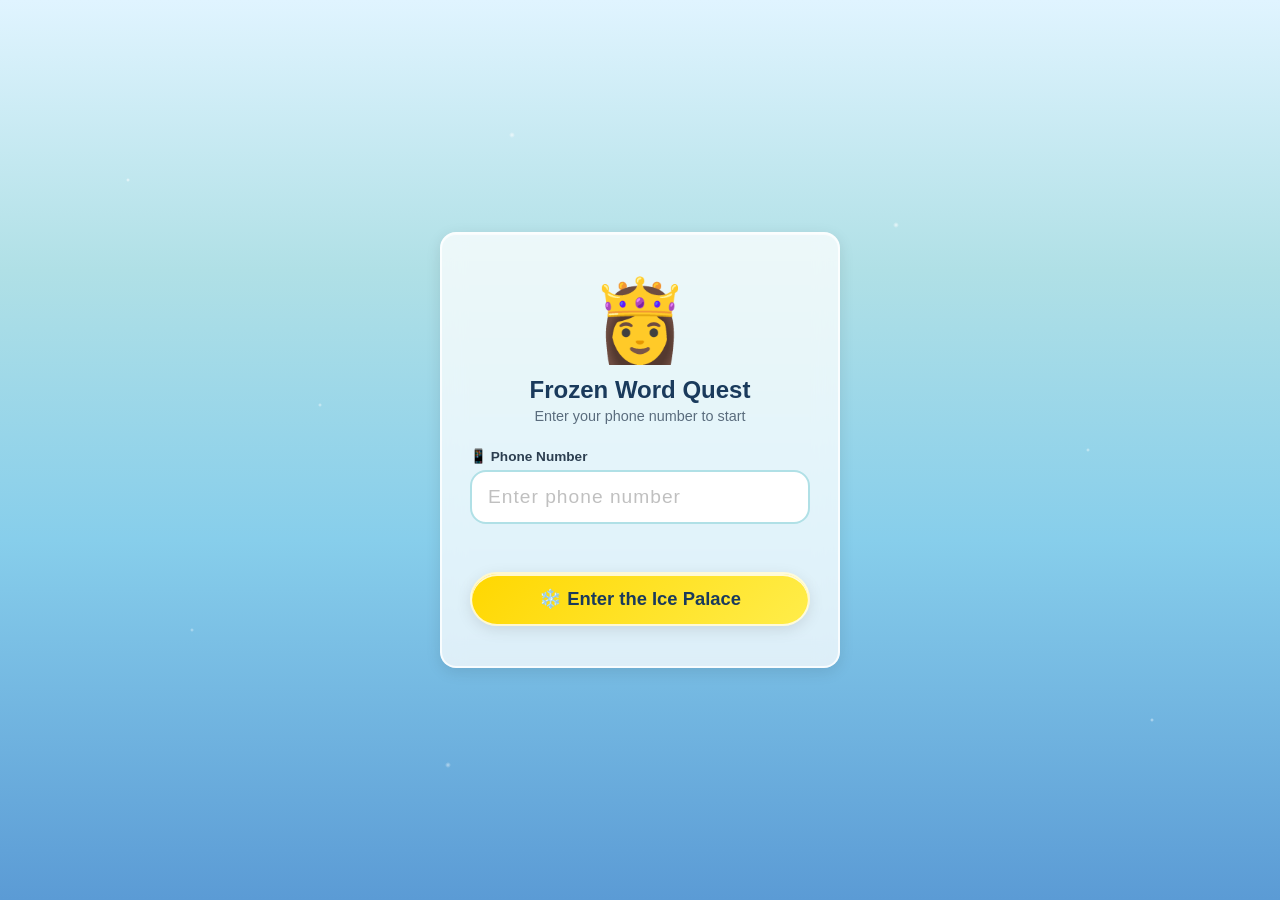
<file: login-standalone.html>
<!DOCTYPE html>
<html lang="en">
<head>
<meta charset="UTF-8">
<meta name="viewport" content="width=device-width, initial-scale=1.0, user-scalable=no">
<title>Frozen Word Quest — Login</title>
<style>/* ========================================
   Frozen (冰雪奇缘) Theme — Word Game
   ======================================== */

:root {
  --ice-blue: #87CEEB;
  --ice-light: #B0E0E6;
  --ice-pale: #E0F4FF;
  --snow-white: #F5F9FC;
  --frost-purple: #9370DB;
  --frost-purple-light: #B39DDB;
  --frost-silver: #C0C0C0;
  --deep-blue: #1a3a5c;
  --gold: #FFD700;
  --gold-light: #FFED4A;
  --star-yellow: #FFC107;
  --correct-green: #4CAF50;
  --wrong-red: #F44336;
  --text-dark: #2c3e50;
  --text-light: #5a6c7d;
  --shadow: 0 4px 15px rgba(0,0,0,0.1);
  --shadow-lg: 0 8px 30px rgba(0,0,0,0.15);
  --radius: 16px;
  --radius-sm: 10px;
}

* { margin: 0; padding: 0; box-sizing: border-box; }

body {
  font-family: 'Segoe UI', 'PingFang SC', 'Microsoft YaHei', sans-serif;
  background: linear-gradient(180deg, #E0F4FF 0%, #B0E0E6 30%, #87CEEB 60%, #5B9BD5 100%);
  background-attachment: fixed;
  min-height: 100vh;
  color: var(--text-dark);
  overflow-x: hidden;
  position: relative;
}

/* Snowflake background animation */
body::before {
  content: '';
  position: fixed; top: 0; left: 0; width: 100%; height: 100%;
  pointer-events: none; z-index: 0;
  background-image:
    radial-gradient(2px 2px at 10% 20%, rgba(255,255,255,0.8), transparent),
    radial-gradient(2px 2px at 25% 45%, rgba(255,255,255,0.6), transparent),
    radial-gradient(3px 3px at 40% 15%, rgba(255,255,255,0.7), transparent),
    radial-gradient(2px 2px at 55% 35%, rgba(255,255,255,0.5), transparent),
    radial-gradient(3px 3px at 70% 25%, rgba(255,255,255,0.7), transparent),
    radial-gradient(2px 2px at 85% 50%, rgba(255,255,255,0.6), transparent),
    radial-gradient(2px 2px at 15% 70%, rgba(255,255,255,0.5), transparent),
    radial-gradient(3px 3px at 60% 65%, rgba(255,255,255,0.7), transparent),
    radial-gradient(2px 2px at 90% 80%, rgba(255,255,255,0.6), transparent),
    radial-gradient(3px 3px at 35% 85%, rgba(255,255,255,0.5), transparent);
  animation: snowDrift 20s linear infinite;
}

@keyframes snowDrift {
  0% { transform: translateY(0); }
  100% { transform: translateY(-30px); }
}

/* Frosted glass card */
.frost-card {
  background: rgba(255,255,255,0.75);
  backdrop-filter: blur(12px);
  -webkit-backdrop-filter: blur(12px);
  border-radius: var(--radius);
  border: 2px solid rgba(255,255,255,0.8);
  box-shadow: var(--shadow), inset 0 1px 0 rgba(255,255,255,0.6);
  padding: 24px;
}

/* Ice button */
.ice-btn {
  display: inline-flex; align-items: center; justify-content: center; gap: 8px;
  padding: 12px 28px;
  background: linear-gradient(135deg, var(--ice-blue), var(--ice-light));
  border: 2px solid rgba(255,255,255,0.8);
  border-radius: 32px;
  color: var(--deep-blue);
  font-size: 1.1rem; font-weight: 700;
  cursor: pointer;
  box-shadow: var(--shadow), inset 0 2px 0 rgba(255,255,255,0.8);
  transition: all 0.2s;
  position: relative; z-index: 1;
  user-select: none;
  text-decoration: none;
}
.ice-btn:hover {
  transform: translateY(-2px);
  box-shadow: var(--shadow-lg), inset 0 2px 0 rgba(255,255,255,0.8);
}
.ice-btn:active {
  transform: translateY(0);
  box-shadow: 0 2px 6px rgba(0,0,0,0.1);
}
.ice-btn.purple {
  background: linear-gradient(135deg, var(--frost-purple), var(--frost-purple-light));
  color: white;
}
.ice-btn.gold {
  background: linear-gradient(135deg, var(--gold), var(--gold-light));
  color: var(--deep-blue);
}
.ice-btn:disabled {
  opacity: 0.5; cursor: not-allowed; pointer-events: none;
}

/* Snowflake decoration */
.snowflake-icon {
  font-size: 1.4em;
  animation: spin 8s linear infinite;
  display: inline-block;
}
@keyframes spin {
  from { transform: rotate(0deg); }
  to { transform: rotate(360deg); }
}

/* Star display */
.star-bar {
  display: flex; align-items: center; gap: 6px;
  padding: 8px 16px;
  background: rgba(255,255,255,0.6);
  border-radius: 24px;
  font-weight: 700; font-size: 1rem;
  color: var(--deep-blue);
  border: 1px solid rgba(255,255,255,0.8);
}
.star-bar .star-icon { font-size: 1.3em; }

/* Page header */
.page-header {
  text-align: center; padding: 20px 16px 8px;
  position: relative; z-index: 1;
}
.page-header h1 {
  font-size: 1.8rem;
  color: var(--deep-blue);
  text-shadow: 0 2px 4px rgba(255,255,255,0.6);
}
.page-header .subtitle {
  color: var(--text-light); font-size: 0.95rem; margin-top: 4px;
}

/* Stage indicator pills */
.stage-pills {
  display: flex; justify-content: center; gap: 8px; flex-wrap: wrap;
  padding: 8px 16px; position: relative; z-index: 1;
}
.stage-pill {
  padding: 6px 14px; border-radius: 20px;
  background: rgba(255,255,255,0.5);
  font-size: 0.8rem; font-weight: 600;
  border: 1px solid rgba(255,255,255,0.6);
  color: var(--text-light);
}
.stage-pill.active {
  background: linear-gradient(135deg, var(--ice-blue), var(--ice-light));
  color: var(--deep-blue);
  border-color: white;
  box-shadow: 0 2px 8px rgba(135,206,235,0.4);
}
.stage-pill.done {
  background: var(--correct-green);
  color: white; border-color: white;
}

/* Word card */
.word-card {
  display: flex; flex-direction: column; align-items: center; gap: 4px;
  padding: 16px 20px;
  background: white;
  border-radius: var(--radius-sm);
  box-shadow: var(--shadow);
  border: 2px solid var(--ice-light);
  cursor: pointer;
  transition: all 0.2s;
  user-select: none;
  min-width: 80px;
}
.word-card:hover {
  transform: translateY(-3px);
  box-shadow: var(--shadow-lg);
  border-color: var(--ice-blue);
}
.word-card .word-emoji { font-size: 2.4rem; }

/* Custom SVG emoji */
.custom-emoji-svg {
  display: inline-block; vertical-align: middle;
}
/* Scene emoji (big) */
.scene-emoji .custom-emoji-svg { width: 72px; height: auto; }
/* Word choice emoji */
.choice-emoji .custom-emoji-svg,
.match-emoji .custom-emoji-svg { width: 48px; height: auto; }
/* Boss choice */
.boss-choice .custom-emoji-svg { width: 48px; height: auto; }
/* Review card */
.rev-emoji .custom-emoji-svg { width: 36px; height: auto; }
.word-card .word-en { font-size: 1.1rem; font-weight: 700; color: var(--deep-blue); }

/* Animation: pop-in */
@keyframes popIn {
  0% { transform: scale(0); opacity: 0; }
  60% { transform: scale(1.15); }
  100% { transform: scale(1); opacity: 1; }
}
.pop-in { animation: popIn 0.4s ease-out forwards; }

/* Animation: sparkle */
@keyframes sparkle {
  0%,100% { opacity: 1; transform: scale(1); }
  50% { opacity: 0.5; transform: scale(1.3); }
}
.sparkle { animation: sparkle 0.6s ease-in-out; }

/* Animation: shake */
@keyframes shake {
  0%,100% { transform: translateX(0); }
  20%,60% { transform: translateX(-6px); }
  40%,80% { transform: translateX(6px); }
}
.shake { animation: shake 0.4s ease; }

/* Snow overlay */
.snow-overlay {
  position: fixed; top: 0; left: 0; width: 100%; height: 100%;
  pointer-events: none; z-index: 9999;
}

/* Progress bar */
.progress-bar {
  width: 100%; height: 8px;
  background: rgba(255,255,255,0.5);
  border-radius: 4px; overflow: hidden;
}
.progress-bar .fill {
  height: 100%;
  background: linear-gradient(90deg, var(--ice-blue), var(--frost-purple));
  border-radius: 4px;
  transition: width 0.5s ease;
}

/* Responsive — phones */
@media (max-width: 600px) {
  .page-header h1 { font-size: 1.4rem; }
  .ice-btn { padding: 10px 20px; font-size: 0.95rem; }
  .frost-card { padding: 16px; }
}

/* iPad / Tablet */
@media (min-width: 601px) and (max-width: 1024px) {
  .container { max-width: 90vw; }
  .page-header h1 { font-size: 1.6rem; }
  .ice-btn { padding: 14px 30px; font-size: 1.1rem; min-height: 48px; }
  .word-btn { padding: 14px 26px; font-size: 1.15rem; min-height: 48px; }
  .word-choice { padding: 16px 18px; font-size: 1.15rem; min-height: 48px; }
  .speaker-btn { width: 80px; height: 80px; font-size: 2.5rem; }
  .letter-cell { width: 44px; height: 44px; font-size: 1.2rem; }
  .choice-card { padding: 22px 18px; }
  .boss-choice { padding: 18px 14px; font-size: 1.1rem; min-height: 52px; }
}

/* iPad touch optimization */
@media (hover: none) and (pointer: coarse) {
  .word-btn, .word-choice, .choice-card, .boss-choice, .match-card, .letter-cell {
    cursor: default;
    -webkit-tap-highlight-color: transparent;
  }
  .word-btn:active, .word-choice:active, .choice-card:active, .boss-choice:active {
    transform: scale(0.95);
  }
}
</style>
<style>
  body {
    display: flex; align-items: center; justify-content: center;
    min-height: 100vh; margin: 0;
  }
  .login-card {
    text-align: center; padding: 40px 28px; max-width: 400px; width: 90%;
  }
  .login-elsa { font-size: 5rem; margin-bottom: 8px; }
  .login-title {
    font-size: 1.5rem; font-weight: 800; color: var(--deep-blue); margin-bottom: 4px;
  }
  .login-sub {
    font-size: 0.9rem; color: var(--text-light); margin-bottom: 24px;
  }
  .input-group {
    margin-bottom: 16px; text-align: left;
  }
  .input-group label {
    display: block; font-size: 0.85rem; font-weight: 600;
    color: var(--text-dark); margin-bottom: 6px;
  }
  .phone-input {
    width: 100%; padding: 14px 16px; font-size: 1.2rem;
    border: 2px solid var(--ice-light); border-radius: var(--radius);
    background: white; color: var(--deep-blue); outline: none;
    box-sizing: border-box; letter-spacing: 2px;
    transition: border-color 0.2s;
  }
  .phone-input:focus { border-color: var(--ice-blue); }
  .phone-input::placeholder { color: var(--frost-silver); letter-spacing: 1px; }
  .error-msg {
    color: var(--wrong-red); font-size: 0.85rem; font-weight: 600;
    min-height: 20px; margin-top: 4px;
  }
  .login-btn {
    width: 100%; padding: 14px; font-size: 1.15rem; margin-top: 8px;
  }
  .snowflake-bg {
    position: absolute; font-size: 2rem; opacity: 0.3; pointer-events: none;
  }
</style>
</head>
<body>

<div class="frost-card login-card">
  <div class="login-elsa">👸</div>
  <div class="login-title">Frozen Word Quest</div>
  <div class="login-sub">Enter your phone number to start</div>

  <div class="input-group">
    <label>📱 Phone Number</label>
    <input type="tel" class="phone-input" id="phoneInput"
           placeholder="Enter phone number"
           maxlength="11" inputmode="numeric" pattern="[0-9]*"
           oninput="this.value=this.value.replace(/[^0-9]/g,'')">
    <div class="error-msg" id="errorMsg"></div>
  </div>

  <button class="ice-btn gold login-btn" onclick="doLogin()">❄️ Enter the Ice Palace</button>
</div>

<!-- ============================================
     WHITELIST — edit phone numbers below
     Add/remove numbers as needed
     ============================================ -->
<script>
const PHONE_WHITELIST = [
  "15018406631",
  "13544353934"
  // Add more numbers above this line
];
</script>

<script>
// ========================================
// Check if already logged in
// ========================================
(function() {
  const token = localStorage.getItem('frozen_word_quest_login');
  if (token) {
    try {
      const data = JSON.parse(atob(token));
      // Check if login is still valid (24 hours)
      if (data.phone && data.expires > Date.now()) {
        window.location.href = 'index.html';
      }
    } catch(e) {}
  }
})();

function doLogin() {
  const phone = document.getElementById('phoneInput').value.trim();
  const errorEl = document.getElementById('errorMsg');

  // Validate
  if (!phone) {
    errorEl.textContent = 'Please enter your phone number';
    return;
  }
  if (!/^1[3-9]\d{9}$/.test(phone)) {
    errorEl.textContent = 'Please enter a valid 11-digit phone number';
    return;
  }

  // Check whitelist
  if (!PHONE_WHITELIST.includes(phone)) {
    errorEl.textContent = 'This number is not registered. Please contact your teacher.';
    return;
  }

  // Success! Save login token (valid 24 hours)
  const token = btoa(JSON.stringify({
    phone: phone,
    expires: Date.now() + 24 * 60 * 60 * 1000
  }));
  localStorage.setItem('frozen_word_quest_login', token);

  // Redirect to main game
  window.location.href = 'index.html';
}

// Allow Enter key to submit
document.getElementById('phoneInput').addEventListener('keydown', function(e) {
  if (e.key === 'Enter') doLogin();
});
</script>

</body>
</html>
</file>
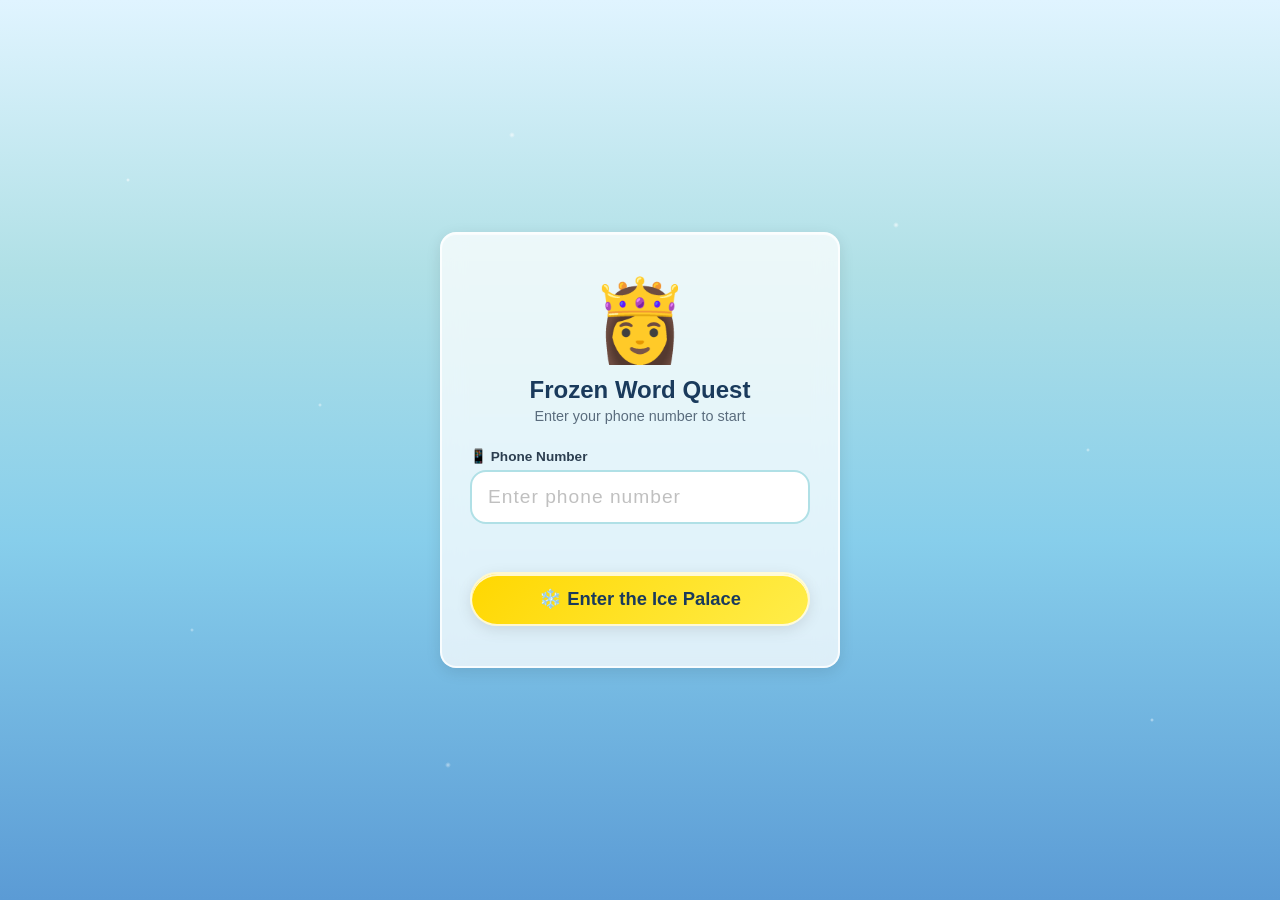
<file: login.html>
<!DOCTYPE html>
<html lang="en">
<head>
<meta charset="UTF-8">
<meta name="viewport" content="width=device-width, initial-scale=1.0, user-scalable=no">
<title>Frozen Word Quest — Login</title>
<link rel="stylesheet" href="shared/frozen-theme.css">
<style>
  body {
    display: flex; align-items: center; justify-content: center;
    min-height: 100vh; margin: 0;
  }
  .login-card {
    text-align: center; padding: 40px 28px; max-width: 400px; width: 90%;
  }
  .login-elsa { font-size: 5rem; margin-bottom: 8px; }
  .login-title {
    font-size: 1.5rem; font-weight: 800; color: var(--deep-blue); margin-bottom: 4px;
  }
  .login-sub {
    font-size: 0.9rem; color: var(--text-light); margin-bottom: 24px;
  }
  .input-group {
    margin-bottom: 16px; text-align: left;
  }
  .input-group label {
    display: block; font-size: 0.85rem; font-weight: 600;
    color: var(--text-dark); margin-bottom: 6px;
  }
  .phone-input {
    width: 100%; padding: 14px 16px; font-size: 1.2rem;
    border: 2px solid var(--ice-light); border-radius: var(--radius);
    background: white; color: var(--deep-blue); outline: none;
    box-sizing: border-box; letter-spacing: 2px;
    transition: border-color 0.2s;
  }
  .phone-input:focus { border-color: var(--ice-blue); }
  .phone-input::placeholder { color: var(--frost-silver); letter-spacing: 1px; }
  .error-msg {
    color: var(--wrong-red); font-size: 0.85rem; font-weight: 600;
    min-height: 20px; margin-top: 4px;
  }
  .login-btn {
    width: 100%; padding: 14px; font-size: 1.15rem; margin-top: 8px;
  }
  .snowflake-bg {
    position: absolute; font-size: 2rem; opacity: 0.3; pointer-events: none;
  }
</style>
</head>
<body>

<div class="frost-card login-card">
  <div class="login-elsa">👸</div>
  <div class="login-title">Frozen Word Quest</div>
  <div class="login-sub">Enter your phone number to start</div>

  <div class="input-group">
    <label>📱 Phone Number</label>
    <input type="tel" class="phone-input" id="phoneInput"
           placeholder="Enter phone number"
           maxlength="11" inputmode="numeric" pattern="[0-9]*"
           oninput="this.value=this.value.replace(/[^0-9]/g,'')">
    <div class="error-msg" id="errorMsg"></div>
  </div>

  <button class="ice-btn gold login-btn" onclick="doLogin()">❄️ Enter the Ice Palace</button>
</div>

<!-- ============================================
     WHITELIST — edit phone numbers below
     Add/remove numbers as needed
     ============================================ -->
<script>
const PHONE_WHITELIST = [
  "15018406631",
  "13544353934"
  // Add more numbers above this line
];
</script>

<script>
// ========================================
// Check if already logged in
// ========================================
(function() {
  const token = localStorage.getItem('frozen_word_quest_login');
  if (token) {
    try {
      const data = JSON.parse(atob(token));
      // Check if login is still valid (24 hours)
      if (data.phone && data.expires > Date.now()) {
        window.location.href = 'index.html';
      }
    } catch(e) {}
  }
})();

function doLogin() {
  const phone = document.getElementById('phoneInput').value.trim();
  const errorEl = document.getElementById('errorMsg');

  // Validate
  if (!phone) {
    errorEl.textContent = 'Please enter your phone number';
    return;
  }
  if (!/^1[3-9]\d{9}$/.test(phone)) {
    errorEl.textContent = 'Please enter a valid 11-digit phone number';
    return;
  }

  // Check whitelist
  if (!PHONE_WHITELIST.includes(phone)) {
    errorEl.textContent = 'This number is not registered. Please contact your teacher.';
    return;
  }

  // Success! Save login token (valid 24 hours)
  const token = btoa(JSON.stringify({
    phone: phone,
    expires: Date.now() + 24 * 60 * 60 * 1000
  }));
  localStorage.setItem('frozen_word_quest_login', token);

  // Redirect to main game
  window.location.href = 'index.html';
}

// Allow Enter key to submit
document.getElementById('phoneInput').addEventListener('keydown', function(e) {
  if (e.key === 'Enter') doLogin();
});
</script>

</body>
</html>
</file>
<file: shared/frozen-theme.css>
/* ========================================
   Frozen (冰雪奇缘) Theme — Word Game
   ======================================== */

:root {
  --ice-blue: #87CEEB;
  --ice-light: #B0E0E6;
  --ice-pale: #E0F4FF;
  --snow-white: #F5F9FC;
  --frost-purple: #9370DB;
  --frost-purple-light: #B39DDB;
  --frost-silver: #C0C0C0;
  --deep-blue: #1a3a5c;
  --gold: #FFD700;
  --gold-light: #FFED4A;
  --star-yellow: #FFC107;
  --correct-green: #4CAF50;
  --wrong-red: #F44336;
  --text-dark: #2c3e50;
  --text-light: #5a6c7d;
  --shadow: 0 4px 15px rgba(0,0,0,0.1);
  --shadow-lg: 0 8px 30px rgba(0,0,0,0.15);
  --radius: 16px;
  --radius-sm: 10px;
}

* { margin: 0; padding: 0; box-sizing: border-box; }

body {
  font-family: 'Segoe UI', 'PingFang SC', 'Microsoft YaHei', sans-serif;
  background: linear-gradient(180deg, #E0F4FF 0%, #B0E0E6 30%, #87CEEB 60%, #5B9BD5 100%);
  background-attachment: fixed;
  min-height: 100vh;
  color: var(--text-dark);
  overflow-x: hidden;
  position: relative;
}

/* Snowflake background animation */
body::before {
  content: '';
  position: fixed; top: 0; left: 0; width: 100%; height: 100%;
  pointer-events: none; z-index: 0;
  background-image:
    radial-gradient(2px 2px at 10% 20%, rgba(255,255,255,0.8), transparent),
    radial-gradient(2px 2px at 25% 45%, rgba(255,255,255,0.6), transparent),
    radial-gradient(3px 3px at 40% 15%, rgba(255,255,255,0.7), transparent),
    radial-gradient(2px 2px at 55% 35%, rgba(255,255,255,0.5), transparent),
    radial-gradient(3px 3px at 70% 25%, rgba(255,255,255,0.7), transparent),
    radial-gradient(2px 2px at 85% 50%, rgba(255,255,255,0.6), transparent),
    radial-gradient(2px 2px at 15% 70%, rgba(255,255,255,0.5), transparent),
    radial-gradient(3px 3px at 60% 65%, rgba(255,255,255,0.7), transparent),
    radial-gradient(2px 2px at 90% 80%, rgba(255,255,255,0.6), transparent),
    radial-gradient(3px 3px at 35% 85%, rgba(255,255,255,0.5), transparent);
  animation: snowDrift 20s linear infinite;
}

@keyframes snowDrift {
  0% { transform: translateY(0); }
  100% { transform: translateY(-30px); }
}

/* Frosted glass card */
.frost-card {
  background: rgba(255,255,255,0.75);
  backdrop-filter: blur(12px);
  -webkit-backdrop-filter: blur(12px);
  border-radius: var(--radius);
  border: 2px solid rgba(255,255,255,0.8);
  box-shadow: var(--shadow), inset 0 1px 0 rgba(255,255,255,0.6);
  padding: 24px;
}

/* Ice button */
.ice-btn {
  display: inline-flex; align-items: center; justify-content: center; gap: 8px;
  padding: 12px 28px;
  background: linear-gradient(135deg, var(--ice-blue), var(--ice-light));
  border: 2px solid rgba(255,255,255,0.8);
  border-radius: 32px;
  color: var(--deep-blue);
  font-size: 1.1rem; font-weight: 700;
  cursor: pointer;
  box-shadow: var(--shadow), inset 0 2px 0 rgba(255,255,255,0.8);
  transition: all 0.2s;
  position: relative; z-index: 1;
  user-select: none;
  text-decoration: none;
}
.ice-btn:hover {
  transform: translateY(-2px);
  box-shadow: var(--shadow-lg), inset 0 2px 0 rgba(255,255,255,0.8);
}
.ice-btn:active {
  transform: translateY(0);
  box-shadow: 0 2px 6px rgba(0,0,0,0.1);
}
.ice-btn.purple {
  background: linear-gradient(135deg, var(--frost-purple), var(--frost-purple-light));
  color: white;
}
.ice-btn.gold {
  background: linear-gradient(135deg, var(--gold), var(--gold-light));
  color: var(--deep-blue);
}
.ice-btn:disabled {
  opacity: 0.5; cursor: not-allowed; pointer-events: none;
}

/* Snowflake decoration */
.snowflake-icon {
  font-size: 1.4em;
  animation: spin 8s linear infinite;
  display: inline-block;
}
@keyframes spin {
  from { transform: rotate(0deg); }
  to { transform: rotate(360deg); }
}

/* Star display */
.star-bar {
  display: flex; align-items: center; gap: 6px;
  padding: 8px 16px;
  background: rgba(255,255,255,0.6);
  border-radius: 24px;
  font-weight: 700; font-size: 1rem;
  color: var(--deep-blue);
  border: 1px solid rgba(255,255,255,0.8);
}
.star-bar .star-icon { font-size: 1.3em; }

/* Page header */
.page-header {
  text-align: center; padding: 20px 16px 8px;
  position: relative; z-index: 1;
}
.page-header h1 {
  font-size: 1.8rem;
  color: var(--deep-blue);
  text-shadow: 0 2px 4px rgba(255,255,255,0.6);
}
.page-header .subtitle {
  color: var(--text-light); font-size: 0.95rem; margin-top: 4px;
}

/* Stage indicator pills */
.stage-pills {
  display: flex; justify-content: center; gap: 8px; flex-wrap: wrap;
  padding: 8px 16px; position: relative; z-index: 1;
}
.stage-pill {
  padding: 6px 14px; border-radius: 20px;
  background: rgba(255,255,255,0.5);
  font-size: 0.8rem; font-weight: 600;
  border: 1px solid rgba(255,255,255,0.6);
  color: var(--text-light);
}
.stage-pill.active {
  background: linear-gradient(135deg, var(--ice-blue), var(--ice-light));
  color: var(--deep-blue);
  border-color: white;
  box-shadow: 0 2px 8px rgba(135,206,235,0.4);
}
.stage-pill.done {
  background: var(--correct-green);
  color: white; border-color: white;
}

/* Word card */
.word-card {
  display: flex; flex-direction: column; align-items: center; gap: 4px;
  padding: 16px 20px;
  background: white;
  border-radius: var(--radius-sm);
  box-shadow: var(--shadow);
  border: 2px solid var(--ice-light);
  cursor: pointer;
  transition: all 0.2s;
  user-select: none;
  min-width: 80px;
}
.word-card:hover {
  transform: translateY(-3px);
  box-shadow: var(--shadow-lg);
  border-color: var(--ice-blue);
}
.word-card .word-emoji { font-size: 2.4rem; }

/* Custom SVG emoji */
.custom-emoji-svg {
  display: inline-block; vertical-align: middle;
}
/* Scene emoji (big) */
.scene-emoji .custom-emoji-svg { width: 72px; height: auto; }
/* Word choice emoji */
.choice-emoji .custom-emoji-svg,
.match-emoji .custom-emoji-svg { width: 48px; height: auto; }
/* Boss choice */
.boss-choice .custom-emoji-svg { width: 48px; height: auto; }
/* Review card */
.rev-emoji .custom-emoji-svg { width: 36px; height: auto; }
.word-card .word-en { font-size: 1.1rem; font-weight: 700; color: var(--deep-blue); }

/* Animation: pop-in */
@keyframes popIn {
  0% { transform: scale(0); opacity: 0; }
  60% { transform: scale(1.15); }
  100% { transform: scale(1); opacity: 1; }
}
.pop-in { animation: popIn 0.4s ease-out forwards; }

/* Animation: sparkle */
@keyframes sparkle {
  0%,100% { opacity: 1; transform: scale(1); }
  50% { opacity: 0.5; transform: scale(1.3); }
}
.sparkle { animation: sparkle 0.6s ease-in-out; }

/* Animation: shake */
@keyframes shake {
  0%,100% { transform: translateX(0); }
  20%,60% { transform: translateX(-6px); }
  40%,80% { transform: translateX(6px); }
}
.shake { animation: shake 0.4s ease; }

/* Snow overlay */
.snow-overlay {
  position: fixed; top: 0; left: 0; width: 100%; height: 100%;
  pointer-events: none; z-index: 9999;
}

/* Progress bar */
.progress-bar {
  width: 100%; height: 8px;
  background: rgba(255,255,255,0.5);
  border-radius: 4px; overflow: hidden;
}
.progress-bar .fill {
  height: 100%;
  background: linear-gradient(90deg, var(--ice-blue), var(--frost-purple));
  border-radius: 4px;
  transition: width 0.5s ease;
}

/* Responsive — phones */
@media (max-width: 600px) {
  .page-header h1 { font-size: 1.4rem; }
  .ice-btn { padding: 10px 20px; font-size: 0.95rem; }
  .frost-card { padding: 16px; }
}

/* iPad / Tablet */
@media (min-width: 601px) and (max-width: 1024px) {
  .container { max-width: 90vw; }
  .page-header h1 { font-size: 1.6rem; }
  .ice-btn { padding: 14px 30px; font-size: 1.1rem; min-height: 48px; }
  .word-btn { padding: 14px 26px; font-size: 1.15rem; min-height: 48px; }
  .word-choice { padding: 16px 18px; font-size: 1.15rem; min-height: 48px; }
  .speaker-btn { width: 80px; height: 80px; font-size: 2.5rem; }
  .letter-cell { width: 44px; height: 44px; font-size: 1.2rem; }
  .choice-card { padding: 22px 18px; }
  .boss-choice { padding: 18px 14px; font-size: 1.1rem; min-height: 52px; }
}

/* iPad touch optimization */
@media (hover: none) and (pointer: coarse) {
  .word-btn, .word-choice, .choice-card, .boss-choice, .match-card, .letter-cell {
    cursor: default;
    -webkit-tap-highlight-color: transparent;
  }
  .word-btn:active, .word-choice:active, .choice-card:active, .boss-choice:active {
    transform: scale(0.95);
  }
}
</file>
